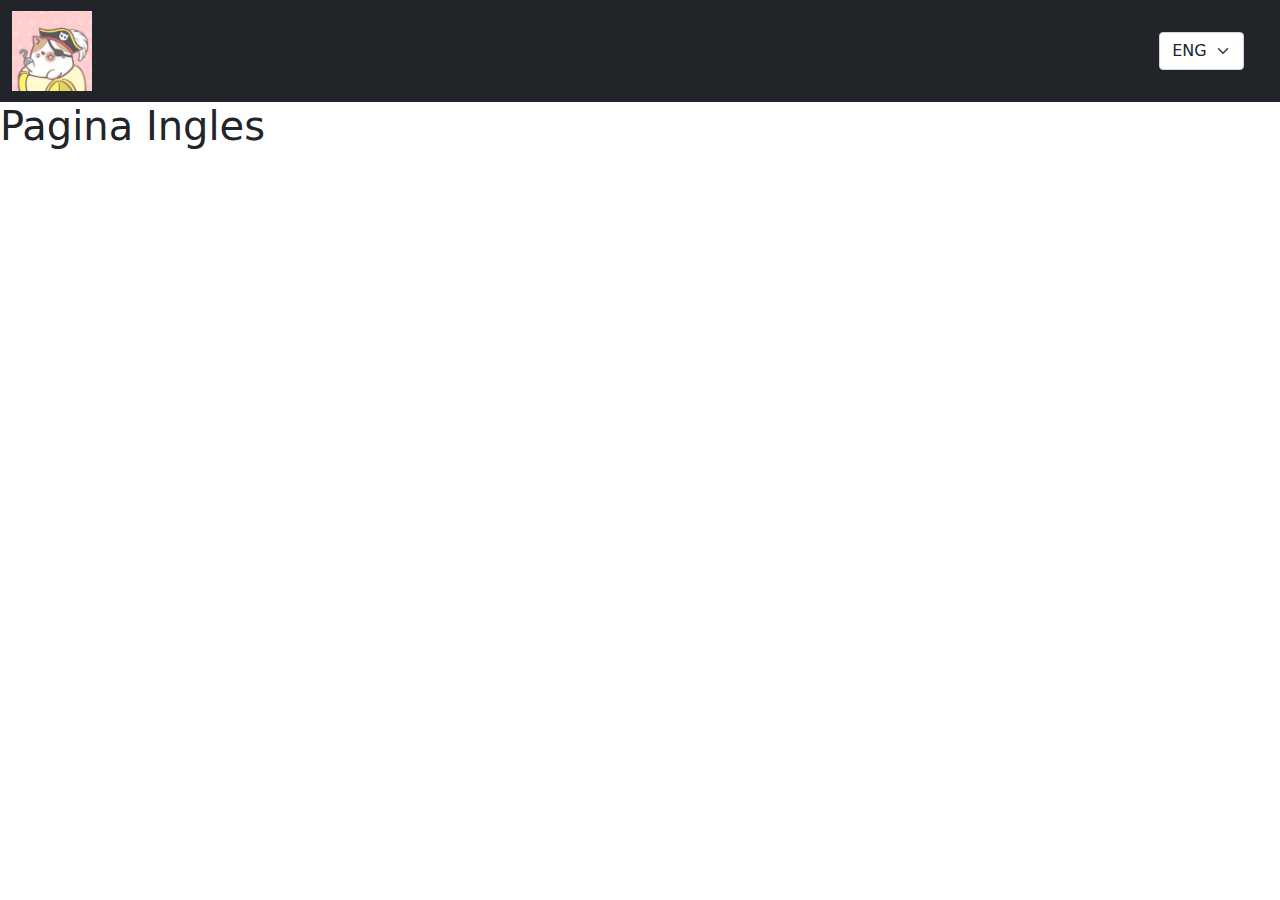
<file: PaginaWeb/maineng.html>
<!DOCTYPE html>
<html lang="en">
<head>
    <meta charset="UTF-8">
    <meta http-equiv="X-UA-Compatible" content="IE=edge">
    <meta name="viewport" content="width=device-width, initial-scale=1.0">
    <link rel="stylesheet" href="boostrap.css">
    <link rel="stylesheet" href="style.css">
    <title>Seguridad Informatica</title>
</head>
<body id="body_focus">
    <nav class="navbar navbar-dark bg-dark">
        <div class="container-fluid">
          <!--Cambiar, era en pruebas-->
            <img src="../img/logo.png" alt="" width="80" height="80" class="d-inline-block align-text-top">

            <h1 id="h_nombre" class="Nombre_h1 m-4"></h1>
          
            <div class="m-4">
                <select class="form-select  text-center" id="option"  aria-label="Default select example">
                   
                    <option  value="esp">ESP</option>
                    <option  value="eng" selected>ENG</option>
                  </select>
            </div>
        </div>
    </nav>
     <h1>Pagina Ingles</h1>
       
      
      
    <script src="main.js"></script>
</body>
</html>
</file>
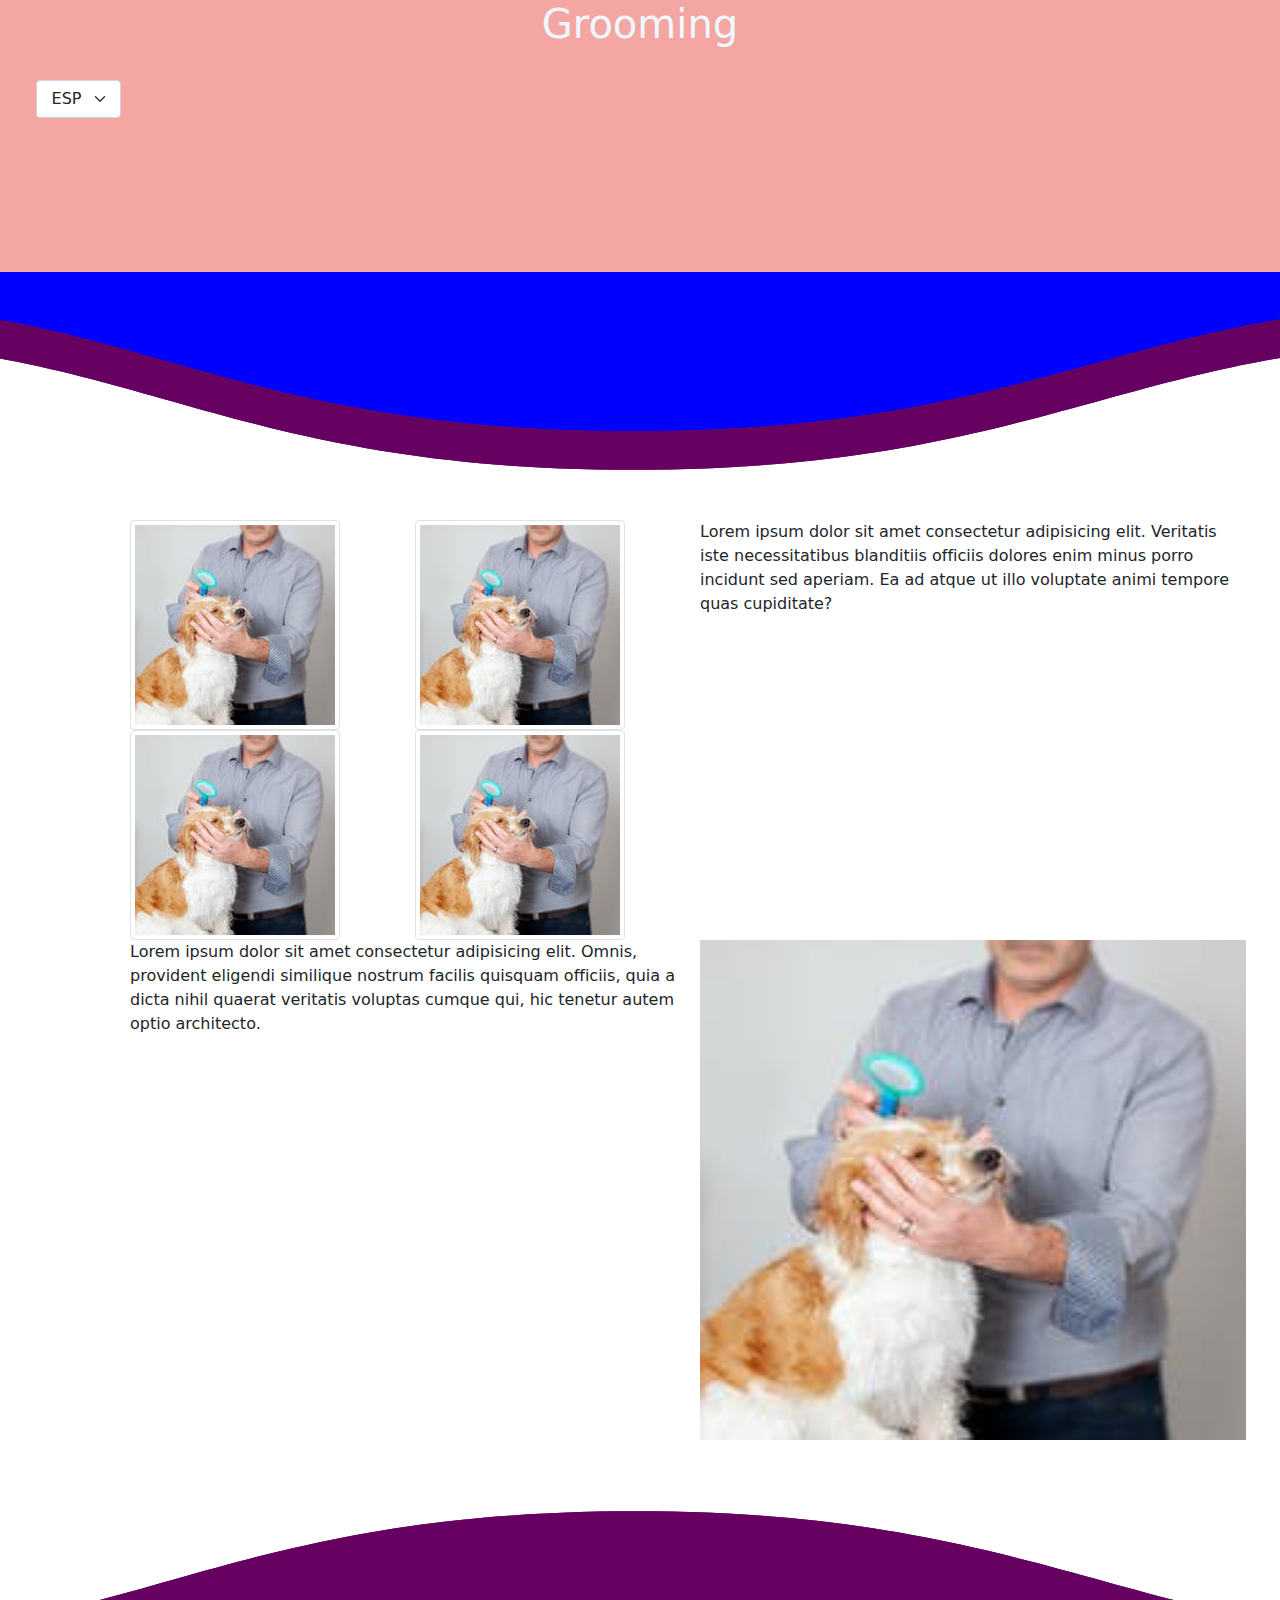
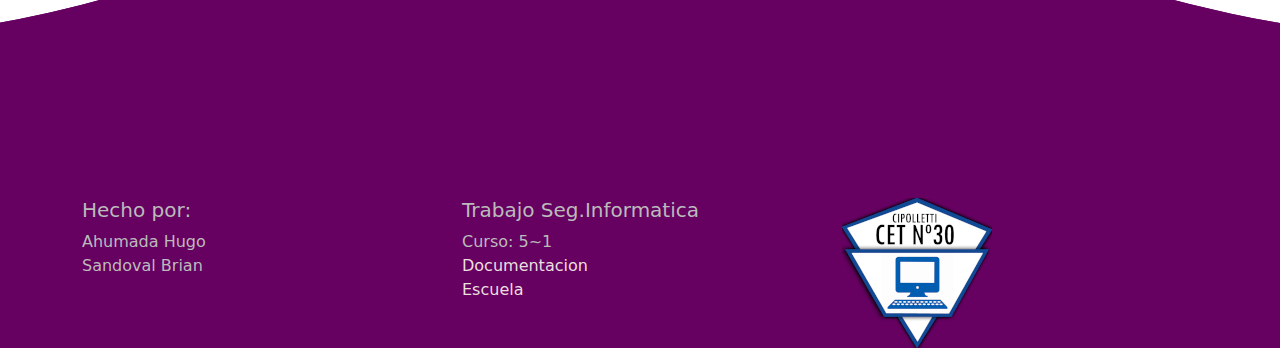
<file: PaginaWeb/esp/groomingesp.html>
<!DOCTYPE html>
<html lang="es">
<head>
    <meta charset="UTF-8">
    <meta http-equiv="X-UA-Compatible" content="IE=edge">
    <meta name="viewport" content="width=device-width, initial-scale=1.0">
    <link rel="stylesheet" href="../boostrap.css">
    <link rel="stylesheet" href="../style.css">
    <title>Seguridad Informatica</title>
</head>
<body id="body_focus">
  <header>
    <nav class="navbar grooming p-0 m">
        <div class="container-fluid">
          <!--Cambiar, era en pruebas-->
            <div class="container">
              <div class="row">                                 
                          <div class="col-md-12 text-center">
                              <h1 class="Nombre_h1 ">Grooming</h1>
                          </div>                   
              </div>
          </div>
            <div class="m-4">
              <select class="form-select  text-center" id="option_grooming"  aria-label="Default select example">
                 
                  <option  value="esp">ESP</option>
                  <option  value="eng">ENG</option>
                </select>
          </div>
        </div>
      </nav>
      
  </header>
    
        
        <div class="cover_grooming">
            <div class="wave_purple"> 
                <div class="bg_grooming"></div>
                <div class="wave_grooming "></div>
                <div class="wave_grooming "></div>
            </div>
            <div class="blue"> 
                <div class="bg_blue"></div>
                <div class="wave_blue "></div>
                <div class="wave_blue "></div>
            </div>
        </div>
        
       
  
   
    <div class="container-fluid m-5">
        <div class="container">
            <div class="row">
                <div class="col-md-6">
                    <div class="row ">
                        <div class="col-md-6"><img src="../../img/dog.jpg" class="img-thumbnail" alt="..."></div>
                        <div class="col-md-6"><img src="../../img/dog.jpg" class="img-thumbnail" alt="..."></div>
                        <div class="col-md-6"><img src="../../img/dog.jpg" class="img-thumbnail" alt="..."></div>
                        <div class="col-md-6"><img src="../../img/dog.jpg" class="img-thumbnail" alt="..."></div>
                    </div>
                </div>
                <div class="col-md-6 ">
                    Lorem ipsum dolor sit amet consectetur adipisicing elit. Veritatis iste necessitatibus blanditiis officiis dolores enim minus porro incidunt sed aperiam. Ea ad atque ut illo voluptate animi tempore quas cupiditate?
                </div>
            </div>
        </div>
        <div class="container">
            <div class="row">
                <div class="col-md-6">
                    Lorem ipsum dolor sit amet consectetur adipisicing elit. Omnis, provident eligendi similique nostrum facilis quisquam officiis, quia a dicta nihil quaerat veritatis voluptas cumque qui, hic tenetur autem optio architecto.
                </div>
                <div class="col-md-6">
                    <img src="../../img/dog.jpg" class="img-fluid imagen_grooming" alt="...">
                </div>
            </div>
        </div>
    </div>
       

  

      
       
      
<div class="cover_footer ">
    <div class="bg_footer"></div>
    <div class="wave_footer"></div>
    <div class="wave_footer"></div>
</div>
<footer>
    <div class="container ">
        <div class="row">
            <div class="col-md-4  text-start">
                <h5>Hecho por:</h5>
                <p>
                    Ahumada Hugo <br>
                    Sandoval Brian
                </p>
            </div>
            
            
            <div class="col-md-4  text-start">
                <h5> Trabajo Seg.Informatica</h5>
                
                <ul class="list-unstyled">
                    <li>Curso: 5~1</li>
                    <li><a href="#">Documentacion</a></li>
                    <li><a href="http://www.cet30.edu.ar/">Escuela</a></li>
                    
                </ul>
            </div>
            <div class="col-md-4">
                <img src="../../img/CET30.png" class="rounded float-start" alt="logo-cet-30">
            </div>
        </div>
    </div>
</footer>
    <script src="../main.js"></script>
</body>
</html>
</file>
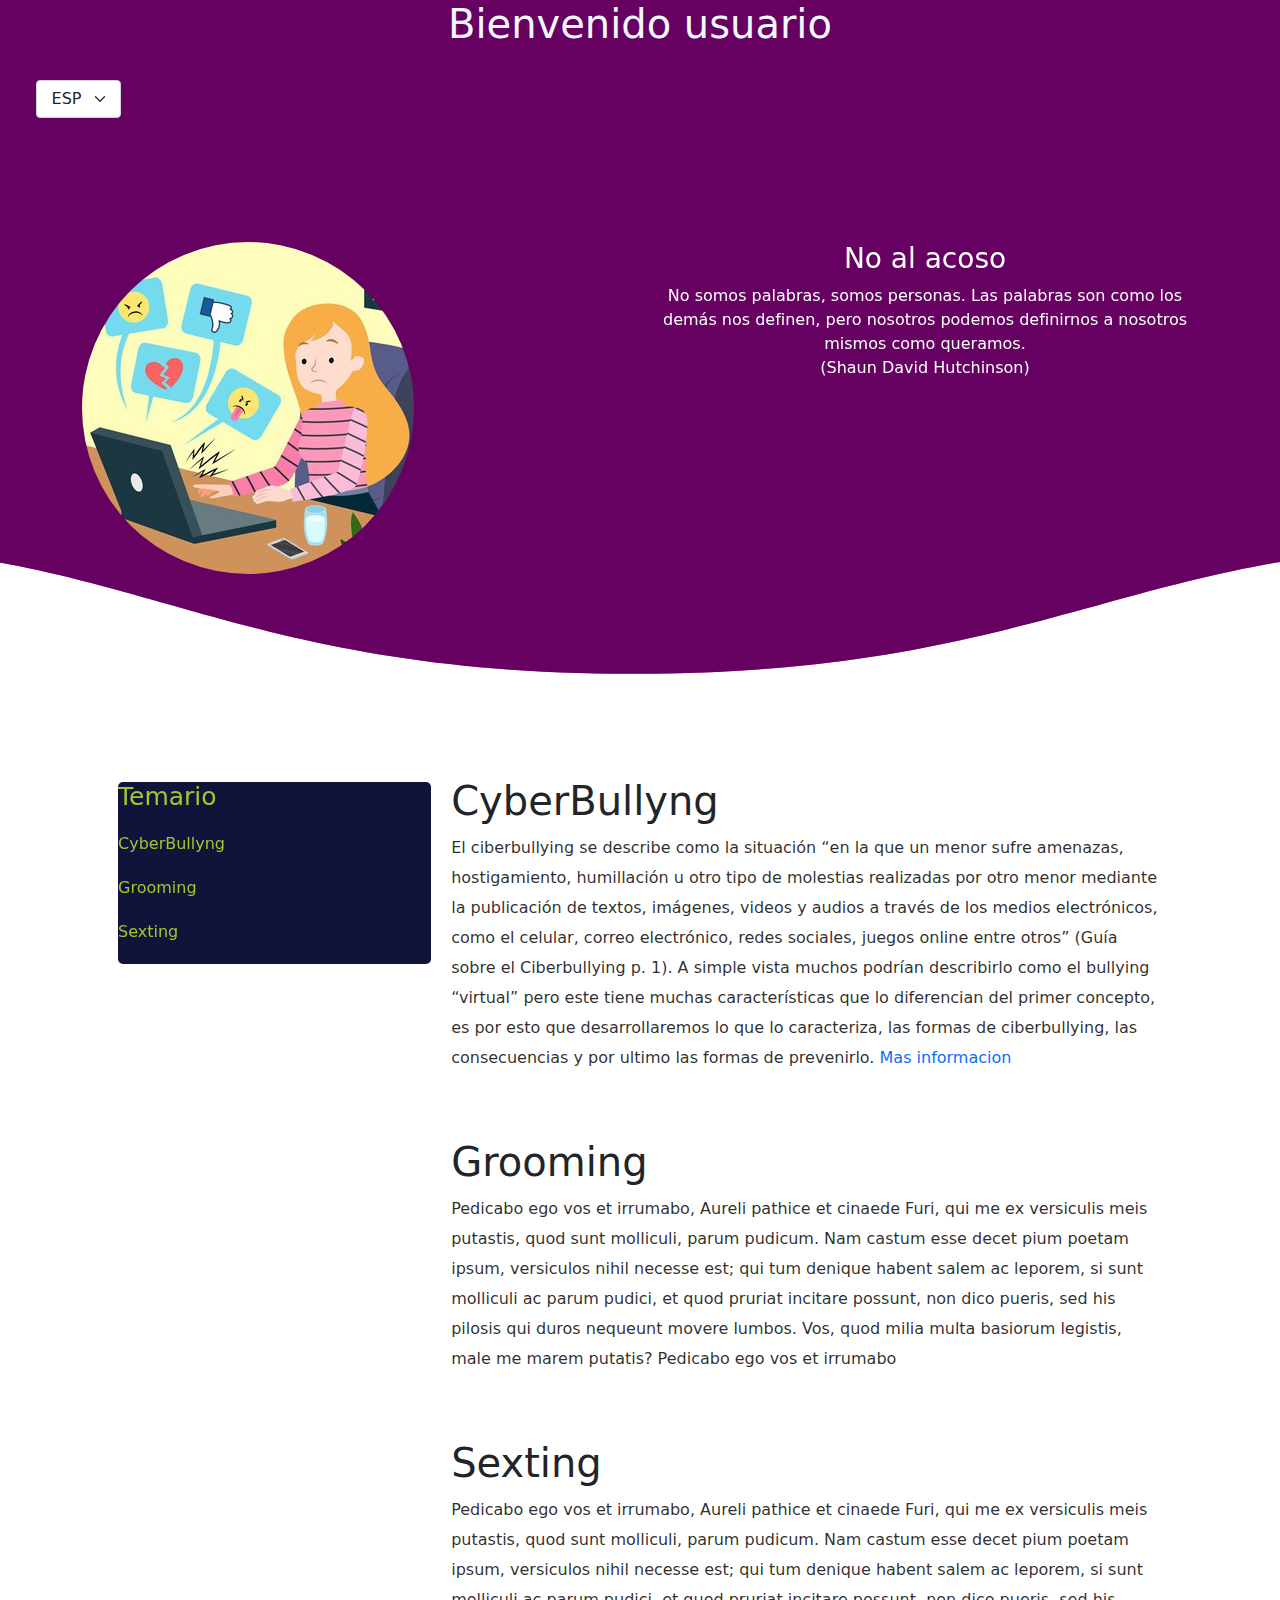
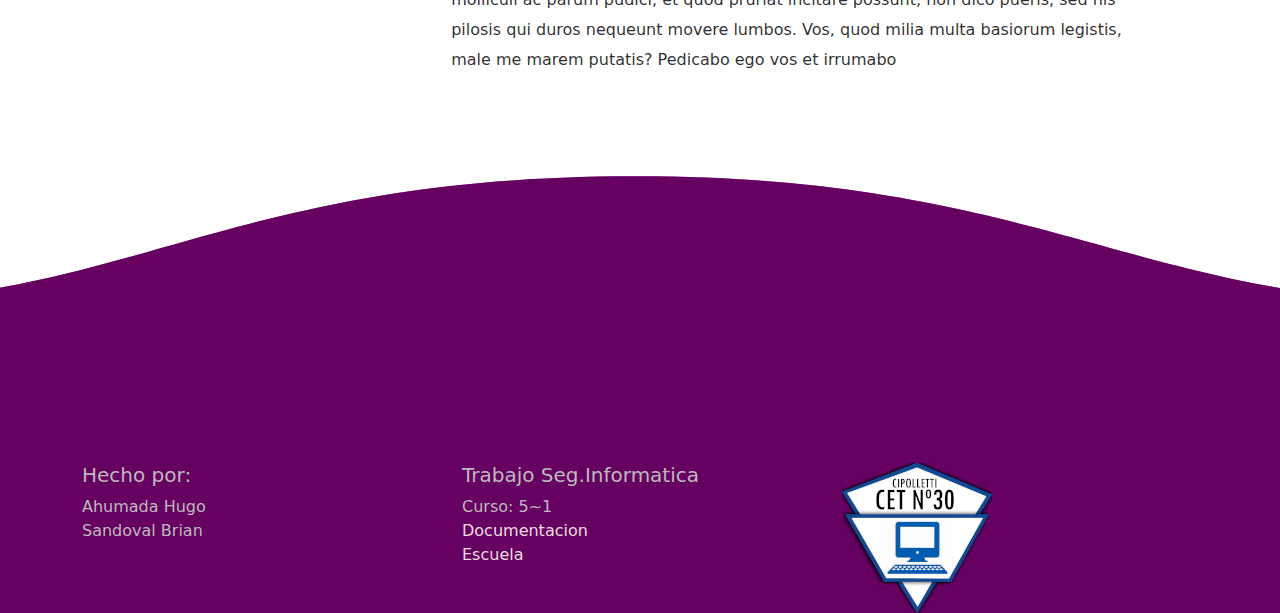
<file: PaginaWeb/esp/main.html>
<!DOCTYPE html>
<html lang="es">
<head>
    <meta charset="UTF-8">
    <meta http-equiv="X-UA-Compatible" content="IE=edge">
    <meta name="viewport" content="width=device-width, initial-scale=1.0">
    <link rel="stylesheet" href="../boostrap.css">
    <link rel="stylesheet" href="../style.css">
    <title>Seguridad Informatica</title>
</head>
<body id="body_focus">
  <header>
    <nav class="navbar p-0 m-0">
        <div class="container-fluid">
          <!--Cambiar, era en pruebas-->
            <div class="container">
              <div class="row">                                 
                          <div class="col-md-12 text-center">
                              <h1 class="Nombre_h1 ">Bienvenido usuario</h1>
                              <h1 id="h_nombre" class="Nombre_h1"></h1>
                          </div>                   
              </div>
          </div>
            <div class="m-4">
              <select class="form-select  text-center" id="option"  aria-label="Default select example">
                 
                  <option  value="esp">ESP</option>
                  <option  value="eng">ENG</option>
                </select>
          </div>
        </div>
      </nav>
      
  </header>
    
        
        <div class="cover">
                <div class="bg_color"></div>
                <div class="wave w1"></div>
                <div class="wave w2"></div>
            <div class="container">
                <div class="row">
                    <div class="col-md-6 caja mt-0 ">
                        
                            <img src="../../img/ImagenMain.jpg"  class="img-fluid imagenmain" alt="">
                        
                    </div>
                    <div class="col-md-6 caja  mt-0   text-center">
                        
                            <h3 class="h3_main">No al acoso</h3>
                            <p class="p_main">No somos palabras, somos personas. Las palabras son como los demás nos definen, pero nosotros podemos definirnos a nosotros mismos como queramos. <br>(Shaun David Hutchinson)</p>
                        
                    </div>
                </div>
            </div>
        </div>
        
       
  <main>
   
    <div class="container d-flex p-5">
       
        <aside>
            <h3 class="titulo">Temario</h3>
            <nav class="indice">
                <a href="#">CyberBullyng</a>
                <a href="#">Grooming</a>
                <a href="#">Sexting</a>
            </nav>
        </aside>
        <div class="informacion">
            <div class="articulo">
                <h1 class="titulo">CyberBullyng</h1>
                <p>El ciberbullying se describe como la situación “en la que un menor sufre amenazas, hostigamiento, humillación u otro tipo de molestias realizadas por otro menor mediante la publicación de textos, imágenes, videos y audios a través de los medios electrónicos, como el celular, correo electrónico, redes sociales, juegos online entre otros” (Guía sobre el Ciberbullying p. 1). A simple vista muchos podrían describirlo como el bullying “virtual” pero este tiene muchas características que lo diferencian del primer concepto, es por esto que desarrollaremos lo que lo caracteriza, las formas de ciberbullying, las consecuencias y por ultimo las formas de prevenirlo. <a href="../esp/ciberbullying/ciberbullying.html"> Mas informacion</a> </p>
            </div>
            <div class="articulo">
                <h1 class="titulo">Grooming</h1>
                <p>Pedicabo ego vos et irrumabo,
                    Aureli pathice et cinaede Furi,
                    qui me ex versiculis meis putastis,
                    quod sunt molliculi, parum pudicum.
                    Nam castum esse decet pium poetam
                    ipsum, versiculos nihil necesse est;
                    qui tum denique habent salem ac leporem,
                    si sunt molliculi ac parum pudici,
                    et quod pruriat incitare possunt,
                    non dico pueris, sed his pilosis
                    qui duros nequeunt movere lumbos.
                    Vos, quod milia multa basiorum
                    legistis, male me marem putatis?
                    Pedicabo ego vos et irrumabo 
            </div>
            <div class="articulo">
                <h1 class="titulo">Sexting</h1>
                <p>Pedicabo ego vos et irrumabo,
                    Aureli pathice et cinaede Furi,
                    qui me ex versiculis meis putastis,
                    quod sunt molliculi, parum pudicum.
                    Nam castum esse decet pium poetam
                    ipsum, versiculos nihil necesse est;
                    qui tum denique habent salem ac leporem,
                    si sunt molliculi ac parum pudici,
                    et quod pruriat incitare possunt,
                    non dico pueris, sed his pilosis
                    qui duros nequeunt movere lumbos.
                    Vos, quod milia multa basiorum
                    legistis, male me marem putatis?
                    Pedicabo ego vos et irrumabo</p>
            </div>
        </div>
    </div>
</main>
  

      
       
      
<div class="cover_footer ">
    <div class="bg_footer"></div>
    <div class="wave_footer w1_footer"></div>
    <div class="wave_footer w2_footer"></div>
</div>
<footer>
    <div class="container ">
        <div class="row">
            <div class="col-md-4  text-start">
                <h5>Hecho por:</h5>
                <p>
                    Ahumada Hugo <br>
                    Sandoval Brian
                </p>
            </div>
            
            
            <div class="col-md-4  text-start">
                <h5> Trabajo Seg.Informatica</h5>
                
                <ul class="list-unstyled">
                    <li>Curso: 5~1</li>
                    <li><a href="#">Documentacion</a></li>
                    <li><a href="http://www.cet30.edu.ar/">Escuela</a></li>
                    
                </ul>
            </div>
            <div class="col-md-4">
                <img src="../../img/CET30.png" class="rounded float-start" alt="logo-cet-30">
            </div>
        </div>
    </div>
</footer>
    <script src="../main.js"></script>
</body>
</html>
</file>
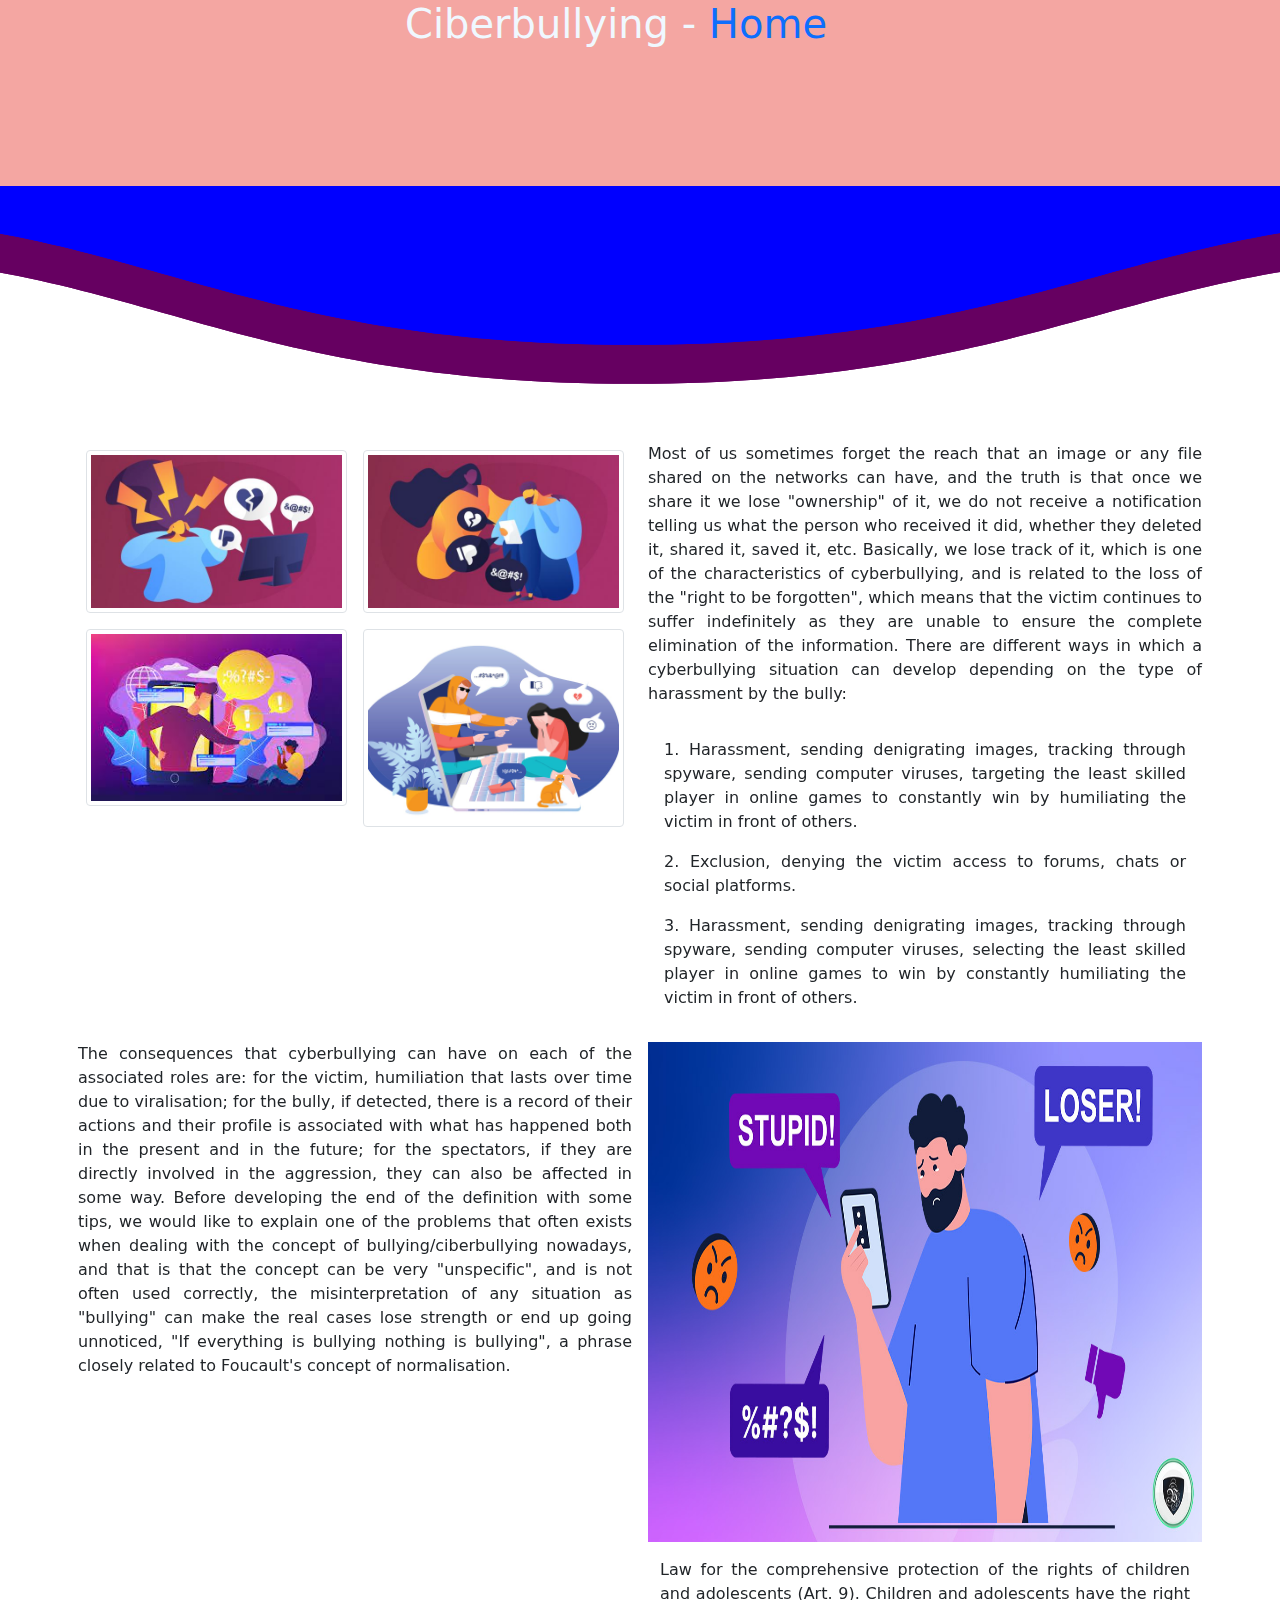
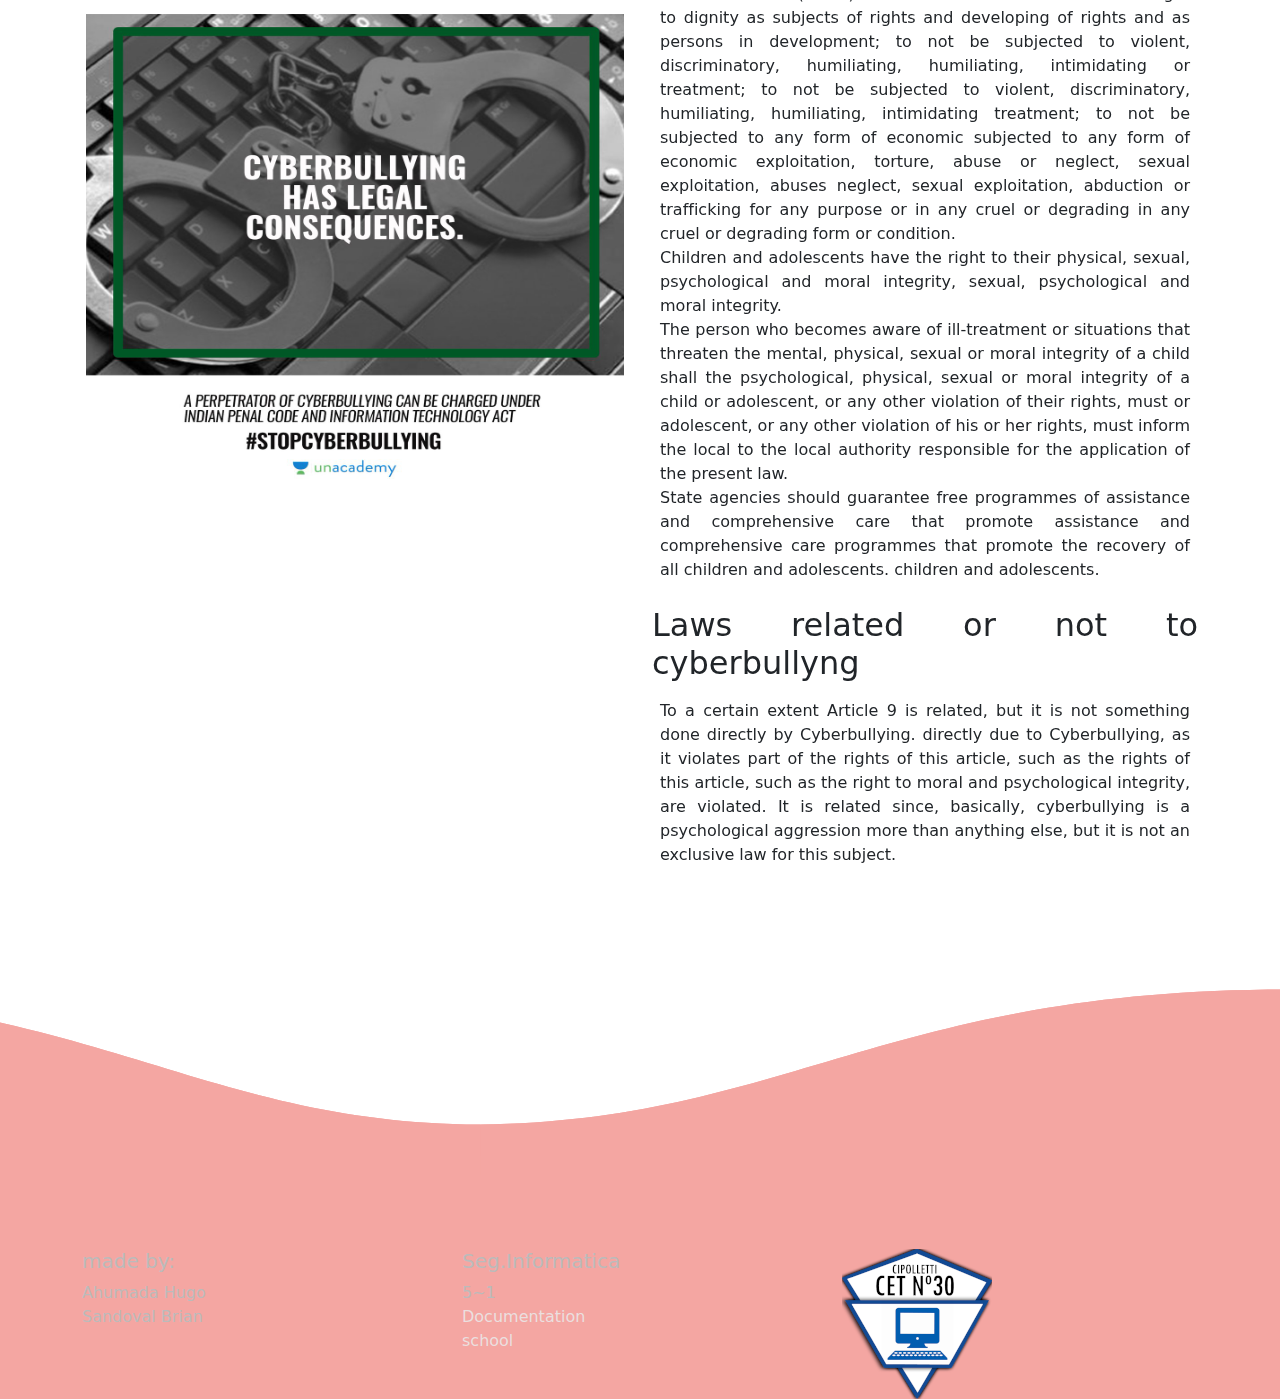
<file: PaginaWeb/Ingles/cbeng.html>
<!DOCTYPE html>
<html lang="es">
<head>
    <meta charset="UTF-8">
    <meta http-equiv="X-UA-Compatible" content="IE=edge">
    <meta name="viewport" content="width=device-width, initial-scale=1.0">
    <link rel="stylesheet" href="../boostrap.css">
    <link rel="stylesheet" href="../style.css">
    <title>Seguridad Informatica</title>
</head>
<body id="body_cb">
  <header>
    <nav class="navbar grooming p-0 m">
        <div class="container-fluid">
          <!--Cambiar, era en pruebas-->
            <div class="container">
              <div class="row">                                 
                          <div class="col-md-12 text-center">
                              <h1 class="Nombre_h1 ">Ciberbullying - <a href="maineng.html">Home</a></h1>
                          </div>                   
              </div>
          </div>
            <div class="m-4">
              
          </div>
        </div>
      </nav>
      
  </header>
    
        
        <div class="cover_grooming ">
            <div class="wave_purple"> 
                <div class="bg_grooming"></div>
                <div class="wave_grooming "></div>
                <div class="wave_grooming "></div>
            </div>
            <div class="blue"> 
                <div class="bg_blue"></div>
                <div class="wave_blue "></div>
                <div class="wave_blue "></div>
            </div>
        </div>
        



        <div class="container-fluid p-5 caja">
     
            <div class="container">
                <div class="row">
                    <div class="col-md-6">
                        <div class="row p-2">
                            <div class="col-md-6 p-2"><img src="../../../img/cb1.jpg" class="img-thumbnail foto" alt="..."></div>
                            <div class="col-md-6 p-2"><img src="../../../img/cb2.jpg" class="img-thumbnail foto"  alt="..."></div>
                            <div class="col-md-6 p-2"><img src="../../../img/cb3.jpg" class="img-thumbnail foto" alt="..."></div>
                            <div class="col-md-6 p-2"><img src="../../../img/cb4.jpg" class="img-thumbnail foto" alt="..."></div>
                        </div>
                    </div>
                    <div class="col-md-6 p-2 ">
                      
                        <p class="texto">
                            Most of us sometimes forget the reach that an image or any file shared on the networks can have, and the truth is that once we share it we lose "ownership" of it, we do not receive a notification telling us what the person who received it did, whether they deleted it, shared it, saved it, etc. Basically, we lose track of it, which is one of the characteristics of cyberbullying, and is related to the loss of the "right to be forgotten", which means that the victim continues to suffer indefinitely as they are unable to ensure the complete elimination of the information.
                            There are different ways in which a cyberbullying situation can develop depending on the type of harassment by the bully:
  
  
                        
                        </p>
                        <ol class="list-group list-group-numbered texto p-2">
                          <li class="m-2">Harassment, sending denigrating images, tracking through spyware, sending computer viruses, targeting the least skilled player in online games to constantly win by humiliating the victim in front of others.</li>
                          <li class="m-2">Exclusion, denying the victim access to forums, chats or social platforms.</li>
                          <li class="m-2">Harassment, sending denigrating images, tracking through spyware, sending computer viruses, selecting the least skilled player in online games to win by constantly humiliating the victim in front of others. </li>
                        </ol>
                    </div>
                </div>
            </div>
            <div class="container">
                <div class="row">
                    <div class="col-md-6 p-2">
                      <p class="texto">
                        The consequences that cyberbullying can have on each of the associated roles are: for the victim, humiliation that lasts over time due to viralisation; for the bully, if detected, there is a record of their actions and their profile is associated with what has happened both in the present and in the future; for the spectators, if they are directly involved in the aggression, they can also be affected in some way.
                        Before developing the end of the definition with some tips, we would like to explain one of the problems that often exists when dealing with the concept of bullying/ciberbullying nowadays, and that is that the concept can be very "unspecific", and is not often used correctly, the misinterpretation of any situation as "bullying" can make the real cases lose strength or end up going unnoticed, "If everything is bullying nothing is bullying", a phrase closely related to Foucault's concept of normalisation.

                        
                      </p>
                    </div>
                    <div class="col-md-6 p-2">
                        <img src="../../../img/loser.jpg" class="img-fluid imagen_grooming" alt="...">
                    </div>
                </div>
            </div>
            <div class="container">
                <div class="row">
                    <div class="col-md-6 p-2 mt-5">
                      <img src="../../img/legal.jpg" class="img-fluid imagen_grooming p-2" alt="...">
                    </div>
                    <div class="col-md-6">
                      <p class="texto p-2">
                        Law for the comprehensive protection of the rights of children and adolescents (Art. 9).
                        Children and adolescents have the right to dignity as subjects of rights and developing
                        of rights and as persons in development; to not be subjected to violent, discriminatory, humiliating, humiliating, intimidating or
                        treatment; to not be subjected to violent, discriminatory, humiliating, humiliating, intimidating treatment; to not be subjected to any form of economic
                        subjected to any form of economic exploitation, torture, abuse or neglect, sexual exploitation, abuses
                        neglect, sexual exploitation, abduction or trafficking for any purpose or in any cruel or degrading
                        in any cruel or degrading form or condition.
                          <br>
                          Children and adolescents have the right to their physical, sexual, psychological and moral integrity,
                          sexual, psychological and moral integrity.
                          <br>
                          The person who becomes aware of ill-treatment or situations that threaten the mental, physical, sexual or moral integrity of a child shall
                          the psychological, physical, sexual or moral integrity of a child or adolescent, or any other violation of their rights, must
                          or adolescent, or any other violation of his or her rights, must inform the local
                          to the local authority responsible for the application of the present law.
                          <br>
                          State agencies should guarantee free programmes of assistance and comprehensive care that promote
                          assistance and comprehensive care programmes that promote the recovery of all children and adolescents.
                          children and adolescents.
                          <br>
                      </p>
                      <h2 class="texto">Laws related or not to cyberbullyng</h3>
                          <p class="texto p-2">
                            To a certain extent Article 9 is related, but it is not something done directly by Cyberbullying.
                            directly due to Cyberbullying, as it violates part of the rights of this article, such as the
                            rights of this article, such as the right to moral and psychological integrity, are violated.
                            It is related since, basically, cyberbullying is a psychological aggression
                            more than anything else, but it is not an exclusive law for this subject.
                          </p>
                    </div>
                </div>
            </div>
          
        </div>
       

  

        <div class="cover_footer ">
            <div class="bg_cb"></div>
            <div class="wave_cb "></div>
            <div class="wave_cb "></div>
        </div>
       

<footer class="footer">
    <div class="container ">
        <div class="row">
            <div class="col-md-4  text-start">
                <h5>made by:</h5>
                <p>
                    Ahumada Hugo <br>
                    Sandoval Brian
                </p>
            </div>
            
            
            <div class="col-md-4  text-start">
                <h5> Seg.Informatica</h5>
                
                <ul class="list-unstyled">
                    <li>5~1</li>
                    <li><a href="#">Documentation</a></li>
                    <li><a href="http://www.cet30.edu.ar/">school</a></li>
                    
                </ul>
            </div>
            <div class="col-md-4">
                <img src="../../img/CET30.png" class="rounded float-start" alt="logo-cet-30">
            </div>
        </div>
    </div>
</footer>
    <script src="../main.js"></script>
</body>
</html>
</file>
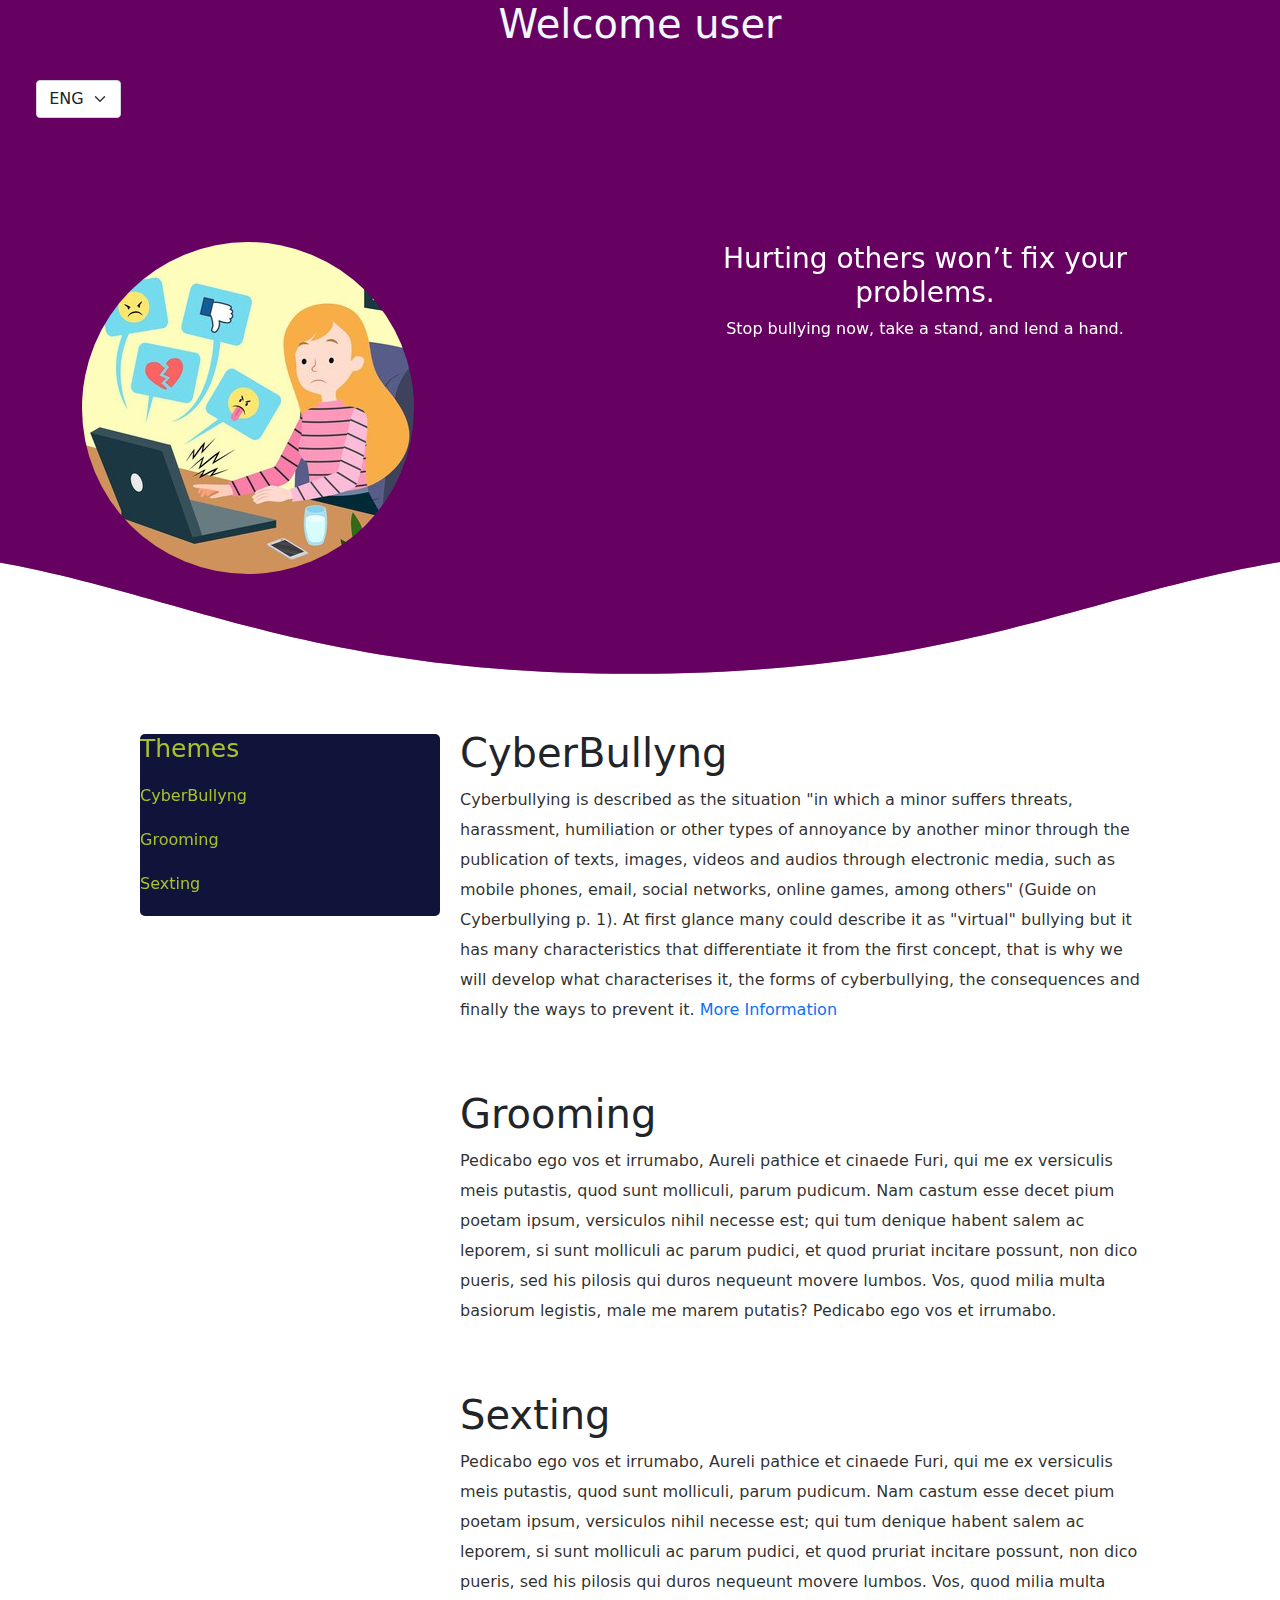
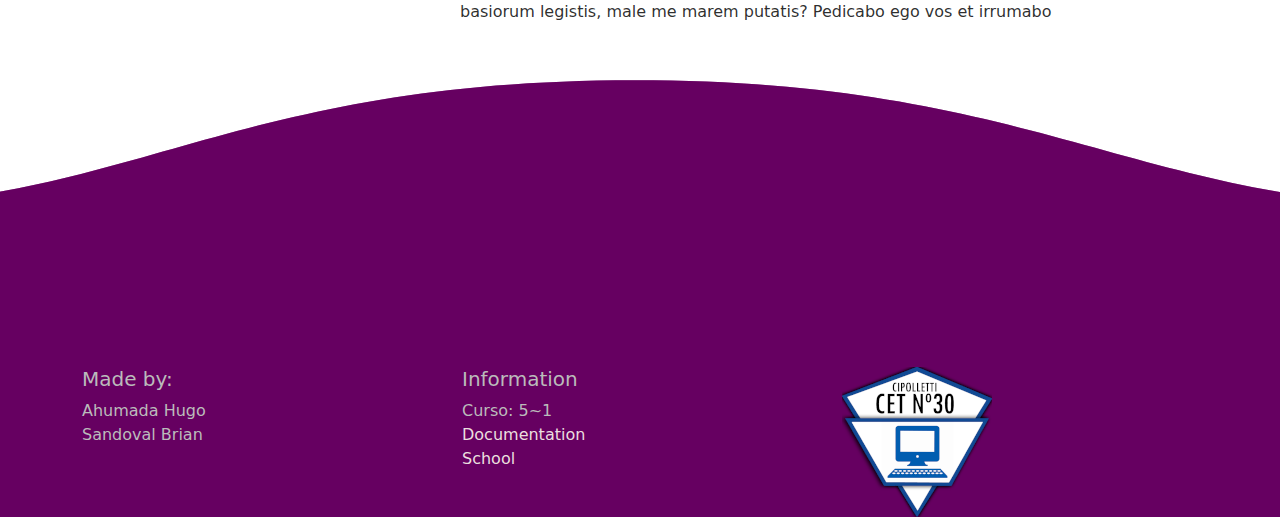
<file: PaginaWeb/Ingles/maineng.html>
<!DOCTYPE html>
<html lang="en">
<head>
    <meta charset="UTF-8">
    <meta http-equiv="X-UA-Compatible" content="IE=edge">
    <meta name="viewport" content="width=device-width, initial-scale=1.0">
    <link rel="stylesheet" href="../boostrap.css">
    <link rel="stylesheet" href="../style.css">
    <title>Seguridad Informatica</title>
</head>
<body id="body_focus">
    <header>
        <nav class="navbar p-0 m-0">
            <div class="container-fluid">
              <!--Cambiar, era en pruebas-->
                <div class="container">
                  <div class="row">                                 
                              <div class="col-md-12 text-center">
                                  <h1 class="Nombre_h1 ">Welcome user</h1>
                                  <h1 id="h_nombre" class="Nombre_h1"></h1>
                              </div>                   
                  </div>
              </div>
                <div class="m-4">
                  <select class="form-select  text-center" id="option"  aria-label="Default select example">
                     
                      <option  value="esp">ESP</option>
                      <option  value="eng" selected>ENG</option>
                    </select>
              </div>
            </div>
          </nav>
          
      </header>
        
            
            <div class="cover">
                    <div class="bg_color"></div>
                    <div class="wave w1"></div>
                    <div class="wave w2"></div>
                <div class="container">
                    <div class="row">
                        <div class="col-md-6 caja mt-0 ">
                            
                                <img src="../../img/ImagenMain.jpg"  class="img-fluid imagenmain" alt="">
                            
                        </div>
                        <div class="col-md-6 caja  mt-0   text-center">
                            
                                <h3 class="h3_main">Hurting others won’t fix your problems.</h3>
                                <p class="p_main">Stop bullying now, take a stand, and lend a hand.</p>
                            
                        </div>
                    </div>
                </div>
            </div>
            
        
    <main>
        <div class="contenedor">
            <aside>
                <h3 class="titulo">Themes</h3>
                <nav class="indice">
                    <a href="#Cb">CyberBullyng</a>
                    <a href="#Grooming">Grooming</a>
                    <a href="#Sexting">Sexting</a>
                </nav>
            </aside>
            <div class="informacion">
                <div class="articulo">
                    <h1 class="titulo" id="Cb">CyberBullyng</h1>
                    <p> Cyberbullying is described as the situation "in which a minor suffers threats, harassment, humiliation or other types of annoyance by another minor through the publication of texts, images, videos and audios through electronic media, such as mobile phones, email, social networks, online games, among others" (Guide on Cyberbullying p. 1). At first glance many could describe it as "virtual" bullying but it has many characteristics that differentiate it from the first concept, that is why we will develop what characterises it, the forms of cyberbullying, the consequences and finally the ways to prevent it.
                        <a href="cbeng.html">More Information</a>
                    </p>
                </div>
                <div class="articulo">
                    <h1 class="titulo" id="Grooming">Grooming</h1>
                    <p>Pedicabo ego vos et irrumabo,
                        Aureli pathice et cinaede Furi,
                        qui me ex versiculis meis putastis,
                        quod sunt molliculi, parum pudicum.
                        Nam castum esse decet pium poetam
                        ipsum, versiculos nihil necesse est;
                        qui tum denique habent salem ac leporem,
                        si sunt molliculi ac parum pudici,
                        et quod pruriat incitare possunt,
                        non dico pueris, sed his pilosis
                        qui duros nequeunt movere lumbos.
                        Vos, quod milia multa basiorum
                        legistis, male me marem putatis?
                        Pedicabo ego vos et irrumabo.
                </div>
                <div class="articulo">
                    <h1 class="titulo" id="Sexting">Sexting</h1>
                    <p>Pedicabo ego vos et irrumabo,
                        Aureli pathice et cinaede Furi,
                        qui me ex versiculis meis putastis,
                        quod sunt molliculi, parum pudicum.
                        Nam castum esse decet pium poetam
                        ipsum, versiculos nihil necesse est;
                        qui tum denique habent salem ac leporem,
                        si sunt molliculi ac parum pudici,
                        et quod pruriat incitare possunt,
                        non dico pueris, sed his pilosis
                        qui duros nequeunt movere lumbos.
                        Vos, quod milia multa basiorum
                        legistis, male me marem putatis?
                        Pedicabo ego vos et irrumabo</p>
                </div>
            </div>
        </div>
    </main>
      
    
        <div class="cover_footer ">
            <div class="bg_footer"></div>
            <div class="wave_footer w1_footer"></div>
            <div class="wave_footer w2_footer"></div>
        </div>
        <footer>
            <div class="container ">
                <div class="row">
                    <div class="col-md-4  text-start">
                        <h5>Made by:</h5>
                        <p>
                            Ahumada Hugo <br>
                            Sandoval Brian
                        </p>
                    </div>
                    
                    
                    <div class="col-md-4  text-start">
                        <h5> Information</h5>
                        
                        <ul class="list-unstyled">
                            <li>Curso: 5~1</li>
                            <li><a href="#">Documentation</a></li>
                            <li><a href="http://www.cet30.edu.ar/">School</a></li>
                            
                        </ul>
                    </div>
                    <div class="col-md-4">
                        <img src="../../img/CET30.png" class="rounded float-start" alt="logo-cet-30">
                    </div>
                </div>
            </div>
        </footer>
      
    <script src="../main.js"></script>
</body>
</html>
</file>
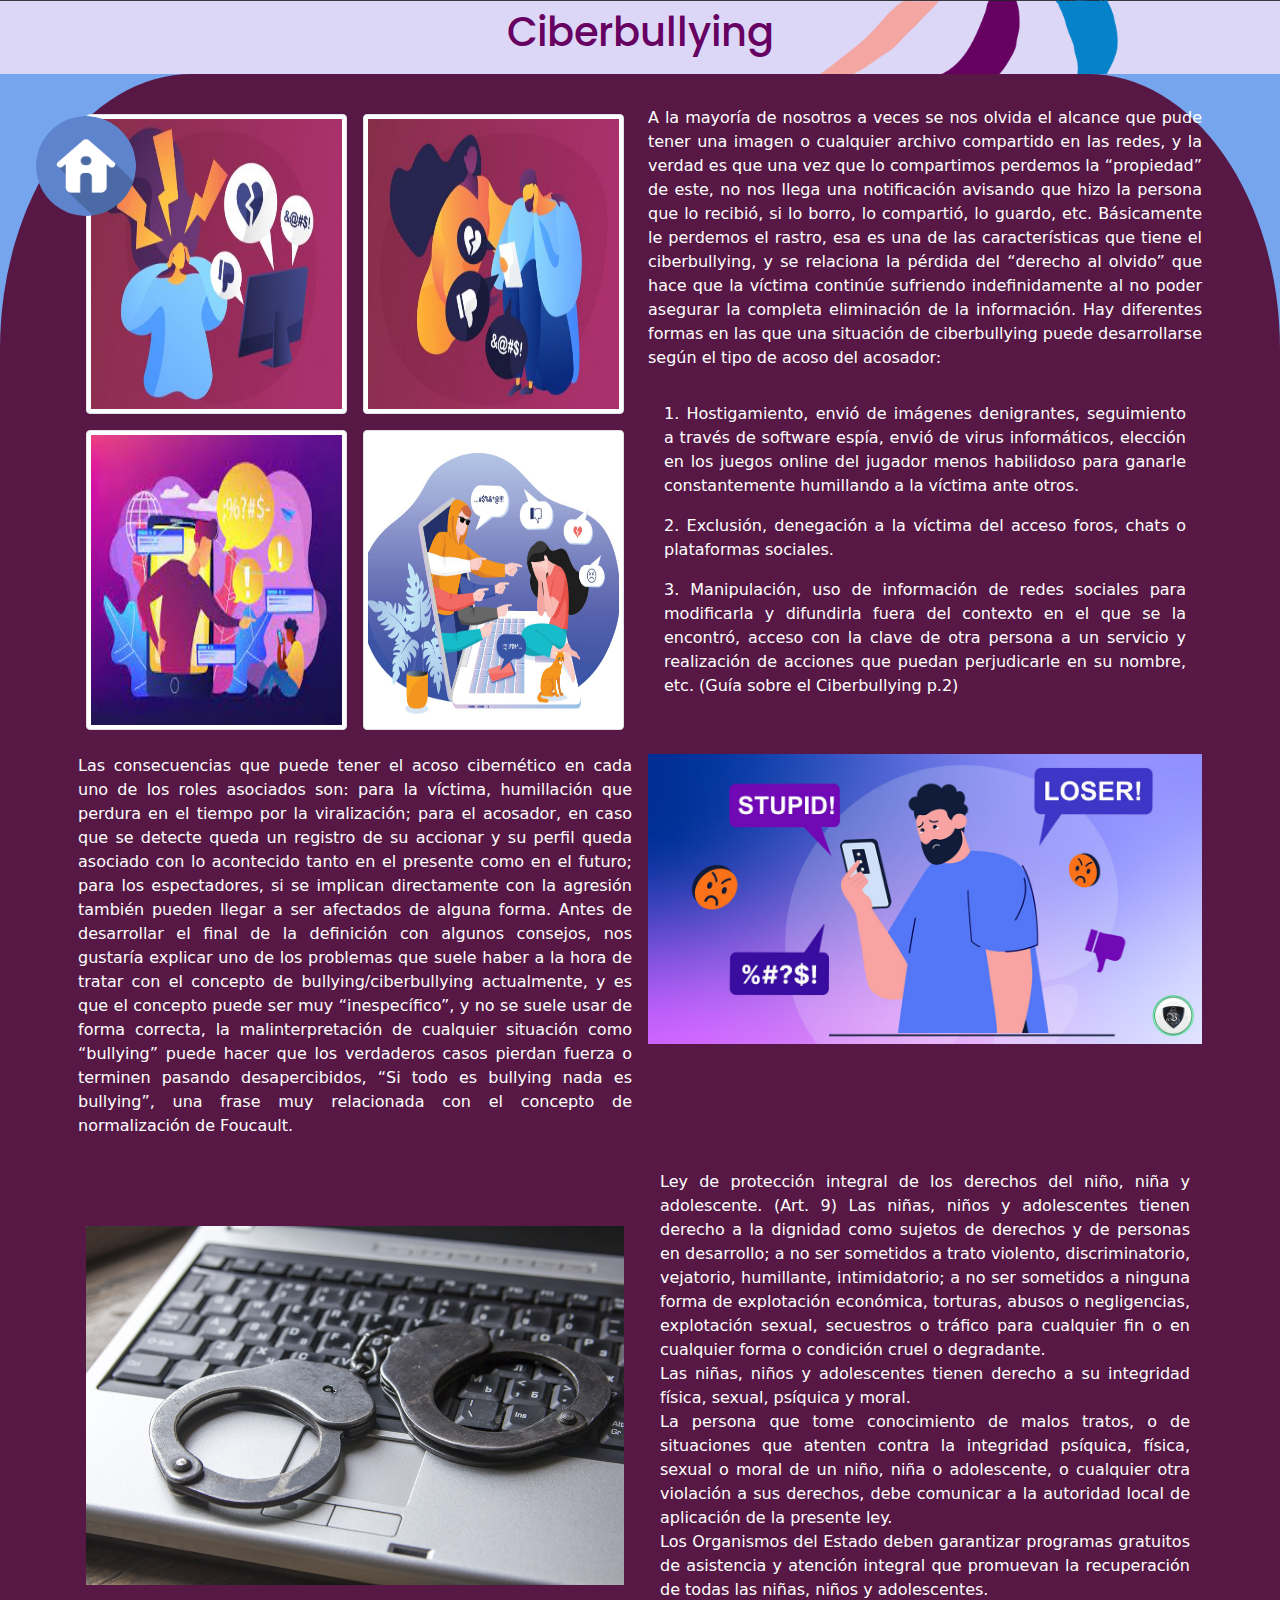
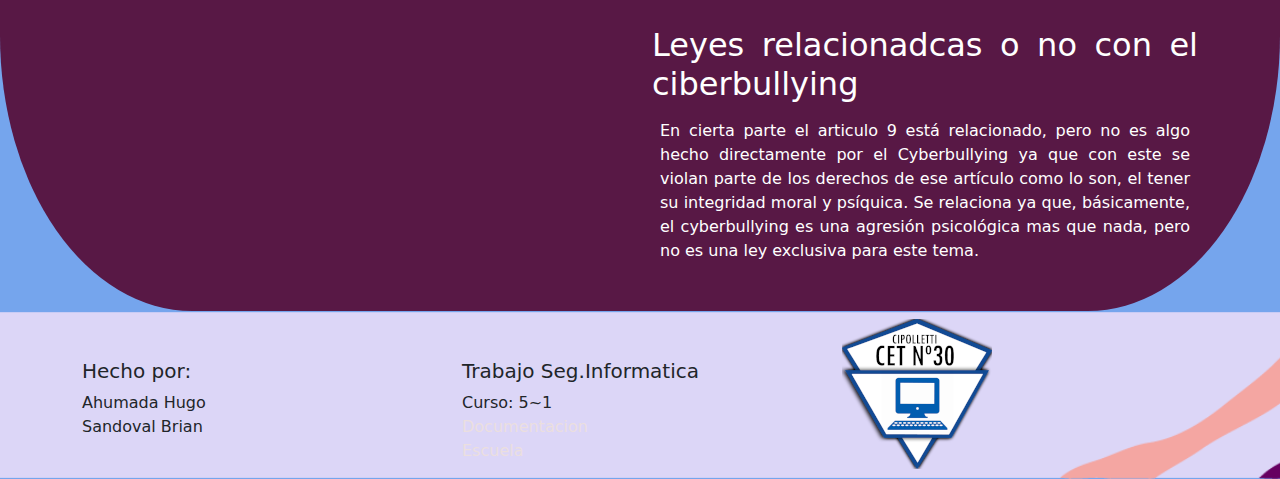
<file: PaginaWeb/esp/ciberbullying/ciberbullying.html>
<!DOCTYPE html>
<html lang="en">
<head>
    <meta charset="UTF-8">
    <meta http-equiv="X-UA-Compatible" content="IE=edge">
    <link rel="stylesheet" href="../../boostrap.css">
    <link rel="stylesheet" href="style.css">
    <link rel="preconnect" href="https://fonts.googleapis.com">
    <link rel="preconnect" href="https://fonts.gstatic.com" crossorigin>
    <link href="https://fonts.googleapis.com/css2?family=Poppins&display=swap" rel="stylesheet">
    <meta name="viewport" content="width=device-width, initial-scale=1.0">
    <title>Document</title>
</head>
<body>  
    <header>
        <nav class="navbar navbar-dark bg-dark">
            <div class="container-fluid">
              <!--Cambiar, era en pruebas-->
                <div class="container">
                  <div class="row">
                      <div class="col-md-12">
                          <div class="row">
                              <div class="col-md-12">
                                  <h1 class="Nombre_h1 text-center">Ciberbullying</h1>
                                  <h1 id="h_nombre" class="Nombre_h1"></h1>
                              </div>
                          </div>
                      </div>
                  </div>
              </div>
                <div class="m-4 " >
                  <a href="../main.html"><img src="../../../img/home.ico" class="icono"></a>
              </div>
            </div>
          </nav>
    </header>
    <div class="container-fluid p-4 caja">
     
          <div class="container">
              <div class="row">
                  <div class="col-md-6">
                      <div class="row p-2">
                          <div class="col-md-6 p-2"><img src="../../../img/cb1.jpg" class="img-thumbnail foto" alt="..."></div>
                          <div class="col-md-6 p-2"><img src="../../../img/cb2.jpg" class="img-thumbnail foto"  alt="..."></div>
                          <div class="col-md-6 p-2"><img src="../../../img/cb3.jpg" class="img-thumbnail foto" alt="..."></div>
                          <div class="col-md-6 p-2"><img src="../../../img/cb4.jpg" class="img-thumbnail foto" alt="..."></div>
                      </div>
                  </div>
                  <div class="col-md-6 p-2 ">
                    
                      <p class="texto">
                        A la mayoría de nosotros a veces se nos olvida el alcance que pude tener una imagen o cualquier archivo compartido en las redes, y la verdad es que una vez que lo compartimos perdemos la “propiedad” de este, no nos llega una notificación avisando que hizo la persona que lo recibió, si lo borro, lo compartió, lo guardo, etc. Básicamente le perdemos el rastro, esa es una de las características que tiene el ciberbullying, y se relaciona la pérdida del “derecho al olvido” que hace que la víctima continúe sufriendo indefinidamente al no poder asegurar la completa eliminación de la información.
                        Hay diferentes formas en las que una situación de ciberbullying puede desarrollarse según el tipo de acoso del acosador:
                      
                      </p>
                      <ol class="list-group list-group-numbered texto p-2">
                        <li class="m-2">Hostigamiento, envió de imágenes denigrantes, seguimiento a través de software espía, envió de virus informáticos, elección en los juegos online del jugador menos habilidoso para ganarle constantemente humillando a la víctima ante otros.</li>
                        <li class="m-2">Exclusión, denegación a la víctima del acceso foros, chats o plataformas sociales.</li>
                        <li class="m-2"> Manipulación, uso de información de redes sociales para modificarla y difundirla fuera del contexto en el que se la encontró, acceso con la clave de otra persona a un servicio y realización de acciones que puedan perjudicarle en su nombre, etc. 
                          (Guía sobre el Ciberbullying p.2)</li>
                      </ol>
                  </div>
              </div>
          </div>
          <div class="container">
              <div class="row">
                  <div class="col-md-6 p-2">
                    <p class="texto">
                      Las consecuencias que puede tener el acoso cibernético en cada uno de los roles asociados son: para la víctima, humillación que perdura en el tiempo por la viralización; para el acosador, en caso que se detecte queda un registro de su accionar y su perfil queda asociado con lo acontecido tanto en el presente como en el futuro; para los espectadores, si se implican directamente con la agresión también pueden llegar a ser afectados de alguna forma.
                      Antes de desarrollar el final de la definición con algunos consejos, nos gustaría explicar uno de los problemas que suele haber a la hora de tratar con el concepto de bullying/ciberbullying actualmente, y es que el concepto puede ser muy “inespecífico”, y no se suele usar de forma correcta, la malinterpretación de cualquier situación como “bullying” puede hacer que los verdaderos casos pierdan fuerza o terminen pasando desapercibidos, “Si todo es bullying nada es bullying”, una frase muy relacionada con el concepto de normalización de Foucault.
                      
                    </p>
                  </div>
                  <div class="col-md-6 p-2">
                      <img src="../../../img/loser.jpg" class="img-fluid imagen_grooming" alt="...">
                  </div>
              </div>
          </div>
          <div class="container">
              <div class="row">
                  <div class="col-md-6 p-2 mt-5">
                    <img src="../../../img/The_legal_consequences_of_cyberbullying.jpg" class="img-fluid imagen_grooming p-2" alt="...">
                  </div>
                  <div class="col-md-6">
                    <p class="texto p-2">
                        Ley de protección integral de los derechos del niño, niña y adolescente. (Art. 9)
                        Las niñas, niños y adolescentes tienen derecho a la dignidad como sujetos
                        de derechos y de personas en desarrollo; a no ser sometidos a trato
                        violento, discriminatorio, vejatorio, humillante, intimidatorio; a no ser
                        sometidos a ninguna forma de explotación económica, torturas, abusos o
                        negligencias, explotación sexual, secuestros o tráfico para cualquier fin o
                        en cualquier forma o condición cruel o degradante.
                        <br>
                        Las niñas, niños y adolescentes tienen derecho a su integridad física,
                        sexual, psíquica y moral.
                        <br>
                        La persona que tome conocimiento de malos tratos, o de situaciones que
                        atenten contra la integridad psíquica, física, sexual o moral de un niño, niña
                        o adolescente, o cualquier otra violación a sus derechos, debe comunicar
                        a la autoridad local de aplicación de la presente ley.
                        <br>
                        Los Organismos del Estado deben garantizar programas gratuitos de
                        asistencia y atención integral que promuevan la recuperación de todas las
                        niñas, niños y adolescentes.
                        <br>
                    </p>
                    <h2 class="texto">Leyes relacionadcas o no con el ciberbullying</h3>
                        <p class="texto p-2">
                            En cierta parte el articulo 9 está relacionado, pero no es algo hecho
                            directamente por el Cyberbullying ya que con este se violan parte de los
                            derechos de ese artículo como lo son, el tener su integridad moral y psíquica.
                            Se relaciona ya que, básicamente, el cyberbullying es una agresión psicológica
                            mas que nada, pero no es una ley exclusiva para este tema.
                        </p>
                  </div>
              </div>
          </div>
        
      </div>

    <footer>
      <div class="container">
          <div class="row">
              <div class="col-md-4 mt-5  text-start">
                  <h5>Hecho por:</h5>
                  <p>
                      Ahumada Hugo <br>
                      Sandoval Brian
                  </p>
              </div>
              
              
              <div class="col-md-4 mt-5 text-start">
                  <h5> Trabajo Seg.Informatica</h5>
                  
                  <ul class="list-unstyled">
                      <li>Curso: 5~1</li>
                      <li><a href="#">Documentacion</a></li>
                      <li><a href="#">Escuela</a></li>
                      
                  </ul>
              </div>
              <div class="col-md-4 mt-2">
                  <img src="../../../img/CET30.png" class="rounded float-start" alt="logo-cet-30">
              </div>
          </div>
      </div>
  </footer>
</body>
</html>
</file>
<file: PaginaWeb/style.css>
/*Generales*/
*{
    border: 0;
    margin: 0;
    padding: 0;
}
a{
    text-decoration: none;
    outline: none;
}
a:hover{
    text-decoration: underline;
}


/*Pagina inicio*/
.login{
    height: auto;
    width: 350px;
    background-color: rgba(19, 18, 18, 0.411);
  }
.logoinicio{
    border-radius: 50%;
}
.h1-signin{
    color: white;
}
.fondologin{
    background-image: url(../img/log-in\(just-background\).png);
    background-repeat: no-repeat;
    background-size:cover;
    backface-visibility: inherit;
}
/*Nombre de usuario imprimido en header*/
.Nombre_h1{
    color: aliceblue;
}
/*header*/
.navbar{
    background-color: #660061 ;
    position: sticky;
    top: 0;
}
.imagen-header{
    box-shadow: 0px 6px 5px rgb(7, 7, 7);
    vertical-align: top;
    object-fit: cover;
    object-position: 0 bottom;
}



/*Main*/
.contenedor{
    max-width: 1000px;
	width: 90%;
	margin: auto;
	display: flex;
    /*distribuyo el espacio entre los items indice y toda la data*/
	justify-content: space-between;
}

main .informacion p {
    margin-bottom: 30px;
    line-height: 30px;
    color: rgba(0, 0, 0, 0.829);
}
main .informacion .titulo{
    padding-top: 35px;
}
/*indice*/
aside{
    min-width: 30%;
    margin: 40px 20px 20px 0;
    height: 100%;
    background-color: rgb(17, 20, 58);
    border-radius: 5px;
    position: sticky;
    top: 25px;
}

aside .titulo{
    font-size: 25px;
    margin-bottom: 20px;
    color: rgb(167, 194, 45);
}

aside .indice a{
    display: block;
    margin-bottom: 20px;
    color: rgb(167, 194, 45);
}


/*Footer*/


  footer {
    background-color: #660061;
    color: #bbb;
  }
  
  footer a {
    color: rgb(235, 223, 223);
    text-decoration:none;
  }
  
  footer a:hover, footer a:focus {
    color: white;
    text-decoration:none;
    border-bottom:1px dotted white;
  }
  


  /*Intento olas*/
 /*parametros de size de todo en general*/
 

.cover{
    width: 100%;
    padding-bottom: 120px;
    padding-top: 100px;
    position: relative;
    /*Todo lo que sobrepase el navegador se oculta*/
    overflow: hidden;
}
  .bg_color{
      width: 100%;
      height: 70%;
      background-color: #660061 ;
      /*Position para que aparezca y el 0 para que este pegado al top de la pag*/
      position: absolute;
      top: 0;
  }
  .wave{
      width: 600%;
      height: 70%;
      position: absolute;
      top: 150px;
      left: 0;
      background-image: url('../img/intento.svg');
      background-position: bottom;
  } 
  .w1{
      /*Dura 7segundos sin hacer pausas, infinitamente*/
    animation: w1 10s linear infinite;
  }
  /*animacion desplazamiento dura 7s y que no sea constante e infinito, le agrego opacidad pa que no que se note la animation desplazamiento*/
  .w2{
      /*el -.125 es para darle un delay, fijate cambiarlo*/
    animation: w2 10s linear -.125s infinite, desplazamiento 7s ease -.125s infinite;
    opacity: 0.5;
  }
  /*Uso keyframe para punto de start y end, cuando este en 0% se le asiga un ML de 0, y cuando este en 100, que se desplace -1600px*/
  @keyframes w1 {
    0%{
        margin-left: 0;
    }
    100%{
        margin-left: -1600px;
    }
}

@keyframes w2 {
    0%{
        margin-left: 0;
    }
    100%{
        margin-left: -1600px;
    }
}
/*cuando este al 0 y al 100 se transforme y se desplace en eje Y, en 50 sea mayor*/
@keyframes desplazamiento {
    0%, 100%{
        transform: translateY(-15px);
    }

    50%{
        transform: translateY(15px);
    }
    
}
/*footer*/
.cover_footer{
    width: 100%;
    height: 70%;
    padding-bottom: 140px;
    padding-top: 170px;
    position: relative;
    overflow: hidden;
}
.bg_footer{
    width: 100%;
    height: 30%;
    background-color: #660061 ;
    position: absolute;
   bottom: 0;
}
.wave_footer{
    width: 600%;
    height: 70%;
    position: absolute;
    top: 0px;
    left: 0;
    background-image: url('../img/drawing.svg');
    background-position: bottom;
} 

.w1_footer{
    
  animation: w1 15s linear infinite;
}

.w2_footer{
    
  animation: w2 15s linear -.125s infinite, desplazamiento_footer 8s ease -.125s infinite;
  opacity: 0.5;
}

@keyframes w1_footer {
  0%{
      margin-left: 0;
  }
  100%{
      margin-left: -1600px;
  }
}

@keyframes w2_footer {
  0%{
      margin-left: 0;
  }
  100%{
      margin-left: -1600px;
  }
}

@keyframes desplazamiento_footer {
  0%, 100%{
      transform: translateY(-15px);
  }

  50%{
      transform: translateY(15px);
  }
  
}
/*Pruebas poner cosas sobre wave*/
.caja{
    position: relative;
}

.imagenmain{
    border-radius: 50%;
    
}

.h3_main{
    
    color: white;
}
.p_main{
    color: white;
}

/*Desinf for Cb eng*/
.grooming{
    background-color: #F4A6A2 ; ;;
}
.bg_grooming{
    width: 100%;
      height: 60%;
      background-color: #660061 ;
      position: absolute;
      top: 0;
}
.cover_grooming{
    width: 100%;
    height: 70%;
    padding-bottom: 160px;
    padding-top: 170px;
    position: relative;
    overflow: hidden;
}

.wave_grooming{
    width: 600%;
    height: 55%;
    position: absolute;
    top: 150px;
    left: 0;
    background-image: url('../img/intento.svg');
    background-position: bottom;
}
.footer{
    background-color: #F4A6A2 ;
}
/*wave*/
.bg_blue{
    width: 100%;
      height: 45%;
      background-color: #F4A6A2 ;
      position: absolute;
      top: 0;
}
.cover_blue{
    width: 100%;
    height: 70%;
    padding-bottom: 160px;
    padding-top: 190px;
    position: relative;
    overflow: hidden;
}

.wave_blue{
    width: 600%;
    height: 50%;
    position: absolute;
    top: 130px;
    left: 0;
    background-image: url('../img/waveblue.svg');
    background-position: bottom;
}

.bg_cb{
    width: 100%;
    height: 30%;
    background-color: #F4A6A2 ;
    position: absolute;
   bottom: 0;
}
.wave_cb{
    width: 700%;
    height: 60%;
    position: absolute;
    top: 50px;
    left: 0;
    background-image: url('../img/cbwavefooter.svg');
    background-position: bottom;
}
.imagen_grooming{
    height: 500px;
    width: 1000px;
}

.texto{
    text-align: justify;
}
</file>
<file: PaginaWeb/esp/ciberbullying/style.css>
*{
    border: 0;
    margin: 0;
    padding: 0;
}
a{
    text-decoration: none;
    outline: none;
}
a:hover{
    text-decoration: underline;
}

.Nombre_h1{
    color: #660061;
    padding-bottom: 0.8vw;
    font-family: 'Poppins', sans-serif;
}

/*header*/
.navbar{
    width:auto;
    height:5.8vw;
    background-image: url("nav-bar.png");
    background-repeat: no-repeat;
    background-size: cover;
    position: sticky;
    top: 0;
}

footer {
    width:100%;
    height:auto;
    background-image: url("nav-bar.png");
    background-repeat: no-repeat;
    background-size: cover;
    bottom: 0;
  }
  
  footer a {
    color: rgb(235, 223, 223);
    text-decoration:none;
  }
  
  footer a:hover, footer a:focus {
    color: white;
    text-decoration:none;
    border-bottom:1px dotted white;
  }

  .icono{
      width: 100px;
      height: 100px;
      border-radius: 50%;
  }
  
  .foto{
      width: 350px;
      height: 300px;
  }
  
  .texto{
      text-align: justify;
      color: white;
  }
  .caja{
        border-radius: 15%;
      background-color: #581845;
  }
  body{
      background-color:#2873e3a4 ;
  }

  .imagen_grooming{
      width: auto;
      height: auto;
    
  }
</file>
<file: PaginaWeb/boostrap.css>
@charset "UTF-8";/*!
 * Bootstrap v5.1.3 (https://getbootstrap.com/)
 * Copyright 2011-2021 The Bootstrap Authors
 * Copyright 2011-2021 Twitter, Inc.
 * Licensed under MIT (https://github.com/twbs/bootstrap/blob/main/LICENSE)
 */:root{--bs-blue:#0d6efd;--bs-indigo:#6610f2;--bs-purple:#6f42c1;--bs-pink:#d63384;--bs-red:#dc3545;--bs-orange:#fd7e14;--bs-yellow:#ffc107;--bs-green:#198754;--bs-teal:#20c997;--bs-cyan:#0dcaf0;--bs-white:#fff;--bs-gray:#6c757d;--bs-gray-dark:#343a40;--bs-gray-100:#f8f9fa;--bs-gray-200:#e9ecef;--bs-gray-300:#dee2e6;--bs-gray-400:#ced4da;--bs-gray-500:#adb5bd;--bs-gray-600:#6c757d;--bs-gray-700:#495057;--bs-gray-800:#343a40;--bs-gray-900:#212529;--bs-primary:#0d6efd;--bs-secondary:#6c757d;--bs-success:#198754;--bs-info:#0dcaf0;--bs-warning:#ffc107;--bs-danger:#dc3545;--bs-light:#f8f9fa;--bs-dark:#212529;--bs-primary-rgb:13,110,253;--bs-secondary-rgb:108,117,125;--bs-success-rgb:25,135,84;--bs-info-rgb:13,202,240;--bs-warning-rgb:255,193,7;--bs-danger-rgb:220,53,69;--bs-light-rgb:248,249,250;--bs-dark-rgb:33,37,41;--bs-white-rgb:255,255,255;--bs-black-rgb:0,0,0;--bs-body-color-rgb:33,37,41;--bs-body-bg-rgb:255,255,255;--bs-font-sans-serif:system-ui,-apple-system,"Segoe UI",Roboto,"Helvetica Neue",Arial,"Noto Sans","Liberation Sans",sans-serif,"Apple Color Emoji","Segoe UI Emoji","Segoe UI Symbol","Noto Color Emoji";--bs-font-monospace:SFMono-Regular,Menlo,Monaco,Consolas,"Liberation Mono","Courier New",monospace;--bs-gradient:linear-gradient(180deg, rgba(255, 255, 255, 0.15), rgba(255, 255, 255, 0));--bs-body-font-family:var(--bs-font-sans-serif);--bs-body-font-size:1rem;--bs-body-font-weight:400;--bs-body-line-height:1.5;--bs-body-color:#212529;--bs-body-bg:#fff}*,::after,::before{box-sizing:border-box}@media (prefers-reduced-motion:no-preference){:root{scroll-behavior:smooth}}body{margin:0;font-family:var(--bs-body-font-family);font-size:var(--bs-body-font-size);font-weight:var(--bs-body-font-weight);line-height:var(--bs-body-line-height);color:var(--bs-body-color);text-align:var(--bs-body-text-align);background-color:var(--bs-body-bg);-webkit-text-size-adjust:100%;-webkit-tap-highlight-color:transparent}hr{margin:1rem 0;color:inherit;background-color:currentColor;border:0;opacity:.25}hr:not([size]){height:1px}.h1,.h2,.h3,.h4,.h5,.h6,h1,h2,h3,h4,h5,h6{margin-top:0;margin-bottom:.5rem;font-weight:500;line-height:1.2}.h1,h1{font-size:calc(1.375rem + 1.5vw)}@media (min-width:1200px){.h1,h1{font-size:2.5rem}}.h2,h2{font-size:calc(1.325rem + .9vw)}@media (min-width:1200px){.h2,h2{font-size:2rem}}.h3,h3{font-size:calc(1.3rem + .6vw)}@media (min-width:1200px){.h3,h3{font-size:1.75rem}}.h4,h4{font-size:calc(1.275rem + .3vw)}@media (min-width:1200px){.h4,h4{font-size:1.5rem}}.h5,h5{font-size:1.25rem}.h6,h6{font-size:1rem}p{margin-top:0;margin-bottom:1rem}abbr[data-bs-original-title],abbr[title]{-webkit-text-decoration:underline dotted;text-decoration:underline dotted;cursor:help;-webkit-text-decoration-skip-ink:none;text-decoration-skip-ink:none}address{margin-bottom:1rem;font-style:normal;line-height:inherit}ol,ul{padding-left:2rem}dl,ol,ul{margin-top:0;margin-bottom:1rem}ol ol,ol ul,ul ol,ul ul{margin-bottom:0}dt{font-weight:700}dd{margin-bottom:.5rem;margin-left:0}blockquote{margin:0 0 1rem}b,strong{font-weight:bolder}.small,small{font-size:.875em}.mark,mark{padding:.2em;background-color:#fcf8e3}sub,sup{position:relative;font-size:.75em;line-height:0;vertical-align:baseline}sub{bottom:-.25em}sup{top:-.5em}a{color:#0d6efd;text-decoration:underline}a:hover{color:#0a58ca}a:not([href]):not([class]),a:not([href]):not([class]):hover{color:inherit;text-decoration:none}code,kbd,pre,samp{font-family:var(--bs-font-monospace);font-size:1em;direction:ltr;unicode-bidi:bidi-override}pre{display:block;margin-top:0;margin-bottom:1rem;overflow:auto;font-size:.875em}pre code{font-size:inherit;color:inherit;word-break:normal}code{font-size:.875em;color:#d63384;word-wrap:break-word}a>code{color:inherit}kbd{padding:.2rem .4rem;font-size:.875em;color:#fff;background-color:#212529;border-radius:.2rem}kbd kbd{padding:0;font-size:1em;font-weight:700}figure{margin:0 0 1rem}img,svg{vertical-align:middle}table{caption-side:bottom;border-collapse:collapse}caption{padding-top:.5rem;padding-bottom:.5rem;color:#6c757d;text-align:left}th{text-align:inherit;text-align:-webkit-match-parent}tbody,td,tfoot,th,thead,tr{border-color:inherit;border-style:solid;border-width:0}label{display:inline-block}button{border-radius:0}button:focus:not(:focus-visible){outline:0}button,input,optgroup,select,textarea{margin:0;font-family:inherit;font-size:inherit;line-height:inherit}button,select{text-transform:none}[role=button]{cursor:pointer}select{word-wrap:normal}select:disabled{opacity:1}[list]::-webkit-calendar-picker-indicator{display:none}[type=button],[type=reset],[type=submit],button{-webkit-appearance:button}[type=button]:not(:disabled),[type=reset]:not(:disabled),[type=submit]:not(:disabled),button:not(:disabled){cursor:pointer}::-moz-focus-inner{padding:0;border-style:none}textarea{resize:vertical}fieldset{min-width:0;padding:0;margin:0;border:0}legend{float:left;width:100%;padding:0;margin-bottom:.5rem;font-size:calc(1.275rem + .3vw);line-height:inherit}@media (min-width:1200px){legend{font-size:1.5rem}}legend+*{clear:left}::-webkit-datetime-edit-day-field,::-webkit-datetime-edit-fields-wrapper,::-webkit-datetime-edit-hour-field,::-webkit-datetime-edit-minute,::-webkit-datetime-edit-month-field,::-webkit-datetime-edit-text,::-webkit-datetime-edit-year-field{padding:0}::-webkit-inner-spin-button{height:auto}[type=search]{outline-offset:-2px;-webkit-appearance:textfield}::-webkit-search-decoration{-webkit-appearance:none}::-webkit-color-swatch-wrapper{padding:0}::-webkit-file-upload-button{font:inherit}::file-selector-button{font:inherit}::-webkit-file-upload-button{font:inherit;-webkit-appearance:button}output{display:inline-block}iframe{border:0}summary{display:list-item;cursor:pointer}progress{vertical-align:baseline}[hidden]{display:none!important}.lead{font-size:1.25rem;font-weight:300}.display-1{font-size:calc(1.625rem + 4.5vw);font-weight:300;line-height:1.2}@media (min-width:1200px){.display-1{font-size:5rem}}.display-2{font-size:calc(1.575rem + 3.9vw);font-weight:300;line-height:1.2}@media (min-width:1200px){.display-2{font-size:4.5rem}}.display-3{font-size:calc(1.525rem + 3.3vw);font-weight:300;line-height:1.2}@media (min-width:1200px){.display-3{font-size:4rem}}.display-4{font-size:calc(1.475rem + 2.7vw);font-weight:300;line-height:1.2}@media (min-width:1200px){.display-4{font-size:3.5rem}}.display-5{font-size:calc(1.425rem + 2.1vw);font-weight:300;line-height:1.2}@media (min-width:1200px){.display-5{font-size:3rem}}.display-6{font-size:calc(1.375rem + 1.5vw);font-weight:300;line-height:1.2}@media (min-width:1200px){.display-6{font-size:2.5rem}}.list-unstyled{padding-left:0;list-style:none}.list-inline{padding-left:0;list-style:none}.list-inline-item{display:inline-block}.list-inline-item:not(:last-child){margin-right:.5rem}.initialism{font-size:.875em;text-transform:uppercase}.blockquote{margin-bottom:1rem;font-size:1.25rem}.blockquote>:last-child{margin-bottom:0}.blockquote-footer{margin-top:-1rem;margin-bottom:1rem;font-size:.875em;color:#6c757d}.blockquote-footer::before{content:"— "}.img-fluid{max-width:100%;height:auto}.img-thumbnail{padding:.25rem;background-color:#fff;border:1px solid #dee2e6;border-radius:.25rem;max-width:100%;height:auto}.figure{display:inline-block}.figure-img{margin-bottom:.5rem;line-height:1}.figure-caption{font-size:.875em;color:#6c757d}.container,.container-fluid,.container-lg,.container-md,.container-sm,.container-xl,.container-xxl{width:100%;padding-right:var(--bs-gutter-x,.75rem);padding-left:var(--bs-gutter-x,.75rem);margin-right:auto;margin-left:auto}@media (min-width:576px){.container,.container-sm{max-width:540px}}@media (min-width:768px){.container,.container-md,.container-sm{max-width:720px}}@media (min-width:992px){.container,.container-lg,.container-md,.container-sm{max-width:960px}}@media (min-width:1200px){.container,.container-lg,.container-md,.container-sm,.container-xl{max-width:1140px}}@media (min-width:1400px){.container,.container-lg,.container-md,.container-sm,.container-xl,.container-xxl{max-width:1320px}}.row{--bs-gutter-x:1.5rem;--bs-gutter-y:0;display:flex;flex-wrap:wrap;margin-top:calc(-1 * var(--bs-gutter-y));margin-right:calc(-.5 * var(--bs-gutter-x));margin-left:calc(-.5 * var(--bs-gutter-x))}.row>*{flex-shrink:0;width:100%;max-width:100%;padding-right:calc(var(--bs-gutter-x) * .5);padding-left:calc(var(--bs-gutter-x) * .5);margin-top:var(--bs-gutter-y)}.col{flex:1 0 0%}.row-cols-auto>*{flex:0 0 auto;width:auto}.row-cols-1>*{flex:0 0 auto;width:100%}.row-cols-2>*{flex:0 0 auto;width:50%}.row-cols-3>*{flex:0 0 auto;width:33.3333333333%}.row-cols-4>*{flex:0 0 auto;width:25%}.row-cols-5>*{flex:0 0 auto;width:20%}.row-cols-6>*{flex:0 0 auto;width:16.6666666667%}.col-auto{flex:0 0 auto;width:auto}.col-1{flex:0 0 auto;width:8.33333333%}.col-2{flex:0 0 auto;width:16.66666667%}.col-3{flex:0 0 auto;width:25%}.col-4{flex:0 0 auto;width:33.33333333%}.col-5{flex:0 0 auto;width:41.66666667%}.col-6{flex:0 0 auto;width:50%}.col-7{flex:0 0 auto;width:58.33333333%}.col-8{flex:0 0 auto;width:66.66666667%}.col-9{flex:0 0 auto;width:75%}.col-10{flex:0 0 auto;width:83.33333333%}.col-11{flex:0 0 auto;width:91.66666667%}.col-12{flex:0 0 auto;width:100%}.offset-1{margin-left:8.33333333%}.offset-2{margin-left:16.66666667%}.offset-3{margin-left:25%}.offset-4{margin-left:33.33333333%}.offset-5{margin-left:41.66666667%}.offset-6{margin-left:50%}.offset-7{margin-left:58.33333333%}.offset-8{margin-left:66.66666667%}.offset-9{margin-left:75%}.offset-10{margin-left:83.33333333%}.offset-11{margin-left:91.66666667%}.g-0,.gx-0{--bs-gutter-x:0}.g-0,.gy-0{--bs-gutter-y:0}.g-1,.gx-1{--bs-gutter-x:0.25rem}.g-1,.gy-1{--bs-gutter-y:0.25rem}.g-2,.gx-2{--bs-gutter-x:0.5rem}.g-2,.gy-2{--bs-gutter-y:0.5rem}.g-3,.gx-3{--bs-gutter-x:1rem}.g-3,.gy-3{--bs-gutter-y:1rem}.g-4,.gx-4{--bs-gutter-x:1.5rem}.g-4,.gy-4{--bs-gutter-y:1.5rem}.g-5,.gx-5{--bs-gutter-x:3rem}.g-5,.gy-5{--bs-gutter-y:3rem}@media (min-width:576px){.col-sm{flex:1 0 0%}.row-cols-sm-auto>*{flex:0 0 auto;width:auto}.row-cols-sm-1>*{flex:0 0 auto;width:100%}.row-cols-sm-2>*{flex:0 0 auto;width:50%}.row-cols-sm-3>*{flex:0 0 auto;width:33.3333333333%}.row-cols-sm-4>*{flex:0 0 auto;width:25%}.row-cols-sm-5>*{flex:0 0 auto;width:20%}.row-cols-sm-6>*{flex:0 0 auto;width:16.6666666667%}.col-sm-auto{flex:0 0 auto;width:auto}.col-sm-1{flex:0 0 auto;width:8.33333333%}.col-sm-2{flex:0 0 auto;width:16.66666667%}.col-sm-3{flex:0 0 auto;width:25%}.col-sm-4{flex:0 0 auto;width:33.33333333%}.col-sm-5{flex:0 0 auto;width:41.66666667%}.col-sm-6{flex:0 0 auto;width:50%}.col-sm-7{flex:0 0 auto;width:58.33333333%}.col-sm-8{flex:0 0 auto;width:66.66666667%}.col-sm-9{flex:0 0 auto;width:75%}.col-sm-10{flex:0 0 auto;width:83.33333333%}.col-sm-11{flex:0 0 auto;width:91.66666667%}.col-sm-12{flex:0 0 auto;width:100%}.offset-sm-0{margin-left:0}.offset-sm-1{margin-left:8.33333333%}.offset-sm-2{margin-left:16.66666667%}.offset-sm-3{margin-left:25%}.offset-sm-4{margin-left:33.33333333%}.offset-sm-5{margin-left:41.66666667%}.offset-sm-6{margin-left:50%}.offset-sm-7{margin-left:58.33333333%}.offset-sm-8{margin-left:66.66666667%}.offset-sm-9{margin-left:75%}.offset-sm-10{margin-left:83.33333333%}.offset-sm-11{margin-left:91.66666667%}.g-sm-0,.gx-sm-0{--bs-gutter-x:0}.g-sm-0,.gy-sm-0{--bs-gutter-y:0}.g-sm-1,.gx-sm-1{--bs-gutter-x:0.25rem}.g-sm-1,.gy-sm-1{--bs-gutter-y:0.25rem}.g-sm-2,.gx-sm-2{--bs-gutter-x:0.5rem}.g-sm-2,.gy-sm-2{--bs-gutter-y:0.5rem}.g-sm-3,.gx-sm-3{--bs-gutter-x:1rem}.g-sm-3,.gy-sm-3{--bs-gutter-y:1rem}.g-sm-4,.gx-sm-4{--bs-gutter-x:1.5rem}.g-sm-4,.gy-sm-4{--bs-gutter-y:1.5rem}.g-sm-5,.gx-sm-5{--bs-gutter-x:3rem}.g-sm-5,.gy-sm-5{--bs-gutter-y:3rem}}@media (min-width:768px){.col-md{flex:1 0 0%}.row-cols-md-auto>*{flex:0 0 auto;width:auto}.row-cols-md-1>*{flex:0 0 auto;width:100%}.row-cols-md-2>*{flex:0 0 auto;width:50%}.row-cols-md-3>*{flex:0 0 auto;width:33.3333333333%}.row-cols-md-4>*{flex:0 0 auto;width:25%}.row-cols-md-5>*{flex:0 0 auto;width:20%}.row-cols-md-6>*{flex:0 0 auto;width:16.6666666667%}.col-md-auto{flex:0 0 auto;width:auto}.col-md-1{flex:0 0 auto;width:8.33333333%}.col-md-2{flex:0 0 auto;width:16.66666667%}.col-md-3{flex:0 0 auto;width:25%}.col-md-4{flex:0 0 auto;width:33.33333333%}.col-md-5{flex:0 0 auto;width:41.66666667%}.col-md-6{flex:0 0 auto;width:50%}.col-md-7{flex:0 0 auto;width:58.33333333%}.col-md-8{flex:0 0 auto;width:66.66666667%}.col-md-9{flex:0 0 auto;width:75%}.col-md-10{flex:0 0 auto;width:83.33333333%}.col-md-11{flex:0 0 auto;width:91.66666667%}.col-md-12{flex:0 0 auto;width:100%}.offset-md-0{margin-left:0}.offset-md-1{margin-left:8.33333333%}.offset-md-2{margin-left:16.66666667%}.offset-md-3{margin-left:25%}.offset-md-4{margin-left:33.33333333%}.offset-md-5{margin-left:41.66666667%}.offset-md-6{margin-left:50%}.offset-md-7{margin-left:58.33333333%}.offset-md-8{margin-left:66.66666667%}.offset-md-9{margin-left:75%}.offset-md-10{margin-left:83.33333333%}.offset-md-11{margin-left:91.66666667%}.g-md-0,.gx-md-0{--bs-gutter-x:0}.g-md-0,.gy-md-0{--bs-gutter-y:0}.g-md-1,.gx-md-1{--bs-gutter-x:0.25rem}.g-md-1,.gy-md-1{--bs-gutter-y:0.25rem}.g-md-2,.gx-md-2{--bs-gutter-x:0.5rem}.g-md-2,.gy-md-2{--bs-gutter-y:0.5rem}.g-md-3,.gx-md-3{--bs-gutter-x:1rem}.g-md-3,.gy-md-3{--bs-gutter-y:1rem}.g-md-4,.gx-md-4{--bs-gutter-x:1.5rem}.g-md-4,.gy-md-4{--bs-gutter-y:1.5rem}.g-md-5,.gx-md-5{--bs-gutter-x:3rem}.g-md-5,.gy-md-5{--bs-gutter-y:3rem}}@media (min-width:992px){.col-lg{flex:1 0 0%}.row-cols-lg-auto>*{flex:0 0 auto;width:auto}.row-cols-lg-1>*{flex:0 0 auto;width:100%}.row-cols-lg-2>*{flex:0 0 auto;width:50%}.row-cols-lg-3>*{flex:0 0 auto;width:33.3333333333%}.row-cols-lg-4>*{flex:0 0 auto;width:25%}.row-cols-lg-5>*{flex:0 0 auto;width:20%}.row-cols-lg-6>*{flex:0 0 auto;width:16.6666666667%}.col-lg-auto{flex:0 0 auto;width:auto}.col-lg-1{flex:0 0 auto;width:8.33333333%}.col-lg-2{flex:0 0 auto;width:16.66666667%}.col-lg-3{flex:0 0 auto;width:25%}.col-lg-4{flex:0 0 auto;width:33.33333333%}.col-lg-5{flex:0 0 auto;width:41.66666667%}.col-lg-6{flex:0 0 auto;width:50%}.col-lg-7{flex:0 0 auto;width:58.33333333%}.col-lg-8{flex:0 0 auto;width:66.66666667%}.col-lg-9{flex:0 0 auto;width:75%}.col-lg-10{flex:0 0 auto;width:83.33333333%}.col-lg-11{flex:0 0 auto;width:91.66666667%}.col-lg-12{flex:0 0 auto;width:100%}.offset-lg-0{margin-left:0}.offset-lg-1{margin-left:8.33333333%}.offset-lg-2{margin-left:16.66666667%}.offset-lg-3{margin-left:25%}.offset-lg-4{margin-left:33.33333333%}.offset-lg-5{margin-left:41.66666667%}.offset-lg-6{margin-left:50%}.offset-lg-7{margin-left:58.33333333%}.offset-lg-8{margin-left:66.66666667%}.offset-lg-9{margin-left:75%}.offset-lg-10{margin-left:83.33333333%}.offset-lg-11{margin-left:91.66666667%}.g-lg-0,.gx-lg-0{--bs-gutter-x:0}.g-lg-0,.gy-lg-0{--bs-gutter-y:0}.g-lg-1,.gx-lg-1{--bs-gutter-x:0.25rem}.g-lg-1,.gy-lg-1{--bs-gutter-y:0.25rem}.g-lg-2,.gx-lg-2{--bs-gutter-x:0.5rem}.g-lg-2,.gy-lg-2{--bs-gutter-y:0.5rem}.g-lg-3,.gx-lg-3{--bs-gutter-x:1rem}.g-lg-3,.gy-lg-3{--bs-gutter-y:1rem}.g-lg-4,.gx-lg-4{--bs-gutter-x:1.5rem}.g-lg-4,.gy-lg-4{--bs-gutter-y:1.5rem}.g-lg-5,.gx-lg-5{--bs-gutter-x:3rem}.g-lg-5,.gy-lg-5{--bs-gutter-y:3rem}}@media (min-width:1200px){.col-xl{flex:1 0 0%}.row-cols-xl-auto>*{flex:0 0 auto;width:auto}.row-cols-xl-1>*{flex:0 0 auto;width:100%}.row-cols-xl-2>*{flex:0 0 auto;width:50%}.row-cols-xl-3>*{flex:0 0 auto;width:33.3333333333%}.row-cols-xl-4>*{flex:0 0 auto;width:25%}.row-cols-xl-5>*{flex:0 0 auto;width:20%}.row-cols-xl-6>*{flex:0 0 auto;width:16.6666666667%}.col-xl-auto{flex:0 0 auto;width:auto}.col-xl-1{flex:0 0 auto;width:8.33333333%}.col-xl-2{flex:0 0 auto;width:16.66666667%}.col-xl-3{flex:0 0 auto;width:25%}.col-xl-4{flex:0 0 auto;width:33.33333333%}.col-xl-5{flex:0 0 auto;width:41.66666667%}.col-xl-6{flex:0 0 auto;width:50%}.col-xl-7{flex:0 0 auto;width:58.33333333%}.col-xl-8{flex:0 0 auto;width:66.66666667%}.col-xl-9{flex:0 0 auto;width:75%}.col-xl-10{flex:0 0 auto;width:83.33333333%}.col-xl-11{flex:0 0 auto;width:91.66666667%}.col-xl-12{flex:0 0 auto;width:100%}.offset-xl-0{margin-left:0}.offset-xl-1{margin-left:8.33333333%}.offset-xl-2{margin-left:16.66666667%}.offset-xl-3{margin-left:25%}.offset-xl-4{margin-left:33.33333333%}.offset-xl-5{margin-left:41.66666667%}.offset-xl-6{margin-left:50%}.offset-xl-7{margin-left:58.33333333%}.offset-xl-8{margin-left:66.66666667%}.offset-xl-9{margin-left:75%}.offset-xl-10{margin-left:83.33333333%}.offset-xl-11{margin-left:91.66666667%}.g-xl-0,.gx-xl-0{--bs-gutter-x:0}.g-xl-0,.gy-xl-0{--bs-gutter-y:0}.g-xl-1,.gx-xl-1{--bs-gutter-x:0.25rem}.g-xl-1,.gy-xl-1{--bs-gutter-y:0.25rem}.g-xl-2,.gx-xl-2{--bs-gutter-x:0.5rem}.g-xl-2,.gy-xl-2{--bs-gutter-y:0.5rem}.g-xl-3,.gx-xl-3{--bs-gutter-x:1rem}.g-xl-3,.gy-xl-3{--bs-gutter-y:1rem}.g-xl-4,.gx-xl-4{--bs-gutter-x:1.5rem}.g-xl-4,.gy-xl-4{--bs-gutter-y:1.5rem}.g-xl-5,.gx-xl-5{--bs-gutter-x:3rem}.g-xl-5,.gy-xl-5{--bs-gutter-y:3rem}}@media (min-width:1400px){.col-xxl{flex:1 0 0%}.row-cols-xxl-auto>*{flex:0 0 auto;width:auto}.row-cols-xxl-1>*{flex:0 0 auto;width:100%}.row-cols-xxl-2>*{flex:0 0 auto;width:50%}.row-cols-xxl-3>*{flex:0 0 auto;width:33.3333333333%}.row-cols-xxl-4>*{flex:0 0 auto;width:25%}.row-cols-xxl-5>*{flex:0 0 auto;width:20%}.row-cols-xxl-6>*{flex:0 0 auto;width:16.6666666667%}.col-xxl-auto{flex:0 0 auto;width:auto}.col-xxl-1{flex:0 0 auto;width:8.33333333%}.col-xxl-2{flex:0 0 auto;width:16.66666667%}.col-xxl-3{flex:0 0 auto;width:25%}.col-xxl-4{flex:0 0 auto;width:33.33333333%}.col-xxl-5{flex:0 0 auto;width:41.66666667%}.col-xxl-6{flex:0 0 auto;width:50%}.col-xxl-7{flex:0 0 auto;width:58.33333333%}.col-xxl-8{flex:0 0 auto;width:66.66666667%}.col-xxl-9{flex:0 0 auto;width:75%}.col-xxl-10{flex:0 0 auto;width:83.33333333%}.col-xxl-11{flex:0 0 auto;width:91.66666667%}.col-xxl-12{flex:0 0 auto;width:100%}.offset-xxl-0{margin-left:0}.offset-xxl-1{margin-left:8.33333333%}.offset-xxl-2{margin-left:16.66666667%}.offset-xxl-3{margin-left:25%}.offset-xxl-4{margin-left:33.33333333%}.offset-xxl-5{margin-left:41.66666667%}.offset-xxl-6{margin-left:50%}.offset-xxl-7{margin-left:58.33333333%}.offset-xxl-8{margin-left:66.66666667%}.offset-xxl-9{margin-left:75%}.offset-xxl-10{margin-left:83.33333333%}.offset-xxl-11{margin-left:91.66666667%}.g-xxl-0,.gx-xxl-0{--bs-gutter-x:0}.g-xxl-0,.gy-xxl-0{--bs-gutter-y:0}.g-xxl-1,.gx-xxl-1{--bs-gutter-x:0.25rem}.g-xxl-1,.gy-xxl-1{--bs-gutter-y:0.25rem}.g-xxl-2,.gx-xxl-2{--bs-gutter-x:0.5rem}.g-xxl-2,.gy-xxl-2{--bs-gutter-y:0.5rem}.g-xxl-3,.gx-xxl-3{--bs-gutter-x:1rem}.g-xxl-3,.gy-xxl-3{--bs-gutter-y:1rem}.g-xxl-4,.gx-xxl-4{--bs-gutter-x:1.5rem}.g-xxl-4,.gy-xxl-4{--bs-gutter-y:1.5rem}.g-xxl-5,.gx-xxl-5{--bs-gutter-x:3rem}.g-xxl-5,.gy-xxl-5{--bs-gutter-y:3rem}}.table{--bs-table-bg:transparent;--bs-table-accent-bg:transparent;--bs-table-striped-color:#212529;--bs-table-striped-bg:rgba(0, 0, 0, 0.05);--bs-table-active-color:#212529;--bs-table-active-bg:rgba(0, 0, 0, 0.1);--bs-table-hover-color:#212529;--bs-table-hover-bg:rgba(0, 0, 0, 0.075);width:100%;margin-bottom:1rem;color:#212529;vertical-align:top;border-color:#dee2e6}.table>:not(caption)>*>*{padding:.5rem .5rem;background-color:var(--bs-table-bg);border-bottom-width:1px;box-shadow:inset 0 0 0 9999px var(--bs-table-accent-bg)}.table>tbody{vertical-align:inherit}.table>thead{vertical-align:bottom}.table>:not(:first-child){border-top:2px solid currentColor}.caption-top{caption-side:top}.table-sm>:not(caption)>*>*{padding:.25rem .25rem}.table-bordered>:not(caption)>*{border-width:1px 0}.table-bordered>:not(caption)>*>*{border-width:0 1px}.table-borderless>:not(caption)>*>*{border-bottom-width:0}.table-borderless>:not(:first-child){border-top-width:0}.table-striped>tbody>tr:nth-of-type(odd)>*{--bs-table-accent-bg:var(--bs-table-striped-bg);color:var(--bs-table-striped-color)}.table-active{--bs-table-accent-bg:var(--bs-table-active-bg);color:var(--bs-table-active-color)}.table-hover>tbody>tr:hover>*{--bs-table-accent-bg:var(--bs-table-hover-bg);color:var(--bs-table-hover-color)}.table-primary{--bs-table-bg:#cfe2ff;--bs-table-striped-bg:#c5d7f2;--bs-table-striped-color:#000;--bs-table-active-bg:#bacbe6;--bs-table-active-color:#000;--bs-table-hover-bg:#bfd1ec;--bs-table-hover-color:#000;color:#000;border-color:#bacbe6}.table-secondary{--bs-table-bg:#e2e3e5;--bs-table-striped-bg:#d7d8da;--bs-table-striped-color:#000;--bs-table-active-bg:#cbccce;--bs-table-active-color:#000;--bs-table-hover-bg:#d1d2d4;--bs-table-hover-color:#000;color:#000;border-color:#cbccce}.table-success{--bs-table-bg:#d1e7dd;--bs-table-striped-bg:#c7dbd2;--bs-table-striped-color:#000;--bs-table-active-bg:#bcd0c7;--bs-table-active-color:#000;--bs-table-hover-bg:#c1d6cc;--bs-table-hover-color:#000;color:#000;border-color:#bcd0c7}.table-info{--bs-table-bg:#cff4fc;--bs-table-striped-bg:#c5e8ef;--bs-table-striped-color:#000;--bs-table-active-bg:#badce3;--bs-table-active-color:#000;--bs-table-hover-bg:#bfe2e9;--bs-table-hover-color:#000;color:#000;border-color:#badce3}.table-warning{--bs-table-bg:#fff3cd;--bs-table-striped-bg:#f2e7c3;--bs-table-striped-color:#000;--bs-table-active-bg:#e6dbb9;--bs-table-active-color:#000;--bs-table-hover-bg:#ece1be;--bs-table-hover-color:#000;color:#000;border-color:#e6dbb9}.table-danger{--bs-table-bg:#f8d7da;--bs-table-striped-bg:#eccccf;--bs-table-striped-color:#000;--bs-table-active-bg:#dfc2c4;--bs-table-active-color:#000;--bs-table-hover-bg:#e5c7ca;--bs-table-hover-color:#000;color:#000;border-color:#dfc2c4}.table-light{--bs-table-bg:#f8f9fa;--bs-table-striped-bg:#ecedee;--bs-table-striped-color:#000;--bs-table-active-bg:#dfe0e1;--bs-table-active-color:#000;--bs-table-hover-bg:#e5e6e7;--bs-table-hover-color:#000;color:#000;border-color:#dfe0e1}.table-dark{--bs-table-bg:#212529;--bs-table-striped-bg:#2c3034;--bs-table-striped-color:#fff;--bs-table-active-bg:#373b3e;--bs-table-active-color:#fff;--bs-table-hover-bg:#323539;--bs-table-hover-color:#fff;color:#fff;border-color:#373b3e}.table-responsive{overflow-x:auto;-webkit-overflow-scrolling:touch}@media (max-width:575.98px){.table-responsive-sm{overflow-x:auto;-webkit-overflow-scrolling:touch}}@media (max-width:767.98px){.table-responsive-md{overflow-x:auto;-webkit-overflow-scrolling:touch}}@media (max-width:991.98px){.table-responsive-lg{overflow-x:auto;-webkit-overflow-scrolling:touch}}@media (max-width:1199.98px){.table-responsive-xl{overflow-x:auto;-webkit-overflow-scrolling:touch}}@media (max-width:1399.98px){.table-responsive-xxl{overflow-x:auto;-webkit-overflow-scrolling:touch}}.form-label{margin-bottom:.5rem}.col-form-label{padding-top:calc(.375rem + 1px);padding-bottom:calc(.375rem + 1px);margin-bottom:0;font-size:inherit;line-height:1.5}.col-form-label-lg{padding-top:calc(.5rem + 1px);padding-bottom:calc(.5rem + 1px);font-size:1.25rem}.col-form-label-sm{padding-top:calc(.25rem + 1px);padding-bottom:calc(.25rem + 1px);font-size:.875rem}.form-text{margin-top:.25rem;font-size:.875em;color:#6c757d}.form-control{display:block;width:100%;padding:.375rem .75rem;font-size:1rem;font-weight:400;line-height:1.5;color:#212529;background-color:#fff;background-clip:padding-box;border:1px solid #ced4da;-webkit-appearance:none;-moz-appearance:none;appearance:none;border-radius:.25rem;transition:border-color .15s ease-in-out,box-shadow .15s ease-in-out}@media (prefers-reduced-motion:reduce){.form-control{transition:none}}.form-control[type=file]{overflow:hidden}.form-control[type=file]:not(:disabled):not([readonly]){cursor:pointer}.form-control:focus{color:#212529;background-color:#fff;border-color:#86b7fe;outline:0;box-shadow:0 0 0 .25rem rgba(13,110,253,.25)}.form-control::-webkit-date-and-time-value{height:1.5em}.form-control::-moz-placeholder{color:#6c757d;opacity:1}.form-control::placeholder{color:#6c757d;opacity:1}.form-control:disabled,.form-control[readonly]{background-color:#e9ecef;opacity:1}.form-control::-webkit-file-upload-button{padding:.375rem .75rem;margin:-.375rem -.75rem;-webkit-margin-end:.75rem;margin-inline-end:.75rem;color:#212529;background-color:#e9ecef;pointer-events:none;border-color:inherit;border-style:solid;border-width:0;border-inline-end-width:1px;border-radius:0;-webkit-transition:color .15s ease-in-out,background-color .15s ease-in-out,border-color .15s ease-in-out,box-shadow .15s ease-in-out;transition:color .15s ease-in-out,background-color .15s ease-in-out,border-color .15s ease-in-out,box-shadow .15s ease-in-out}.form-control::file-selector-button{padding:.375rem .75rem;margin:-.375rem -.75rem;-webkit-margin-end:.75rem;margin-inline-end:.75rem;color:#212529;background-color:#e9ecef;pointer-events:none;border-color:inherit;border-style:solid;border-width:0;border-inline-end-width:1px;border-radius:0;transition:color .15s ease-in-out,background-color .15s ease-in-out,border-color .15s ease-in-out,box-shadow .15s ease-in-out}@media (prefers-reduced-motion:reduce){.form-control::-webkit-file-upload-button{-webkit-transition:none;transition:none}.form-control::file-selector-button{transition:none}}.form-control:hover:not(:disabled):not([readonly])::-webkit-file-upload-button{background-color:#dde0e3}.form-control:hover:not(:disabled):not([readonly])::file-selector-button{background-color:#dde0e3}.form-control::-webkit-file-upload-button{padding:.375rem .75rem;margin:-.375rem -.75rem;-webkit-margin-end:.75rem;margin-inline-end:.75rem;color:#212529;background-color:#e9ecef;pointer-events:none;border-color:inherit;border-style:solid;border-width:0;border-inline-end-width:1px;border-radius:0;-webkit-transition:color .15s ease-in-out,background-color .15s ease-in-out,border-color .15s ease-in-out,box-shadow .15s ease-in-out;transition:color .15s ease-in-out,background-color .15s ease-in-out,border-color .15s ease-in-out,box-shadow .15s ease-in-out}@media (prefers-reduced-motion:reduce){.form-control::-webkit-file-upload-button{-webkit-transition:none;transition:none}}.form-control:hover:not(:disabled):not([readonly])::-webkit-file-upload-button{background-color:#dde0e3}.form-control-plaintext{display:block;width:100%;padding:.375rem 0;margin-bottom:0;line-height:1.5;color:#212529;background-color:transparent;border:solid transparent;border-width:1px 0}.form-control-plaintext.form-control-lg,.form-control-plaintext.form-control-sm{padding-right:0;padding-left:0}.form-control-sm{min-height:calc(1.5em + .5rem + 2px);padding:.25rem .5rem;font-size:.875rem;border-radius:.2rem}.form-control-sm::-webkit-file-upload-button{padding:.25rem .5rem;margin:-.25rem -.5rem;-webkit-margin-end:.5rem;margin-inline-end:.5rem}.form-control-sm::file-selector-button{padding:.25rem .5rem;margin:-.25rem -.5rem;-webkit-margin-end:.5rem;margin-inline-end:.5rem}.form-control-sm::-webkit-file-upload-button{padding:.25rem .5rem;margin:-.25rem -.5rem;-webkit-margin-end:.5rem;margin-inline-end:.5rem}.form-control-lg{min-height:calc(1.5em + 1rem + 2px);padding:.5rem 1rem;font-size:1.25rem;border-radius:.3rem}.form-control-lg::-webkit-file-upload-button{padding:.5rem 1rem;margin:-.5rem -1rem;-webkit-margin-end:1rem;margin-inline-end:1rem}.form-control-lg::file-selector-button{padding:.5rem 1rem;margin:-.5rem -1rem;-webkit-margin-end:1rem;margin-inline-end:1rem}.form-control-lg::-webkit-file-upload-button{padding:.5rem 1rem;margin:-.5rem -1rem;-webkit-margin-end:1rem;margin-inline-end:1rem}textarea.form-control{min-height:calc(1.5em + .75rem + 2px)}textarea.form-control-sm{min-height:calc(1.5em + .5rem + 2px)}textarea.form-control-lg{min-height:calc(1.5em + 1rem + 2px)}.form-control-color{width:3rem;height:auto;padding:.375rem}.form-control-color:not(:disabled):not([readonly]){cursor:pointer}.form-control-color::-moz-color-swatch{height:1.5em;border-radius:.25rem}.form-control-color::-webkit-color-swatch{height:1.5em;border-radius:.25rem}.form-select{display:block;width:100%;padding:.375rem 2.25rem .375rem .75rem;-moz-padding-start:calc(0.75rem - 3px);font-size:1rem;font-weight:400;line-height:1.5;color:#212529;background-color:#fff;background-image:url("data:image/svg+xml,%3csvg xmlns='http://www.w3.org/2000/svg' viewBox='0 0 16 16'%3e%3cpath fill='none' stroke='%23343a40' stroke-linecap='round' stroke-linejoin='round' stroke-width='2' d='M2 5l6 6 6-6'/%3e%3c/svg%3e");background-repeat:no-repeat;background-position:right .75rem center;background-size:16px 12px;border:1px solid #ced4da;border-radius:.25rem;transition:border-color .15s ease-in-out,box-shadow .15s ease-in-out;-webkit-appearance:none;-moz-appearance:none;appearance:none}@media (prefers-reduced-motion:reduce){.form-select{transition:none}}.form-select:focus{border-color:#86b7fe;outline:0;box-shadow:0 0 0 .25rem rgba(13,110,253,.25)}.form-select[multiple],.form-select[size]:not([size="1"]){padding-right:.75rem;background-image:none}.form-select:disabled{background-color:#e9ecef}.form-select:-moz-focusring{color:transparent;text-shadow:0 0 0 #212529}.form-select-sm{padding-top:.25rem;padding-bottom:.25rem;padding-left:.5rem;font-size:.875rem;border-radius:.2rem}.form-select-lg{padding-top:.5rem;padding-bottom:.5rem;padding-left:1rem;font-size:1.25rem;border-radius:.3rem}.form-check{display:block;min-height:1.5rem;padding-left:1.5em;margin-bottom:.125rem}.form-check .form-check-input{float:left;margin-left:-1.5em}.form-check-input{width:1em;height:1em;margin-top:.25em;vertical-align:top;background-color:#fff;background-repeat:no-repeat;background-position:center;background-size:contain;border:1px solid rgba(0,0,0,.25);-webkit-appearance:none;-moz-appearance:none;appearance:none;-webkit-print-color-adjust:exact;color-adjust:exact}.form-check-input[type=checkbox]{border-radius:.25em}.form-check-input[type=radio]{border-radius:50%}.form-check-input:active{filter:brightness(90%)}.form-check-input:focus{border-color:#86b7fe;outline:0;box-shadow:0 0 0 .25rem rgba(13,110,253,.25)}.form-check-input:checked{background-color:#0d6efd;border-color:#0d6efd}.form-check-input:checked[type=checkbox]{background-image:url("data:image/svg+xml,%3csvg xmlns='http://www.w3.org/2000/svg' viewBox='0 0 20 20'%3e%3cpath fill='none' stroke='%23fff' stroke-linecap='round' stroke-linejoin='round' stroke-width='3' d='M6 10l3 3l6-6'/%3e%3c/svg%3e")}.form-check-input:checked[type=radio]{background-image:url("data:image/svg+xml,%3csvg xmlns='http://www.w3.org/2000/svg' viewBox='-4 -4 8 8'%3e%3ccircle r='2' fill='%23fff'/%3e%3c/svg%3e")}.form-check-input[type=checkbox]:indeterminate{background-color:#0d6efd;border-color:#0d6efd;background-image:url("data:image/svg+xml,%3csvg xmlns='http://www.w3.org/2000/svg' viewBox='0 0 20 20'%3e%3cpath fill='none' stroke='%23fff' stroke-linecap='round' stroke-linejoin='round' stroke-width='3' d='M6 10h8'/%3e%3c/svg%3e")}.form-check-input:disabled{pointer-events:none;filter:none;opacity:.5}.form-check-input:disabled~.form-check-label,.form-check-input[disabled]~.form-check-label{opacity:.5}.form-switch{padding-left:2.5em}.form-switch .form-check-input{width:2em;margin-left:-2.5em;background-image:url("data:image/svg+xml,%3csvg xmlns='http://www.w3.org/2000/svg' viewBox='-4 -4 8 8'%3e%3ccircle r='3' fill='rgba%280, 0, 0, 0.25%29'/%3e%3c/svg%3e");background-position:left center;border-radius:2em;transition:background-position .15s ease-in-out}@media (prefers-reduced-motion:reduce){.form-switch .form-check-input{transition:none}}.form-switch .form-check-input:focus{background-image:url("data:image/svg+xml,%3csvg xmlns='http://www.w3.org/2000/svg' viewBox='-4 -4 8 8'%3e%3ccircle r='3' fill='%2386b7fe'/%3e%3c/svg%3e")}.form-switch .form-check-input:checked{background-position:right center;background-image:url("data:image/svg+xml,%3csvg xmlns='http://www.w3.org/2000/svg' viewBox='-4 -4 8 8'%3e%3ccircle r='3' fill='%23fff'/%3e%3c/svg%3e")}.form-check-inline{display:inline-block;margin-right:1rem}.btn-check{position:absolute;clip:rect(0,0,0,0);pointer-events:none}.btn-check:disabled+.btn,.btn-check[disabled]+.btn{pointer-events:none;filter:none;opacity:.65}.form-range{width:100%;height:1.5rem;padding:0;background-color:transparent;-webkit-appearance:none;-moz-appearance:none;appearance:none}.form-range:focus{outline:0}.form-range:focus::-webkit-slider-thumb{box-shadow:0 0 0 1px #fff,0 0 0 .25rem rgba(13,110,253,.25)}.form-range:focus::-moz-range-thumb{box-shadow:0 0 0 1px #fff,0 0 0 .25rem rgba(13,110,253,.25)}.form-range::-moz-focus-outer{border:0}.form-range::-webkit-slider-thumb{width:1rem;height:1rem;margin-top:-.25rem;background-color:#0d6efd;border:0;border-radius:1rem;-webkit-transition:background-color .15s ease-in-out,border-color .15s ease-in-out,box-shadow .15s ease-in-out;transition:background-color .15s ease-in-out,border-color .15s ease-in-out,box-shadow .15s ease-in-out;-webkit-appearance:none;appearance:none}@media (prefers-reduced-motion:reduce){.form-range::-webkit-slider-thumb{-webkit-transition:none;transition:none}}.form-range::-webkit-slider-thumb:active{background-color:#b6d4fe}.form-range::-webkit-slider-runnable-track{width:100%;height:.5rem;color:transparent;cursor:pointer;background-color:#dee2e6;border-color:transparent;border-radius:1rem}.form-range::-moz-range-thumb{width:1rem;height:1rem;background-color:#0d6efd;border:0;border-radius:1rem;-moz-transition:background-color .15s ease-in-out,border-color .15s ease-in-out,box-shadow .15s ease-in-out;transition:background-color .15s ease-in-out,border-color .15s ease-in-out,box-shadow .15s ease-in-out;-moz-appearance:none;appearance:none}@media (prefers-reduced-motion:reduce){.form-range::-moz-range-thumb{-moz-transition:none;transition:none}}.form-range::-moz-range-thumb:active{background-color:#b6d4fe}.form-range::-moz-range-track{width:100%;height:.5rem;color:transparent;cursor:pointer;background-color:#dee2e6;border-color:transparent;border-radius:1rem}.form-range:disabled{pointer-events:none}.form-range:disabled::-webkit-slider-thumb{background-color:#adb5bd}.form-range:disabled::-moz-range-thumb{background-color:#adb5bd}.form-floating{position:relative}.form-floating>.form-control,.form-floating>.form-select{height:calc(3.5rem + 2px);line-height:1.25}.form-floating>label{position:absolute;top:0;left:0;height:100%;padding:1rem .75rem;pointer-events:none;border:1px solid transparent;transform-origin:0 0;transition:opacity .1s ease-in-out,transform .1s ease-in-out}@media (prefers-reduced-motion:reduce){.form-floating>label{transition:none}}.form-floating>.form-control{padding:1rem .75rem}.form-floating>.form-control::-moz-placeholder{color:transparent}.form-floating>.form-control::placeholder{color:transparent}.form-floating>.form-control:not(:-moz-placeholder-shown){padding-top:1.625rem;padding-bottom:.625rem}.form-floating>.form-control:focus,.form-floating>.form-control:not(:placeholder-shown){padding-top:1.625rem;padding-bottom:.625rem}.form-floating>.form-control:-webkit-autofill{padding-top:1.625rem;padding-bottom:.625rem}.form-floating>.form-select{padding-top:1.625rem;padding-bottom:.625rem}.form-floating>.form-control:not(:-moz-placeholder-shown)~label{opacity:.65;transform:scale(.85) translateY(-.5rem) translateX(.15rem)}.form-floating>.form-control:focus~label,.form-floating>.form-control:not(:placeholder-shown)~label,.form-floating>.form-select~label{opacity:.65;transform:scale(.85) translateY(-.5rem) translateX(.15rem)}.form-floating>.form-control:-webkit-autofill~label{opacity:.65;transform:scale(.85) translateY(-.5rem) translateX(.15rem)}.input-group{position:relative;display:flex;flex-wrap:wrap;align-items:stretch;width:100%}.input-group>.form-control,.input-group>.form-select{position:relative;flex:1 1 auto;width:1%;min-width:0}.input-group>.form-control:focus,.input-group>.form-select:focus{z-index:3}.input-group .btn{position:relative;z-index:2}.input-group .btn:focus{z-index:3}.input-group-text{display:flex;align-items:center;padding:.375rem .75rem;font-size:1rem;font-weight:400;line-height:1.5;color:#212529;text-align:center;white-space:nowrap;background-color:#e9ecef;border:1px solid #ced4da;border-radius:.25rem}.input-group-lg>.btn,.input-group-lg>.form-control,.input-group-lg>.form-select,.input-group-lg>.input-group-text{padding:.5rem 1rem;font-size:1.25rem;border-radius:.3rem}.input-group-sm>.btn,.input-group-sm>.form-control,.input-group-sm>.form-select,.input-group-sm>.input-group-text{padding:.25rem .5rem;font-size:.875rem;border-radius:.2rem}.input-group-lg>.form-select,.input-group-sm>.form-select{padding-right:3rem}.input-group:not(.has-validation)>.dropdown-toggle:nth-last-child(n+3),.input-group:not(.has-validation)>:not(:last-child):not(.dropdown-toggle):not(.dropdown-menu){border-top-right-radius:0;border-bottom-right-radius:0}.input-group.has-validation>.dropdown-toggle:nth-last-child(n+4),.input-group.has-validation>:nth-last-child(n+3):not(.dropdown-toggle):not(.dropdown-menu){border-top-right-radius:0;border-bottom-right-radius:0}.input-group>:not(:first-child):not(.dropdown-menu):not(.valid-tooltip):not(.valid-feedback):not(.invalid-tooltip):not(.invalid-feedback){margin-left:-1px;border-top-left-radius:0;border-bottom-left-radius:0}.valid-feedback{display:none;width:100%;margin-top:.25rem;font-size:.875em;color:#198754}.valid-tooltip{position:absolute;top:100%;z-index:5;display:none;max-width:100%;padding:.25rem .5rem;margin-top:.1rem;font-size:.875rem;color:#fff;background-color:rgba(25,135,84,.9);border-radius:.25rem}.is-valid~.valid-feedback,.is-valid~.valid-tooltip,.was-validated :valid~.valid-feedback,.was-validated :valid~.valid-tooltip{display:block}.form-control.is-valid,.was-validated .form-control:valid{border-color:#198754;padding-right:calc(1.5em + .75rem);background-image:url("data:image/svg+xml,%3csvg xmlns='http://www.w3.org/2000/svg' viewBox='0 0 8 8'%3e%3cpath fill='%23198754' d='M2.3 6.73L.6 4.53c-.4-1.04.46-1.4 1.1-.8l1.1 1.4 3.4-3.8c.6-.63 1.6-.27 1.2.7l-4 4.6c-.43.5-.8.4-1.1.1z'/%3e%3c/svg%3e");background-repeat:no-repeat;background-position:right calc(.375em + .1875rem) center;background-size:calc(.75em + .375rem) calc(.75em + .375rem)}.form-control.is-valid:focus,.was-validated .form-control:valid:focus{border-color:#198754;box-shadow:0 0 0 .25rem rgba(25,135,84,.25)}.was-validated textarea.form-control:valid,textarea.form-control.is-valid{padding-right:calc(1.5em + .75rem);background-position:top calc(.375em + .1875rem) right calc(.375em + .1875rem)}.form-select.is-valid,.was-validated .form-select:valid{border-color:#198754}.form-select.is-valid:not([multiple]):not([size]),.form-select.is-valid:not([multiple])[size="1"],.was-validated .form-select:valid:not([multiple]):not([size]),.was-validated .form-select:valid:not([multiple])[size="1"]{padding-right:4.125rem;background-image:url("data:image/svg+xml,%3csvg xmlns='http://www.w3.org/2000/svg' viewBox='0 0 16 16'%3e%3cpath fill='none' stroke='%23343a40' stroke-linecap='round' stroke-linejoin='round' stroke-width='2' d='M2 5l6 6 6-6'/%3e%3c/svg%3e"),url("data:image/svg+xml,%3csvg xmlns='http://www.w3.org/2000/svg' viewBox='0 0 8 8'%3e%3cpath fill='%23198754' d='M2.3 6.73L.6 4.53c-.4-1.04.46-1.4 1.1-.8l1.1 1.4 3.4-3.8c.6-.63 1.6-.27 1.2.7l-4 4.6c-.43.5-.8.4-1.1.1z'/%3e%3c/svg%3e");background-position:right .75rem center,center right 2.25rem;background-size:16px 12px,calc(.75em + .375rem) calc(.75em + .375rem)}.form-select.is-valid:focus,.was-validated .form-select:valid:focus{border-color:#198754;box-shadow:0 0 0 .25rem rgba(25,135,84,.25)}.form-check-input.is-valid,.was-validated .form-check-input:valid{border-color:#198754}.form-check-input.is-valid:checked,.was-validated .form-check-input:valid:checked{background-color:#198754}.form-check-input.is-valid:focus,.was-validated .form-check-input:valid:focus{box-shadow:0 0 0 .25rem rgba(25,135,84,.25)}.form-check-input.is-valid~.form-check-label,.was-validated .form-check-input:valid~.form-check-label{color:#198754}.form-check-inline .form-check-input~.valid-feedback{margin-left:.5em}.input-group .form-control.is-valid,.input-group .form-select.is-valid,.was-validated .input-group .form-control:valid,.was-validated .input-group .form-select:valid{z-index:1}.input-group .form-control.is-valid:focus,.input-group .form-select.is-valid:focus,.was-validated .input-group .form-control:valid:focus,.was-validated .input-group .form-select:valid:focus{z-index:3}.invalid-feedback{display:none;width:100%;margin-top:.25rem;font-size:.875em;color:#dc3545}.invalid-tooltip{position:absolute;top:100%;z-index:5;display:none;max-width:100%;padding:.25rem .5rem;margin-top:.1rem;font-size:.875rem;color:#fff;background-color:rgba(220,53,69,.9);border-radius:.25rem}.is-invalid~.invalid-feedback,.is-invalid~.invalid-tooltip,.was-validated :invalid~.invalid-feedback,.was-validated :invalid~.invalid-tooltip{display:block}.form-control.is-invalid,.was-validated .form-control:invalid{border-color:#dc3545;padding-right:calc(1.5em + .75rem);background-image:url("data:image/svg+xml,%3csvg xmlns='http://www.w3.org/2000/svg' viewBox='0 0 12 12' width='12' height='12' fill='none' stroke='%23dc3545'%3e%3ccircle cx='6' cy='6' r='4.5'/%3e%3cpath stroke-linejoin='round' d='M5.8 3.6h.4L6 6.5z'/%3e%3ccircle cx='6' cy='8.2' r='.6' fill='%23dc3545' stroke='none'/%3e%3c/svg%3e");background-repeat:no-repeat;background-position:right calc(.375em + .1875rem) center;background-size:calc(.75em + .375rem) calc(.75em + .375rem)}.form-control.is-invalid:focus,.was-validated .form-control:invalid:focus{border-color:#dc3545;box-shadow:0 0 0 .25rem rgba(220,53,69,.25)}.was-validated textarea.form-control:invalid,textarea.form-control.is-invalid{padding-right:calc(1.5em + .75rem);background-position:top calc(.375em + .1875rem) right calc(.375em + .1875rem)}.form-select.is-invalid,.was-validated .form-select:invalid{border-color:#dc3545}.form-select.is-invalid:not([multiple]):not([size]),.form-select.is-invalid:not([multiple])[size="1"],.was-validated .form-select:invalid:not([multiple]):not([size]),.was-validated .form-select:invalid:not([multiple])[size="1"]{padding-right:4.125rem;background-image:url("data:image/svg+xml,%3csvg xmlns='http://www.w3.org/2000/svg' viewBox='0 0 16 16'%3e%3cpath fill='none' stroke='%23343a40' stroke-linecap='round' stroke-linejoin='round' stroke-width='2' d='M2 5l6 6 6-6'/%3e%3c/svg%3e"),url("data:image/svg+xml,%3csvg xmlns='http://www.w3.org/2000/svg' viewBox='0 0 12 12' width='12' height='12' fill='none' stroke='%23dc3545'%3e%3ccircle cx='6' cy='6' r='4.5'/%3e%3cpath stroke-linejoin='round' d='M5.8 3.6h.4L6 6.5z'/%3e%3ccircle cx='6' cy='8.2' r='.6' fill='%23dc3545' stroke='none'/%3e%3c/svg%3e");background-position:right .75rem center,center right 2.25rem;background-size:16px 12px,calc(.75em + .375rem) calc(.75em + .375rem)}.form-select.is-invalid:focus,.was-validated .form-select:invalid:focus{border-color:#dc3545;box-shadow:0 0 0 .25rem rgba(220,53,69,.25)}.form-check-input.is-invalid,.was-validated .form-check-input:invalid{border-color:#dc3545}.form-check-input.is-invalid:checked,.was-validated .form-check-input:invalid:checked{background-color:#dc3545}.form-check-input.is-invalid:focus,.was-validated .form-check-input:invalid:focus{box-shadow:0 0 0 .25rem rgba(220,53,69,.25)}.form-check-input.is-invalid~.form-check-label,.was-validated .form-check-input:invalid~.form-check-label{color:#dc3545}.form-check-inline .form-check-input~.invalid-feedback{margin-left:.5em}.input-group .form-control.is-invalid,.input-group .form-select.is-invalid,.was-validated .input-group .form-control:invalid,.was-validated .input-group .form-select:invalid{z-index:2}.input-group .form-control.is-invalid:focus,.input-group .form-select.is-invalid:focus,.was-validated .input-group .form-control:invalid:focus,.was-validated .input-group .form-select:invalid:focus{z-index:3}.btn{display:inline-block;font-weight:400;line-height:1.5;color:#212529;text-align:center;text-decoration:none;vertical-align:middle;cursor:pointer;-webkit-user-select:none;-moz-user-select:none;user-select:none;background-color:transparent;border:1px solid transparent;padding:.375rem .75rem;font-size:1rem;border-radius:.25rem;transition:color .15s ease-in-out,background-color .15s ease-in-out,border-color .15s ease-in-out,box-shadow .15s ease-in-out}@media (prefers-reduced-motion:reduce){.btn{transition:none}}.btn:hover{color:#212529}.btn-check:focus+.btn,.btn:focus{outline:0;box-shadow:0 0 0 .25rem rgba(13,110,253,.25)}.btn.disabled,.btn:disabled,fieldset:disabled .btn{pointer-events:none;opacity:.65}.btn-primary{color:#fff;background-color:#0d6efd;border-color:#0d6efd}.btn-primary:hover{color:#fff;background-color:#0b5ed7;border-color:#0a58ca}.btn-check:focus+.btn-primary,.btn-primary:focus{color:#fff;background-color:#0b5ed7;border-color:#0a58ca;box-shadow:0 0 0 .25rem rgba(49,132,253,.5)}.btn-check:active+.btn-primary,.btn-check:checked+.btn-primary,.btn-primary.active,.btn-primary:active,.show>.btn-primary.dropdown-toggle{color:#fff;background-color:#0a58ca;border-color:#0a53be}.btn-check:active+.btn-primary:focus,.btn-check:checked+.btn-primary:focus,.btn-primary.active:focus,.btn-primary:active:focus,.show>.btn-primary.dropdown-toggle:focus{box-shadow:0 0 0 .25rem rgba(49,132,253,.5)}.btn-primary.disabled,.btn-primary:disabled{color:#fff;background-color:#0d6efd;border-color:#0d6efd}.btn-secondary{color:#fff;background-color:#6c757d;border-color:#6c757d}.btn-secondary:hover{color:#fff;background-color:#5c636a;border-color:#565e64}.btn-check:focus+.btn-secondary,.btn-secondary:focus{color:#fff;background-color:#5c636a;border-color:#565e64;box-shadow:0 0 0 .25rem rgba(130,138,145,.5)}.btn-check:active+.btn-secondary,.btn-check:checked+.btn-secondary,.btn-secondary.active,.btn-secondary:active,.show>.btn-secondary.dropdown-toggle{color:#fff;background-color:#565e64;border-color:#51585e}.btn-check:active+.btn-secondary:focus,.btn-check:checked+.btn-secondary:focus,.btn-secondary.active:focus,.btn-secondary:active:focus,.show>.btn-secondary.dropdown-toggle:focus{box-shadow:0 0 0 .25rem rgba(130,138,145,.5)}.btn-secondary.disabled,.btn-secondary:disabled{color:#fff;background-color:#6c757d;border-color:#6c757d}.btn-success{color:#fff;background-color:#198754;border-color:#198754}.btn-success:hover{color:#fff;background-color:#157347;border-color:#146c43}.btn-check:focus+.btn-success,.btn-success:focus{color:#fff;background-color:#157347;border-color:#146c43;box-shadow:0 0 0 .25rem rgba(60,153,110,.5)}.btn-check:active+.btn-success,.btn-check:checked+.btn-success,.btn-success.active,.btn-success:active,.show>.btn-success.dropdown-toggle{color:#fff;background-color:#146c43;border-color:#13653f}.btn-check:active+.btn-success:focus,.btn-check:checked+.btn-success:focus,.btn-success.active:focus,.btn-success:active:focus,.show>.btn-success.dropdown-toggle:focus{box-shadow:0 0 0 .25rem rgba(60,153,110,.5)}.btn-success.disabled,.btn-success:disabled{color:#fff;background-color:#198754;border-color:#198754}.btn-info{color:#000;background-color:#0dcaf0;border-color:#0dcaf0}.btn-info:hover{color:#000;background-color:#31d2f2;border-color:#25cff2}.btn-check:focus+.btn-info,.btn-info:focus{color:#000;background-color:#31d2f2;border-color:#25cff2;box-shadow:0 0 0 .25rem rgba(11,172,204,.5)}.btn-check:active+.btn-info,.btn-check:checked+.btn-info,.btn-info.active,.btn-info:active,.show>.btn-info.dropdown-toggle{color:#000;background-color:#3dd5f3;border-color:#25cff2}.btn-check:active+.btn-info:focus,.btn-check:checked+.btn-info:focus,.btn-info.active:focus,.btn-info:active:focus,.show>.btn-info.dropdown-toggle:focus{box-shadow:0 0 0 .25rem rgba(11,172,204,.5)}.btn-info.disabled,.btn-info:disabled{color:#000;background-color:#0dcaf0;border-color:#0dcaf0}.btn-warning{color:#000;background-color:#ffc107;border-color:#ffc107}.btn-warning:hover{color:#000;background-color:#ffca2c;border-color:#ffc720}.btn-check:focus+.btn-warning,.btn-warning:focus{color:#000;background-color:#ffca2c;border-color:#ffc720;box-shadow:0 0 0 .25rem rgba(217,164,6,.5)}.btn-check:active+.btn-warning,.btn-check:checked+.btn-warning,.btn-warning.active,.btn-warning:active,.show>.btn-warning.dropdown-toggle{color:#000;background-color:#ffcd39;border-color:#ffc720}.btn-check:active+.btn-warning:focus,.btn-check:checked+.btn-warning:focus,.btn-warning.active:focus,.btn-warning:active:focus,.show>.btn-warning.dropdown-toggle:focus{box-shadow:0 0 0 .25rem rgba(217,164,6,.5)}.btn-warning.disabled,.btn-warning:disabled{color:#000;background-color:#ffc107;border-color:#ffc107}.btn-danger{color:#fff;background-color:#dc3545;border-color:#dc3545}.btn-danger:hover{color:#fff;background-color:#bb2d3b;border-color:#b02a37}.btn-check:focus+.btn-danger,.btn-danger:focus{color:#fff;background-color:#bb2d3b;border-color:#b02a37;box-shadow:0 0 0 .25rem rgba(225,83,97,.5)}.btn-check:active+.btn-danger,.btn-check:checked+.btn-danger,.btn-danger.active,.btn-danger:active,.show>.btn-danger.dropdown-toggle{color:#fff;background-color:#b02a37;border-color:#a52834}.btn-check:active+.btn-danger:focus,.btn-check:checked+.btn-danger:focus,.btn-danger.active:focus,.btn-danger:active:focus,.show>.btn-danger.dropdown-toggle:focus{box-shadow:0 0 0 .25rem rgba(225,83,97,.5)}.btn-danger.disabled,.btn-danger:disabled{color:#fff;background-color:#dc3545;border-color:#dc3545}.btn-light{color:#000;background-color:#f8f9fa;border-color:#f8f9fa}.btn-light:hover{color:#000;background-color:#f9fafb;border-color:#f9fafb}.btn-check:focus+.btn-light,.btn-light:focus{color:#000;background-color:#f9fafb;border-color:#f9fafb;box-shadow:0 0 0 .25rem rgba(211,212,213,.5)}.btn-check:active+.btn-light,.btn-check:checked+.btn-light,.btn-light.active,.btn-light:active,.show>.btn-light.dropdown-toggle{color:#000;background-color:#f9fafb;border-color:#f9fafb}.btn-check:active+.btn-light:focus,.btn-check:checked+.btn-light:focus,.btn-light.active:focus,.btn-light:active:focus,.show>.btn-light.dropdown-toggle:focus{box-shadow:0 0 0 .25rem rgba(211,212,213,.5)}.btn-light.disabled,.btn-light:disabled{color:#000;background-color:#f8f9fa;border-color:#f8f9fa}.btn-dark{color:#fff;background-color:#212529;border-color:#212529}.btn-dark:hover{color:#fff;background-color:#1c1f23;border-color:#1a1e21}.btn-check:focus+.btn-dark,.btn-dark:focus{color:#fff;background-color:#1c1f23;border-color:#1a1e21;box-shadow:0 0 0 .25rem rgba(66,70,73,.5)}.btn-check:active+.btn-dark,.btn-check:checked+.btn-dark,.btn-dark.active,.btn-dark:active,.show>.btn-dark.dropdown-toggle{color:#fff;background-color:#1a1e21;border-color:#191c1f}.btn-check:active+.btn-dark:focus,.btn-check:checked+.btn-dark:focus,.btn-dark.active:focus,.btn-dark:active:focus,.show>.btn-dark.dropdown-toggle:focus{box-shadow:0 0 0 .25rem rgba(66,70,73,.5)}.btn-dark.disabled,.btn-dark:disabled{color:#fff;background-color:#212529;border-color:#212529}.btn-outline-primary{color:#0d6efd;border-color:#0d6efd}.btn-outline-primary:hover{color:#fff;background-color:#0d6efd;border-color:#0d6efd}.btn-check:focus+.btn-outline-primary,.btn-outline-primary:focus{box-shadow:0 0 0 .25rem rgba(13,110,253,.5)}.btn-check:active+.btn-outline-primary,.btn-check:checked+.btn-outline-primary,.btn-outline-primary.active,.btn-outline-primary.dropdown-toggle.show,.btn-outline-primary:active{color:#fff;background-color:#0d6efd;border-color:#0d6efd}.btn-check:active+.btn-outline-primary:focus,.btn-check:checked+.btn-outline-primary:focus,.btn-outline-primary.active:focus,.btn-outline-primary.dropdown-toggle.show:focus,.btn-outline-primary:active:focus{box-shadow:0 0 0 .25rem rgba(13,110,253,.5)}.btn-outline-primary.disabled,.btn-outline-primary:disabled{color:#0d6efd;background-color:transparent}.btn-outline-secondary{color:#6c757d;border-color:#6c757d}.btn-outline-secondary:hover{color:#fff;background-color:#6c757d;border-color:#6c757d}.btn-check:focus+.btn-outline-secondary,.btn-outline-secondary:focus{box-shadow:0 0 0 .25rem rgba(108,117,125,.5)}.btn-check:active+.btn-outline-secondary,.btn-check:checked+.btn-outline-secondary,.btn-outline-secondary.active,.btn-outline-secondary.dropdown-toggle.show,.btn-outline-secondary:active{color:#fff;background-color:#6c757d;border-color:#6c757d}.btn-check:active+.btn-outline-secondary:focus,.btn-check:checked+.btn-outline-secondary:focus,.btn-outline-secondary.active:focus,.btn-outline-secondary.dropdown-toggle.show:focus,.btn-outline-secondary:active:focus{box-shadow:0 0 0 .25rem rgba(108,117,125,.5)}.btn-outline-secondary.disabled,.btn-outline-secondary:disabled{color:#6c757d;background-color:transparent}.btn-outline-success{color:#198754;border-color:#198754}.btn-outline-success:hover{color:#fff;background-color:#198754;border-color:#198754}.btn-check:focus+.btn-outline-success,.btn-outline-success:focus{box-shadow:0 0 0 .25rem rgba(25,135,84,.5)}.btn-check:active+.btn-outline-success,.btn-check:checked+.btn-outline-success,.btn-outline-success.active,.btn-outline-success.dropdown-toggle.show,.btn-outline-success:active{color:#fff;background-color:#198754;border-color:#198754}.btn-check:active+.btn-outline-success:focus,.btn-check:checked+.btn-outline-success:focus,.btn-outline-success.active:focus,.btn-outline-success.dropdown-toggle.show:focus,.btn-outline-success:active:focus{box-shadow:0 0 0 .25rem rgba(25,135,84,.5)}.btn-outline-success.disabled,.btn-outline-success:disabled{color:#198754;background-color:transparent}.btn-outline-info{color:#0dcaf0;border-color:#0dcaf0}.btn-outline-info:hover{color:#000;background-color:#0dcaf0;border-color:#0dcaf0}.btn-check:focus+.btn-outline-info,.btn-outline-info:focus{box-shadow:0 0 0 .25rem rgba(13,202,240,.5)}.btn-check:active+.btn-outline-info,.btn-check:checked+.btn-outline-info,.btn-outline-info.active,.btn-outline-info.dropdown-toggle.show,.btn-outline-info:active{color:#000;background-color:#0dcaf0;border-color:#0dcaf0}.btn-check:active+.btn-outline-info:focus,.btn-check:checked+.btn-outline-info:focus,.btn-outline-info.active:focus,.btn-outline-info.dropdown-toggle.show:focus,.btn-outline-info:active:focus{box-shadow:0 0 0 .25rem rgba(13,202,240,.5)}.btn-outline-info.disabled,.btn-outline-info:disabled{color:#0dcaf0;background-color:transparent}.btn-outline-warning{color:#ffc107;border-color:#ffc107}.btn-outline-warning:hover{color:#000;background-color:#ffc107;border-color:#ffc107}.btn-check:focus+.btn-outline-warning,.btn-outline-warning:focus{box-shadow:0 0 0 .25rem rgba(255,193,7,.5)}.btn-check:active+.btn-outline-warning,.btn-check:checked+.btn-outline-warning,.btn-outline-warning.active,.btn-outline-warning.dropdown-toggle.show,.btn-outline-warning:active{color:#000;background-color:#ffc107;border-color:#ffc107}.btn-check:active+.btn-outline-warning:focus,.btn-check:checked+.btn-outline-warning:focus,.btn-outline-warning.active:focus,.btn-outline-warning.dropdown-toggle.show:focus,.btn-outline-warning:active:focus{box-shadow:0 0 0 .25rem rgba(255,193,7,.5)}.btn-outline-warning.disabled,.btn-outline-warning:disabled{color:#ffc107;background-color:transparent}.btn-outline-danger{color:#dc3545;border-color:#dc3545}.btn-outline-danger:hover{color:#fff;background-color:#dc3545;border-color:#dc3545}.btn-check:focus+.btn-outline-danger,.btn-outline-danger:focus{box-shadow:0 0 0 .25rem rgba(220,53,69,.5)}.btn-check:active+.btn-outline-danger,.btn-check:checked+.btn-outline-danger,.btn-outline-danger.active,.btn-outline-danger.dropdown-toggle.show,.btn-outline-danger:active{color:#fff;background-color:#dc3545;border-color:#dc3545}.btn-check:active+.btn-outline-danger:focus,.btn-check:checked+.btn-outline-danger:focus,.btn-outline-danger.active:focus,.btn-outline-danger.dropdown-toggle.show:focus,.btn-outline-danger:active:focus{box-shadow:0 0 0 .25rem rgba(220,53,69,.5)}.btn-outline-danger.disabled,.btn-outline-danger:disabled{color:#dc3545;background-color:transparent}.btn-outline-light{color:#f8f9fa;border-color:#f8f9fa}.btn-outline-light:hover{color:#000;background-color:#f8f9fa;border-color:#f8f9fa}.btn-check:focus+.btn-outline-light,.btn-outline-light:focus{box-shadow:0 0 0 .25rem rgba(248,249,250,.5)}.btn-check:active+.btn-outline-light,.btn-check:checked+.btn-outline-light,.btn-outline-light.active,.btn-outline-light.dropdown-toggle.show,.btn-outline-light:active{color:#000;background-color:#f8f9fa;border-color:#f8f9fa}.btn-check:active+.btn-outline-light:focus,.btn-check:checked+.btn-outline-light:focus,.btn-outline-light.active:focus,.btn-outline-light.dropdown-toggle.show:focus,.btn-outline-light:active:focus{box-shadow:0 0 0 .25rem rgba(248,249,250,.5)}.btn-outline-light.disabled,.btn-outline-light:disabled{color:#f8f9fa;background-color:transparent}.btn-outline-dark{color:#212529;border-color:#212529}.btn-outline-dark:hover{color:#fff;background-color:#212529;border-color:#212529}.btn-check:focus+.btn-outline-dark,.btn-outline-dark:focus{box-shadow:0 0 0 .25rem rgba(33,37,41,.5)}.btn-check:active+.btn-outline-dark,.btn-check:checked+.btn-outline-dark,.btn-outline-dark.active,.btn-outline-dark.dropdown-toggle.show,.btn-outline-dark:active{color:#fff;background-color:#212529;border-color:#212529}.btn-check:active+.btn-outline-dark:focus,.btn-check:checked+.btn-outline-dark:focus,.btn-outline-dark.active:focus,.btn-outline-dark.dropdown-toggle.show:focus,.btn-outline-dark:active:focus{box-shadow:0 0 0 .25rem rgba(33,37,41,.5)}.btn-outline-dark.disabled,.btn-outline-dark:disabled{color:#212529;background-color:transparent}.btn-link{font-weight:400;color:#0d6efd;text-decoration:underline}.btn-link:hover{color:#0a58ca}.btn-link.disabled,.btn-link:disabled{color:#6c757d}.btn-group-lg>.btn,.btn-lg{padding:.5rem 1rem;font-size:1.25rem;border-radius:.3rem}.btn-group-sm>.btn,.btn-sm{padding:.25rem .5rem;font-size:.875rem;border-radius:.2rem}.fade{transition:opacity .15s linear}@media (prefers-reduced-motion:reduce){.fade{transition:none}}.fade:not(.show){opacity:0}.collapse:not(.show){display:none}.collapsing{height:0;overflow:hidden;transition:height .35s ease}@media (prefers-reduced-motion:reduce){.collapsing{transition:none}}.collapsing.collapse-horizontal{width:0;height:auto;transition:width .35s ease}@media (prefers-reduced-motion:reduce){.collapsing.collapse-horizontal{transition:none}}.dropdown,.dropend,.dropstart,.dropup{position:relative}.dropdown-toggle{white-space:nowrap}.dropdown-toggle::after{display:inline-block;margin-left:.255em;vertical-align:.255em;content:"";border-top:.3em solid;border-right:.3em solid transparent;border-bottom:0;border-left:.3em solid transparent}.dropdown-toggle:empty::after{margin-left:0}.dropdown-menu{position:absolute;z-index:1000;display:none;min-width:10rem;padding:.5rem 0;margin:0;font-size:1rem;color:#212529;text-align:left;list-style:none;background-color:#fff;background-clip:padding-box;border:1px solid rgba(0,0,0,.15);border-radius:.25rem}.dropdown-menu[data-bs-popper]{top:100%;left:0;margin-top:.125rem}.dropdown-menu-start{--bs-position:start}.dropdown-menu-start[data-bs-popper]{right:auto;left:0}.dropdown-menu-end{--bs-position:end}.dropdown-menu-end[data-bs-popper]{right:0;left:auto}@media (min-width:576px){.dropdown-menu-sm-start{--bs-position:start}.dropdown-menu-sm-start[data-bs-popper]{right:auto;left:0}.dropdown-menu-sm-end{--bs-position:end}.dropdown-menu-sm-end[data-bs-popper]{right:0;left:auto}}@media (min-width:768px){.dropdown-menu-md-start{--bs-position:start}.dropdown-menu-md-start[data-bs-popper]{right:auto;left:0}.dropdown-menu-md-end{--bs-position:end}.dropdown-menu-md-end[data-bs-popper]{right:0;left:auto}}@media (min-width:992px){.dropdown-menu-lg-start{--bs-position:start}.dropdown-menu-lg-start[data-bs-popper]{right:auto;left:0}.dropdown-menu-lg-end{--bs-position:end}.dropdown-menu-lg-end[data-bs-popper]{right:0;left:auto}}@media (min-width:1200px){.dropdown-menu-xl-start{--bs-position:start}.dropdown-menu-xl-start[data-bs-popper]{right:auto;left:0}.dropdown-menu-xl-end{--bs-position:end}.dropdown-menu-xl-end[data-bs-popper]{right:0;left:auto}}@media (min-width:1400px){.dropdown-menu-xxl-start{--bs-position:start}.dropdown-menu-xxl-start[data-bs-popper]{right:auto;left:0}.dropdown-menu-xxl-end{--bs-position:end}.dropdown-menu-xxl-end[data-bs-popper]{right:0;left:auto}}.dropup .dropdown-menu[data-bs-popper]{top:auto;bottom:100%;margin-top:0;margin-bottom:.125rem}.dropup .dropdown-toggle::after{display:inline-block;margin-left:.255em;vertical-align:.255em;content:"";border-top:0;border-right:.3em solid transparent;border-bottom:.3em solid;border-left:.3em solid transparent}.dropup .dropdown-toggle:empty::after{margin-left:0}.dropend .dropdown-menu[data-bs-popper]{top:0;right:auto;left:100%;margin-top:0;margin-left:.125rem}.dropend .dropdown-toggle::after{display:inline-block;margin-left:.255em;vertical-align:.255em;content:"";border-top:.3em solid transparent;border-right:0;border-bottom:.3em solid transparent;border-left:.3em solid}.dropend .dropdown-toggle:empty::after{margin-left:0}.dropend .dropdown-toggle::after{vertical-align:0}.dropstart .dropdown-menu[data-bs-popper]{top:0;right:100%;left:auto;margin-top:0;margin-right:.125rem}.dropstart .dropdown-toggle::after{display:inline-block;margin-left:.255em;vertical-align:.255em;content:""}.dropstart .dropdown-toggle::after{display:none}.dropstart .dropdown-toggle::before{display:inline-block;margin-right:.255em;vertical-align:.255em;content:"";border-top:.3em solid transparent;border-right:.3em solid;border-bottom:.3em solid transparent}.dropstart .dropdown-toggle:empty::after{margin-left:0}.dropstart .dropdown-toggle::before{vertical-align:0}.dropdown-divider{height:0;margin:.5rem 0;overflow:hidden;border-top:1px solid rgba(0,0,0,.15)}.dropdown-item{display:block;width:100%;padding:.25rem 1rem;clear:both;font-weight:400;color:#212529;text-align:inherit;text-decoration:none;white-space:nowrap;background-color:transparent;border:0}.dropdown-item:focus,.dropdown-item:hover{color:#1e2125;background-color:#e9ecef}.dropdown-item.active,.dropdown-item:active{color:#fff;text-decoration:none;background-color:#0d6efd}.dropdown-item.disabled,.dropdown-item:disabled{color:#adb5bd;pointer-events:none;background-color:transparent}.dropdown-menu.show{display:block}.dropdown-header{display:block;padding:.5rem 1rem;margin-bottom:0;font-size:.875rem;color:#6c757d;white-space:nowrap}.dropdown-item-text{display:block;padding:.25rem 1rem;color:#212529}.dropdown-menu-dark{color:#dee2e6;background-color:#343a40;border-color:rgba(0,0,0,.15)}.dropdown-menu-dark .dropdown-item{color:#dee2e6}.dropdown-menu-dark .dropdown-item:focus,.dropdown-menu-dark .dropdown-item:hover{color:#fff;background-color:rgba(255,255,255,.15)}.dropdown-menu-dark .dropdown-item.active,.dropdown-menu-dark .dropdown-item:active{color:#fff;background-color:#0d6efd}.dropdown-menu-dark .dropdown-item.disabled,.dropdown-menu-dark .dropdown-item:disabled{color:#adb5bd}.dropdown-menu-dark .dropdown-divider{border-color:rgba(0,0,0,.15)}.dropdown-menu-dark .dropdown-item-text{color:#dee2e6}.dropdown-menu-dark .dropdown-header{color:#adb5bd}.btn-group,.btn-group-vertical{position:relative;display:inline-flex;vertical-align:middle}.btn-group-vertical>.btn,.btn-group>.btn{position:relative;flex:1 1 auto}.btn-group-vertical>.btn-check:checked+.btn,.btn-group-vertical>.btn-check:focus+.btn,.btn-group-vertical>.btn.active,.btn-group-vertical>.btn:active,.btn-group-vertical>.btn:focus,.btn-group-vertical>.btn:hover,.btn-group>.btn-check:checked+.btn,.btn-group>.btn-check:focus+.btn,.btn-group>.btn.active,.btn-group>.btn:active,.btn-group>.btn:focus,.btn-group>.btn:hover{z-index:1}.btn-toolbar{display:flex;flex-wrap:wrap;justify-content:flex-start}.btn-toolbar .input-group{width:auto}.btn-group>.btn-group:not(:first-child),.btn-group>.btn:not(:first-child){margin-left:-1px}.btn-group>.btn-group:not(:last-child)>.btn,.btn-group>.btn:not(:last-child):not(.dropdown-toggle){border-top-right-radius:0;border-bottom-right-radius:0}.btn-group>.btn-group:not(:first-child)>.btn,.btn-group>.btn:nth-child(n+3),.btn-group>:not(.btn-check)+.btn{border-top-left-radius:0;border-bottom-left-radius:0}.dropdown-toggle-split{padding-right:.5625rem;padding-left:.5625rem}.dropdown-toggle-split::after,.dropend .dropdown-toggle-split::after,.dropup .dropdown-toggle-split::after{margin-left:0}.dropstart .dropdown-toggle-split::before{margin-right:0}.btn-group-sm>.btn+.dropdown-toggle-split,.btn-sm+.dropdown-toggle-split{padding-right:.375rem;padding-left:.375rem}.btn-group-lg>.btn+.dropdown-toggle-split,.btn-lg+.dropdown-toggle-split{padding-right:.75rem;padding-left:.75rem}.btn-group-vertical{flex-direction:column;align-items:flex-start;justify-content:center}.btn-group-vertical>.btn,.btn-group-vertical>.btn-group{width:100%}.btn-group-vertical>.btn-group:not(:first-child),.btn-group-vertical>.btn:not(:first-child){margin-top:-1px}.btn-group-vertical>.btn-group:not(:last-child)>.btn,.btn-group-vertical>.btn:not(:last-child):not(.dropdown-toggle){border-bottom-right-radius:0;border-bottom-left-radius:0}.btn-group-vertical>.btn-group:not(:first-child)>.btn,.btn-group-vertical>.btn~.btn{border-top-left-radius:0;border-top-right-radius:0}.nav{display:flex;flex-wrap:wrap;padding-left:0;margin-bottom:0;list-style:none}.nav-link{display:block;padding:.5rem 1rem;color:#0d6efd;text-decoration:none;transition:color .15s ease-in-out,background-color .15s ease-in-out,border-color .15s ease-in-out}@media (prefers-reduced-motion:reduce){.nav-link{transition:none}}.nav-link:focus,.nav-link:hover{color:#0a58ca}.nav-link.disabled{color:#6c757d;pointer-events:none;cursor:default}.nav-tabs{border-bottom:1px solid #dee2e6}.nav-tabs .nav-link{margin-bottom:-1px;background:0 0;border:1px solid transparent;border-top-left-radius:.25rem;border-top-right-radius:.25rem}.nav-tabs .nav-link:focus,.nav-tabs .nav-link:hover{border-color:#e9ecef #e9ecef #dee2e6;isolation:isolate}.nav-tabs .nav-link.disabled{color:#6c757d;background-color:transparent;border-color:transparent}.nav-tabs .nav-item.show .nav-link,.nav-tabs .nav-link.active{color:#495057;background-color:#fff;border-color:#dee2e6 #dee2e6 #fff}.nav-tabs .dropdown-menu{margin-top:-1px;border-top-left-radius:0;border-top-right-radius:0}.nav-pills .nav-link{background:0 0;border:0;border-radius:.25rem}.nav-pills .nav-link.active,.nav-pills .show>.nav-link{color:#fff;background-color:#0d6efd}.nav-fill .nav-item,.nav-fill>.nav-link{flex:1 1 auto;text-align:center}.nav-justified .nav-item,.nav-justified>.nav-link{flex-basis:0;flex-grow:1;text-align:center}.nav-fill .nav-item .nav-link,.nav-justified .nav-item .nav-link{width:100%}.tab-content>.tab-pane{display:none}.tab-content>.active{display:block}.navbar{position:relative;display:flex;flex-wrap:wrap;align-items:center;justify-content:space-between;padding-top:.5rem;padding-bottom:.5rem}.navbar>.container,.navbar>.container-fluid,.navbar>.container-lg,.navbar>.container-md,.navbar>.container-sm,.navbar>.container-xl,.navbar>.container-xxl{display:flex;flex-wrap:inherit;align-items:center;justify-content:space-between}.navbar-brand{padding-top:.3125rem;padding-bottom:.3125rem;margin-right:1rem;font-size:1.25rem;text-decoration:none;white-space:nowrap}.navbar-nav{display:flex;flex-direction:column;padding-left:0;margin-bottom:0;list-style:none}.navbar-nav .nav-link{padding-right:0;padding-left:0}.navbar-nav .dropdown-menu{position:static}.navbar-text{padding-top:.5rem;padding-bottom:.5rem}.navbar-collapse{flex-basis:100%;flex-grow:1;align-items:center}.navbar-toggler{padding:.25rem .75rem;font-size:1.25rem;line-height:1;background-color:transparent;border:1px solid transparent;border-radius:.25rem;transition:box-shadow .15s ease-in-out}@media (prefers-reduced-motion:reduce){.navbar-toggler{transition:none}}.navbar-toggler:hover{text-decoration:none}.navbar-toggler:focus{text-decoration:none;outline:0;box-shadow:0 0 0 .25rem}.navbar-toggler-icon{display:inline-block;width:1.5em;height:1.5em;vertical-align:middle;background-repeat:no-repeat;background-position:center;background-size:100%}.navbar-nav-scroll{max-height:var(--bs-scroll-height,75vh);overflow-y:auto}@media (min-width:576px){.navbar-expand-sm{flex-wrap:nowrap;justify-content:flex-start}.navbar-expand-sm .navbar-nav{flex-direction:row}.navbar-expand-sm .navbar-nav .dropdown-menu{position:absolute}.navbar-expand-sm .navbar-nav .nav-link{padding-right:.5rem;padding-left:.5rem}.navbar-expand-sm .navbar-nav-scroll{overflow:visible}.navbar-expand-sm .navbar-collapse{display:flex!important;flex-basis:auto}.navbar-expand-sm .navbar-toggler{display:none}.navbar-expand-sm .offcanvas-header{display:none}.navbar-expand-sm .offcanvas{position:inherit;bottom:0;z-index:1000;flex-grow:1;visibility:visible!important;background-color:transparent;border-right:0;border-left:0;transition:none;transform:none}.navbar-expand-sm .offcanvas-bottom,.navbar-expand-sm .offcanvas-top{height:auto;border-top:0;border-bottom:0}.navbar-expand-sm .offcanvas-body{display:flex;flex-grow:0;padding:0;overflow-y:visible}}@media (min-width:768px){.navbar-expand-md{flex-wrap:nowrap;justify-content:flex-start}.navbar-expand-md .navbar-nav{flex-direction:row}.navbar-expand-md .navbar-nav .dropdown-menu{position:absolute}.navbar-expand-md .navbar-nav .nav-link{padding-right:.5rem;padding-left:.5rem}.navbar-expand-md .navbar-nav-scroll{overflow:visible}.navbar-expand-md .navbar-collapse{display:flex!important;flex-basis:auto}.navbar-expand-md .navbar-toggler{display:none}.navbar-expand-md .offcanvas-header{display:none}.navbar-expand-md .offcanvas{position:inherit;bottom:0;z-index:1000;flex-grow:1;visibility:visible!important;background-color:transparent;border-right:0;border-left:0;transition:none;transform:none}.navbar-expand-md .offcanvas-bottom,.navbar-expand-md .offcanvas-top{height:auto;border-top:0;border-bottom:0}.navbar-expand-md .offcanvas-body{display:flex;flex-grow:0;padding:0;overflow-y:visible}}@media (min-width:992px){.navbar-expand-lg{flex-wrap:nowrap;justify-content:flex-start}.navbar-expand-lg .navbar-nav{flex-direction:row}.navbar-expand-lg .navbar-nav .dropdown-menu{position:absolute}.navbar-expand-lg .navbar-nav .nav-link{padding-right:.5rem;padding-left:.5rem}.navbar-expand-lg .navbar-nav-scroll{overflow:visible}.navbar-expand-lg .navbar-collapse{display:flex!important;flex-basis:auto}.navbar-expand-lg .navbar-toggler{display:none}.navbar-expand-lg .offcanvas-header{display:none}.navbar-expand-lg .offcanvas{position:inherit;bottom:0;z-index:1000;flex-grow:1;visibility:visible!important;background-color:transparent;border-right:0;border-left:0;transition:none;transform:none}.navbar-expand-lg .offcanvas-bottom,.navbar-expand-lg .offcanvas-top{height:auto;border-top:0;border-bottom:0}.navbar-expand-lg .offcanvas-body{display:flex;flex-grow:0;padding:0;overflow-y:visible}}@media (min-width:1200px){.navbar-expand-xl{flex-wrap:nowrap;justify-content:flex-start}.navbar-expand-xl .navbar-nav{flex-direction:row}.navbar-expand-xl .navbar-nav .dropdown-menu{position:absolute}.navbar-expand-xl .navbar-nav .nav-link{padding-right:.5rem;padding-left:.5rem}.navbar-expand-xl .navbar-nav-scroll{overflow:visible}.navbar-expand-xl .navbar-collapse{display:flex!important;flex-basis:auto}.navbar-expand-xl .navbar-toggler{display:none}.navbar-expand-xl .offcanvas-header{display:none}.navbar-expand-xl .offcanvas{position:inherit;bottom:0;z-index:1000;flex-grow:1;visibility:visible!important;background-color:transparent;border-right:0;border-left:0;transition:none;transform:none}.navbar-expand-xl .offcanvas-bottom,.navbar-expand-xl .offcanvas-top{height:auto;border-top:0;border-bottom:0}.navbar-expand-xl .offcanvas-body{display:flex;flex-grow:0;padding:0;overflow-y:visible}}@media (min-width:1400px){.navbar-expand-xxl{flex-wrap:nowrap;justify-content:flex-start}.navbar-expand-xxl .navbar-nav{flex-direction:row}.navbar-expand-xxl .navbar-nav .dropdown-menu{position:absolute}.navbar-expand-xxl .navbar-nav .nav-link{padding-right:.5rem;padding-left:.5rem}.navbar-expand-xxl .navbar-nav-scroll{overflow:visible}.navbar-expand-xxl .navbar-collapse{display:flex!important;flex-basis:auto}.navbar-expand-xxl .navbar-toggler{display:none}.navbar-expand-xxl .offcanvas-header{display:none}.navbar-expand-xxl .offcanvas{position:inherit;bottom:0;z-index:1000;flex-grow:1;visibility:visible!important;background-color:transparent;border-right:0;border-left:0;transition:none;transform:none}.navbar-expand-xxl .offcanvas-bottom,.navbar-expand-xxl .offcanvas-top{height:auto;border-top:0;border-bottom:0}.navbar-expand-xxl .offcanvas-body{display:flex;flex-grow:0;padding:0;overflow-y:visible}}.navbar-expand{flex-wrap:nowrap;justify-content:flex-start}.navbar-expand .navbar-nav{flex-direction:row}.navbar-expand .navbar-nav .dropdown-menu{position:absolute}.navbar-expand .navbar-nav .nav-link{padding-right:.5rem;padding-left:.5rem}.navbar-expand .navbar-nav-scroll{overflow:visible}.navbar-expand .navbar-collapse{display:flex!important;flex-basis:auto}.navbar-expand .navbar-toggler{display:none}.navbar-expand .offcanvas-header{display:none}.navbar-expand .offcanvas{position:inherit;bottom:0;z-index:1000;flex-grow:1;visibility:visible!important;background-color:transparent;border-right:0;border-left:0;transition:none;transform:none}.navbar-expand .offcanvas-bottom,.navbar-expand .offcanvas-top{height:auto;border-top:0;border-bottom:0}.navbar-expand .offcanvas-body{display:flex;flex-grow:0;padding:0;overflow-y:visible}.navbar-light .navbar-brand{color:rgba(0,0,0,.9)}.navbar-light .navbar-brand:focus,.navbar-light .navbar-brand:hover{color:rgba(0,0,0,.9)}.navbar-light .navbar-nav .nav-link{color:rgba(0,0,0,.55)}.navbar-light .navbar-nav .nav-link:focus,.navbar-light .navbar-nav .nav-link:hover{color:rgba(0,0,0,.7)}.navbar-light .navbar-nav .nav-link.disabled{color:rgba(0,0,0,.3)}.navbar-light .navbar-nav .nav-link.active,.navbar-light .navbar-nav .show>.nav-link{color:rgba(0,0,0,.9)}.navbar-light .navbar-toggler{color:rgba(0,0,0,.55);border-color:rgba(0,0,0,.1)}.navbar-light .navbar-toggler-icon{background-image:url("data:image/svg+xml,%3csvg xmlns='http://www.w3.org/2000/svg' viewBox='0 0 30 30'%3e%3cpath stroke='rgba%280, 0, 0, 0.55%29' stroke-linecap='round' stroke-miterlimit='10' stroke-width='2' d='M4 7h22M4 15h22M4 23h22'/%3e%3c/svg%3e")}.navbar-light .navbar-text{color:rgba(0,0,0,.55)}.navbar-light .navbar-text a,.navbar-light .navbar-text a:focus,.navbar-light .navbar-text a:hover{color:rgba(0,0,0,.9)}.navbar-dark .navbar-brand{color:#fff}.navbar-dark .navbar-brand:focus,.navbar-dark .navbar-brand:hover{color:#fff}.navbar-dark .navbar-nav .nav-link{color:rgba(255,255,255,.55)}.navbar-dark .navbar-nav .nav-link:focus,.navbar-dark .navbar-nav .nav-link:hover{color:rgba(255,255,255,.75)}.navbar-dark .navbar-nav .nav-link.disabled{color:rgba(255,255,255,.25)}.navbar-dark .navbar-nav .nav-link.active,.navbar-dark .navbar-nav .show>.nav-link{color:#fff}.navbar-dark .navbar-toggler{color:rgba(255,255,255,.55);border-color:rgba(255,255,255,.1)}.navbar-dark .navbar-toggler-icon{background-image:url("data:image/svg+xml,%3csvg xmlns='http://www.w3.org/2000/svg' viewBox='0 0 30 30'%3e%3cpath stroke='rgba%28255, 255, 255, 0.55%29' stroke-linecap='round' stroke-miterlimit='10' stroke-width='2' d='M4 7h22M4 15h22M4 23h22'/%3e%3c/svg%3e")}.navbar-dark .navbar-text{color:rgba(255,255,255,.55)}.navbar-dark .navbar-text a,.navbar-dark .navbar-text a:focus,.navbar-dark .navbar-text a:hover{color:#fff}.card{position:relative;display:flex;flex-direction:column;min-width:0;word-wrap:break-word;background-color:#fff;background-clip:border-box;border:1px solid rgba(0,0,0,.125);border-radius:.25rem}.card>hr{margin-right:0;margin-left:0}.card>.list-group{border-top:inherit;border-bottom:inherit}.card>.list-group:first-child{border-top-width:0;border-top-left-radius:calc(.25rem - 1px);border-top-right-radius:calc(.25rem - 1px)}.card>.list-group:last-child{border-bottom-width:0;border-bottom-right-radius:calc(.25rem - 1px);border-bottom-left-radius:calc(.25rem - 1px)}.card>.card-header+.list-group,.card>.list-group+.card-footer{border-top:0}.card-body{flex:1 1 auto;padding:1rem 1rem}.card-title{margin-bottom:.5rem}.card-subtitle{margin-top:-.25rem;margin-bottom:0}.card-text:last-child{margin-bottom:0}.card-link+.card-link{margin-left:1rem}.card-header{padding:.5rem 1rem;margin-bottom:0;background-color:rgba(0,0,0,.03);border-bottom:1px solid rgba(0,0,0,.125)}.card-header:first-child{border-radius:calc(.25rem - 1px) calc(.25rem - 1px) 0 0}.card-footer{padding:.5rem 1rem;background-color:rgba(0,0,0,.03);border-top:1px solid rgba(0,0,0,.125)}.card-footer:last-child{border-radius:0 0 calc(.25rem - 1px) calc(.25rem - 1px)}.card-header-tabs{margin-right:-.5rem;margin-bottom:-.5rem;margin-left:-.5rem;border-bottom:0}.card-header-pills{margin-right:-.5rem;margin-left:-.5rem}.card-img-overlay{position:absolute;top:0;right:0;bottom:0;left:0;padding:1rem;border-radius:calc(.25rem - 1px)}.card-img,.card-img-bottom,.card-img-top{width:100%}.card-img,.card-img-top{border-top-left-radius:calc(.25rem - 1px);border-top-right-radius:calc(.25rem - 1px)}.card-img,.card-img-bottom{border-bottom-right-radius:calc(.25rem - 1px);border-bottom-left-radius:calc(.25rem - 1px)}.card-group>.card{margin-bottom:.75rem}@media (min-width:576px){.card-group{display:flex;flex-flow:row wrap}.card-group>.card{flex:1 0 0%;margin-bottom:0}.card-group>.card+.card{margin-left:0;border-left:0}.card-group>.card:not(:last-child){border-top-right-radius:0;border-bottom-right-radius:0}.card-group>.card:not(:last-child) .card-header,.card-group>.card:not(:last-child) .card-img-top{border-top-right-radius:0}.card-group>.card:not(:last-child) .card-footer,.card-group>.card:not(:last-child) .card-img-bottom{border-bottom-right-radius:0}.card-group>.card:not(:first-child){border-top-left-radius:0;border-bottom-left-radius:0}.card-group>.card:not(:first-child) .card-header,.card-group>.card:not(:first-child) .card-img-top{border-top-left-radius:0}.card-group>.card:not(:first-child) .card-footer,.card-group>.card:not(:first-child) .card-img-bottom{border-bottom-left-radius:0}}.accordion-button{position:relative;display:flex;align-items:center;width:100%;padding:1rem 1.25rem;font-size:1rem;color:#212529;text-align:left;background-color:#fff;border:0;border-radius:0;overflow-anchor:none;transition:color .15s ease-in-out,background-color .15s ease-in-out,border-color .15s ease-in-out,box-shadow .15s ease-in-out,border-radius .15s ease}@media (prefers-reduced-motion:reduce){.accordion-button{transition:none}}.accordion-button:not(.collapsed){color:#0c63e4;background-color:#e7f1ff;box-shadow:inset 0 -1px 0 rgba(0,0,0,.125)}.accordion-button:not(.collapsed)::after{background-image:url("data:image/svg+xml,%3csvg xmlns='http://www.w3.org/2000/svg' viewBox='0 0 16 16' fill='%230c63e4'%3e%3cpath fill-rule='evenodd' d='M1.646 4.646a.5.5 0 0 1 .708 0L8 10.293l5.646-5.647a.5.5 0 0 1 .708.708l-6 6a.5.5 0 0 1-.708 0l-6-6a.5.5 0 0 1 0-.708z'/%3e%3c/svg%3e");transform:rotate(-180deg)}.accordion-button::after{flex-shrink:0;width:1.25rem;height:1.25rem;margin-left:auto;content:"";background-image:url("data:image/svg+xml,%3csvg xmlns='http://www.w3.org/2000/svg' viewBox='0 0 16 16' fill='%23212529'%3e%3cpath fill-rule='evenodd' d='M1.646 4.646a.5.5 0 0 1 .708 0L8 10.293l5.646-5.647a.5.5 0 0 1 .708.708l-6 6a.5.5 0 0 1-.708 0l-6-6a.5.5 0 0 1 0-.708z'/%3e%3c/svg%3e");background-repeat:no-repeat;background-size:1.25rem;transition:transform .2s ease-in-out}@media (prefers-reduced-motion:reduce){.accordion-button::after{transition:none}}.accordion-button:hover{z-index:2}.accordion-button:focus{z-index:3;border-color:#86b7fe;outline:0;box-shadow:0 0 0 .25rem rgba(13,110,253,.25)}.accordion-header{margin-bottom:0}.accordion-item{background-color:#fff;border:1px solid rgba(0,0,0,.125)}.accordion-item:first-of-type{border-top-left-radius:.25rem;border-top-right-radius:.25rem}.accordion-item:first-of-type .accordion-button{border-top-left-radius:calc(.25rem - 1px);border-top-right-radius:calc(.25rem - 1px)}.accordion-item:not(:first-of-type){border-top:0}.accordion-item:last-of-type{border-bottom-right-radius:.25rem;border-bottom-left-radius:.25rem}.accordion-item:last-of-type .accordion-button.collapsed{border-bottom-right-radius:calc(.25rem - 1px);border-bottom-left-radius:calc(.25rem - 1px)}.accordion-item:last-of-type .accordion-collapse{border-bottom-right-radius:.25rem;border-bottom-left-radius:.25rem}.accordion-body{padding:1rem 1.25rem}.accordion-flush .accordion-collapse{border-width:0}.accordion-flush .accordion-item{border-right:0;border-left:0;border-radius:0}.accordion-flush .accordion-item:first-child{border-top:0}.accordion-flush .accordion-item:last-child{border-bottom:0}.accordion-flush .accordion-item .accordion-button{border-radius:0}.breadcrumb{display:flex;flex-wrap:wrap;padding:0 0;margin-bottom:1rem;list-style:none}.breadcrumb-item+.breadcrumb-item{padding-left:.5rem}.breadcrumb-item+.breadcrumb-item::before{float:left;padding-right:.5rem;color:#6c757d;content:var(--bs-breadcrumb-divider, "/")}.breadcrumb-item.active{color:#6c757d}.pagination{display:flex;padding-left:0;list-style:none}.page-link{position:relative;display:block;color:#0d6efd;text-decoration:none;background-color:#fff;border:1px solid #dee2e6;transition:color .15s ease-in-out,background-color .15s ease-in-out,border-color .15s ease-in-out,box-shadow .15s ease-in-out}@media (prefers-reduced-motion:reduce){.page-link{transition:none}}.page-link:hover{z-index:2;color:#0a58ca;background-color:#e9ecef;border-color:#dee2e6}.page-link:focus{z-index:3;color:#0a58ca;background-color:#e9ecef;outline:0;box-shadow:0 0 0 .25rem rgba(13,110,253,.25)}.page-item:not(:first-child) .page-link{margin-left:-1px}.page-item.active .page-link{z-index:3;color:#fff;background-color:#0d6efd;border-color:#0d6efd}.page-item.disabled .page-link{color:#6c757d;pointer-events:none;background-color:#fff;border-color:#dee2e6}.page-link{padding:.375rem .75rem}.page-item:first-child .page-link{border-top-left-radius:.25rem;border-bottom-left-radius:.25rem}.page-item:last-child .page-link{border-top-right-radius:.25rem;border-bottom-right-radius:.25rem}.pagination-lg .page-link{padding:.75rem 1.5rem;font-size:1.25rem}.pagination-lg .page-item:first-child .page-link{border-top-left-radius:.3rem;border-bottom-left-radius:.3rem}.pagination-lg .page-item:last-child .page-link{border-top-right-radius:.3rem;border-bottom-right-radius:.3rem}.pagination-sm .page-link{padding:.25rem .5rem;font-size:.875rem}.pagination-sm .page-item:first-child .page-link{border-top-left-radius:.2rem;border-bottom-left-radius:.2rem}.pagination-sm .page-item:last-child .page-link{border-top-right-radius:.2rem;border-bottom-right-radius:.2rem}.badge{display:inline-block;padding:.35em .65em;font-size:.75em;font-weight:700;line-height:1;color:#fff;text-align:center;white-space:nowrap;vertical-align:baseline;border-radius:.25rem}.badge:empty{display:none}.btn .badge{position:relative;top:-1px}.alert{position:relative;padding:1rem 1rem;margin-bottom:1rem;border:1px solid transparent;border-radius:.25rem}.alert-heading{color:inherit}.alert-link{font-weight:700}.alert-dismissible{padding-right:3rem}.alert-dismissible .btn-close{position:absolute;top:0;right:0;z-index:2;padding:1.25rem 1rem}.alert-primary{color:#084298;background-color:#cfe2ff;border-color:#b6d4fe}.alert-primary .alert-link{color:#06357a}.alert-secondary{color:#41464b;background-color:#e2e3e5;border-color:#d3d6d8}.alert-secondary .alert-link{color:#34383c}.alert-success{color:#0f5132;background-color:#d1e7dd;border-color:#badbcc}.alert-success .alert-link{color:#0c4128}.alert-info{color:#055160;background-color:#cff4fc;border-color:#b6effb}.alert-info .alert-link{color:#04414d}.alert-warning{color:#664d03;background-color:#fff3cd;border-color:#ffecb5}.alert-warning .alert-link{color:#523e02}.alert-danger{color:#842029;background-color:#f8d7da;border-color:#f5c2c7}.alert-danger .alert-link{color:#6a1a21}.alert-light{color:#636464;background-color:#fefefe;border-color:#fdfdfe}.alert-light .alert-link{color:#4f5050}.alert-dark{color:#141619;background-color:#d3d3d4;border-color:#bcbebf}.alert-dark .alert-link{color:#101214}@-webkit-keyframes progress-bar-stripes{0%{background-position-x:1rem}}@keyframes progress-bar-stripes{0%{background-position-x:1rem}}.progress{display:flex;height:1rem;overflow:hidden;font-size:.75rem;background-color:#e9ecef;border-radius:.25rem}.progress-bar{display:flex;flex-direction:column;justify-content:center;overflow:hidden;color:#fff;text-align:center;white-space:nowrap;background-color:#0d6efd;transition:width .6s ease}@media (prefers-reduced-motion:reduce){.progress-bar{transition:none}}.progress-bar-striped{background-image:linear-gradient(45deg,rgba(255,255,255,.15) 25%,transparent 25%,transparent 50%,rgba(255,255,255,.15) 50%,rgba(255,255,255,.15) 75%,transparent 75%,transparent);background-size:1rem 1rem}.progress-bar-animated{-webkit-animation:1s linear infinite progress-bar-stripes;animation:1s linear infinite progress-bar-stripes}@media (prefers-reduced-motion:reduce){.progress-bar-animated{-webkit-animation:none;animation:none}}.list-group{display:flex;flex-direction:column;padding-left:0;margin-bottom:0;border-radius:.25rem}.list-group-numbered{list-style-type:none;counter-reset:section}.list-group-numbered>li::before{content:counters(section, ".") ". ";counter-increment:section}.list-group-item-action{width:100%;color:#495057;text-align:inherit}.list-group-item-action:focus,.list-group-item-action:hover{z-index:1;color:#495057;text-decoration:none;background-color:#f8f9fa}.list-group-item-action:active{color:#212529;background-color:#e9ecef}.list-group-item{position:relative;display:block;padding:.5rem 1rem;color:#212529;text-decoration:none;background-color:#fff;border:1px solid rgba(0,0,0,.125)}.list-group-item:first-child{border-top-left-radius:inherit;border-top-right-radius:inherit}.list-group-item:last-child{border-bottom-right-radius:inherit;border-bottom-left-radius:inherit}.list-group-item.disabled,.list-group-item:disabled{color:#6c757d;pointer-events:none;background-color:#fff}.list-group-item.active{z-index:2;color:#fff;background-color:#0d6efd;border-color:#0d6efd}.list-group-item+.list-group-item{border-top-width:0}.list-group-item+.list-group-item.active{margin-top:-1px;border-top-width:1px}.list-group-horizontal{flex-direction:row}.list-group-horizontal>.list-group-item:first-child{border-bottom-left-radius:.25rem;border-top-right-radius:0}.list-group-horizontal>.list-group-item:last-child{border-top-right-radius:.25rem;border-bottom-left-radius:0}.list-group-horizontal>.list-group-item.active{margin-top:0}.list-group-horizontal>.list-group-item+.list-group-item{border-top-width:1px;border-left-width:0}.list-group-horizontal>.list-group-item+.list-group-item.active{margin-left:-1px;border-left-width:1px}@media (min-width:576px){.list-group-horizontal-sm{flex-direction:row}.list-group-horizontal-sm>.list-group-item:first-child{border-bottom-left-radius:.25rem;border-top-right-radius:0}.list-group-horizontal-sm>.list-group-item:last-child{border-top-right-radius:.25rem;border-bottom-left-radius:0}.list-group-horizontal-sm>.list-group-item.active{margin-top:0}.list-group-horizontal-sm>.list-group-item+.list-group-item{border-top-width:1px;border-left-width:0}.list-group-horizontal-sm>.list-group-item+.list-group-item.active{margin-left:-1px;border-left-width:1px}}@media (min-width:768px){.list-group-horizontal-md{flex-direction:row}.list-group-horizontal-md>.list-group-item:first-child{border-bottom-left-radius:.25rem;border-top-right-radius:0}.list-group-horizontal-md>.list-group-item:last-child{border-top-right-radius:.25rem;border-bottom-left-radius:0}.list-group-horizontal-md>.list-group-item.active{margin-top:0}.list-group-horizontal-md>.list-group-item+.list-group-item{border-top-width:1px;border-left-width:0}.list-group-horizontal-md>.list-group-item+.list-group-item.active{margin-left:-1px;border-left-width:1px}}@media (min-width:992px){.list-group-horizontal-lg{flex-direction:row}.list-group-horizontal-lg>.list-group-item:first-child{border-bottom-left-radius:.25rem;border-top-right-radius:0}.list-group-horizontal-lg>.list-group-item:last-child{border-top-right-radius:.25rem;border-bottom-left-radius:0}.list-group-horizontal-lg>.list-group-item.active{margin-top:0}.list-group-horizontal-lg>.list-group-item+.list-group-item{border-top-width:1px;border-left-width:0}.list-group-horizontal-lg>.list-group-item+.list-group-item.active{margin-left:-1px;border-left-width:1px}}@media (min-width:1200px){.list-group-horizontal-xl{flex-direction:row}.list-group-horizontal-xl>.list-group-item:first-child{border-bottom-left-radius:.25rem;border-top-right-radius:0}.list-group-horizontal-xl>.list-group-item:last-child{border-top-right-radius:.25rem;border-bottom-left-radius:0}.list-group-horizontal-xl>.list-group-item.active{margin-top:0}.list-group-horizontal-xl>.list-group-item+.list-group-item{border-top-width:1px;border-left-width:0}.list-group-horizontal-xl>.list-group-item+.list-group-item.active{margin-left:-1px;border-left-width:1px}}@media (min-width:1400px){.list-group-horizontal-xxl{flex-direction:row}.list-group-horizontal-xxl>.list-group-item:first-child{border-bottom-left-radius:.25rem;border-top-right-radius:0}.list-group-horizontal-xxl>.list-group-item:last-child{border-top-right-radius:.25rem;border-bottom-left-radius:0}.list-group-horizontal-xxl>.list-group-item.active{margin-top:0}.list-group-horizontal-xxl>.list-group-item+.list-group-item{border-top-width:1px;border-left-width:0}.list-group-horizontal-xxl>.list-group-item+.list-group-item.active{margin-left:-1px;border-left-width:1px}}.list-group-flush{border-radius:0}.list-group-flush>.list-group-item{border-width:0 0 1px}.list-group-flush>.list-group-item:last-child{border-bottom-width:0}.list-group-item-primary{color:#084298;background-color:#cfe2ff}.list-group-item-primary.list-group-item-action:focus,.list-group-item-primary.list-group-item-action:hover{color:#084298;background-color:#bacbe6}.list-group-item-primary.list-group-item-action.active{color:#fff;background-color:#084298;border-color:#084298}.list-group-item-secondary{color:#41464b;background-color:#e2e3e5}.list-group-item-secondary.list-group-item-action:focus,.list-group-item-secondary.list-group-item-action:hover{color:#41464b;background-color:#cbccce}.list-group-item-secondary.list-group-item-action.active{color:#fff;background-color:#41464b;border-color:#41464b}.list-group-item-success{color:#0f5132;background-color:#d1e7dd}.list-group-item-success.list-group-item-action:focus,.list-group-item-success.list-group-item-action:hover{color:#0f5132;background-color:#bcd0c7}.list-group-item-success.list-group-item-action.active{color:#fff;background-color:#0f5132;border-color:#0f5132}.list-group-item-info{color:#055160;background-color:#cff4fc}.list-group-item-info.list-group-item-action:focus,.list-group-item-info.list-group-item-action:hover{color:#055160;background-color:#badce3}.list-group-item-info.list-group-item-action.active{color:#fff;background-color:#055160;border-color:#055160}.list-group-item-warning{color:#664d03;background-color:#fff3cd}.list-group-item-warning.list-group-item-action:focus,.list-group-item-warning.list-group-item-action:hover{color:#664d03;background-color:#e6dbb9}.list-group-item-warning.list-group-item-action.active{color:#fff;background-color:#664d03;border-color:#664d03}.list-group-item-danger{color:#842029;background-color:#f8d7da}.list-group-item-danger.list-group-item-action:focus,.list-group-item-danger.list-group-item-action:hover{color:#842029;background-color:#dfc2c4}.list-group-item-danger.list-group-item-action.active{color:#fff;background-color:#842029;border-color:#842029}.list-group-item-light{color:#636464;background-color:#fefefe}.list-group-item-light.list-group-item-action:focus,.list-group-item-light.list-group-item-action:hover{color:#636464;background-color:#e5e5e5}.list-group-item-light.list-group-item-action.active{color:#fff;background-color:#636464;border-color:#636464}.list-group-item-dark{color:#141619;background-color:#d3d3d4}.list-group-item-dark.list-group-item-action:focus,.list-group-item-dark.list-group-item-action:hover{color:#141619;background-color:#bebebf}.list-group-item-dark.list-group-item-action.active{color:#fff;background-color:#141619;border-color:#141619}.btn-close{box-sizing:content-box;width:1em;height:1em;padding:.25em .25em;color:#000;background:transparent url("data:image/svg+xml,%3csvg xmlns='http://www.w3.org/2000/svg' viewBox='0 0 16 16' fill='%23000'%3e%3cpath d='M.293.293a1 1 0 011.414 0L8 6.586 14.293.293a1 1 0 111.414 1.414L9.414 8l6.293 6.293a1 1 0 01-1.414 1.414L8 9.414l-6.293 6.293a1 1 0 01-1.414-1.414L6.586 8 .293 1.707a1 1 0 010-1.414z'/%3e%3c/svg%3e") center/1em auto no-repeat;border:0;border-radius:.25rem;opacity:.5}.btn-close:hover{color:#000;text-decoration:none;opacity:.75}.btn-close:focus{outline:0;box-shadow:0 0 0 .25rem rgba(13,110,253,.25);opacity:1}.btn-close.disabled,.btn-close:disabled{pointer-events:none;-webkit-user-select:none;-moz-user-select:none;user-select:none;opacity:.25}.btn-close-white{filter:invert(1) grayscale(100%) brightness(200%)}.toast{width:350px;max-width:100%;font-size:.875rem;pointer-events:auto;background-color:rgba(255,255,255,.85);background-clip:padding-box;border:1px solid rgba(0,0,0,.1);box-shadow:0 .5rem 1rem rgba(0,0,0,.15);border-radius:.25rem}.toast.showing{opacity:0}.toast:not(.show){display:none}.toast-container{width:-webkit-max-content;width:-moz-max-content;width:max-content;max-width:100%;pointer-events:none}.toast-container>:not(:last-child){margin-bottom:.75rem}.toast-header{display:flex;align-items:center;padding:.5rem .75rem;color:#6c757d;background-color:rgba(255,255,255,.85);background-clip:padding-box;border-bottom:1px solid rgba(0,0,0,.05);border-top-left-radius:calc(.25rem - 1px);border-top-right-radius:calc(.25rem - 1px)}.toast-header .btn-close{margin-right:-.375rem;margin-left:.75rem}.toast-body{padding:.75rem;word-wrap:break-word}.modal{position:fixed;top:0;left:0;z-index:1055;display:none;width:100%;height:100%;overflow-x:hidden;overflow-y:auto;outline:0}.modal-dialog{position:relative;width:auto;margin:.5rem;pointer-events:none}.modal.fade .modal-dialog{transition:transform .3s ease-out;transform:translate(0,-50px)}@media (prefers-reduced-motion:reduce){.modal.fade .modal-dialog{transition:none}}.modal.show .modal-dialog{transform:none}.modal.modal-static .modal-dialog{transform:scale(1.02)}.modal-dialog-scrollable{height:calc(100% - 1rem)}.modal-dialog-scrollable .modal-content{max-height:100%;overflow:hidden}.modal-dialog-scrollable .modal-body{overflow-y:auto}.modal-dialog-centered{display:flex;align-items:center;min-height:calc(100% - 1rem)}.modal-content{position:relative;display:flex;flex-direction:column;width:100%;pointer-events:auto;background-color:#fff;background-clip:padding-box;border:1px solid rgba(0,0,0,.2);border-radius:.3rem;outline:0}.modal-backdrop{position:fixed;top:0;left:0;z-index:1050;width:100vw;height:100vh;background-color:#000}.modal-backdrop.fade{opacity:0}.modal-backdrop.show{opacity:.5}.modal-header{display:flex;flex-shrink:0;align-items:center;justify-content:space-between;padding:1rem 1rem;border-bottom:1px solid #dee2e6;border-top-left-radius:calc(.3rem - 1px);border-top-right-radius:calc(.3rem - 1px)}.modal-header .btn-close{padding:.5rem .5rem;margin:-.5rem -.5rem -.5rem auto}.modal-title{margin-bottom:0;line-height:1.5}.modal-body{position:relative;flex:1 1 auto;padding:1rem}.modal-footer{display:flex;flex-wrap:wrap;flex-shrink:0;align-items:center;justify-content:flex-end;padding:.75rem;border-top:1px solid #dee2e6;border-bottom-right-radius:calc(.3rem - 1px);border-bottom-left-radius:calc(.3rem - 1px)}.modal-footer>*{margin:.25rem}@media (min-width:576px){.modal-dialog{max-width:500px;margin:1.75rem auto}.modal-dialog-scrollable{height:calc(100% - 3.5rem)}.modal-dialog-centered{min-height:calc(100% - 3.5rem)}.modal-sm{max-width:300px}}@media (min-width:992px){.modal-lg,.modal-xl{max-width:800px}}@media (min-width:1200px){.modal-xl{max-width:1140px}}.modal-fullscreen{width:100vw;max-width:none;height:100%;margin:0}.modal-fullscreen .modal-content{height:100%;border:0;border-radius:0}.modal-fullscreen .modal-header{border-radius:0}.modal-fullscreen .modal-body{overflow-y:auto}.modal-fullscreen .modal-footer{border-radius:0}@media (max-width:575.98px){.modal-fullscreen-sm-down{width:100vw;max-width:none;height:100%;margin:0}.modal-fullscreen-sm-down .modal-content{height:100%;border:0;border-radius:0}.modal-fullscreen-sm-down .modal-header{border-radius:0}.modal-fullscreen-sm-down .modal-body{overflow-y:auto}.modal-fullscreen-sm-down .modal-footer{border-radius:0}}@media (max-width:767.98px){.modal-fullscreen-md-down{width:100vw;max-width:none;height:100%;margin:0}.modal-fullscreen-md-down .modal-content{height:100%;border:0;border-radius:0}.modal-fullscreen-md-down .modal-header{border-radius:0}.modal-fullscreen-md-down .modal-body{overflow-y:auto}.modal-fullscreen-md-down .modal-footer{border-radius:0}}@media (max-width:991.98px){.modal-fullscreen-lg-down{width:100vw;max-width:none;height:100%;margin:0}.modal-fullscreen-lg-down .modal-content{height:100%;border:0;border-radius:0}.modal-fullscreen-lg-down .modal-header{border-radius:0}.modal-fullscreen-lg-down .modal-body{overflow-y:auto}.modal-fullscreen-lg-down .modal-footer{border-radius:0}}@media (max-width:1199.98px){.modal-fullscreen-xl-down{width:100vw;max-width:none;height:100%;margin:0}.modal-fullscreen-xl-down .modal-content{height:100%;border:0;border-radius:0}.modal-fullscreen-xl-down .modal-header{border-radius:0}.modal-fullscreen-xl-down .modal-body{overflow-y:auto}.modal-fullscreen-xl-down .modal-footer{border-radius:0}}@media (max-width:1399.98px){.modal-fullscreen-xxl-down{width:100vw;max-width:none;height:100%;margin:0}.modal-fullscreen-xxl-down .modal-content{height:100%;border:0;border-radius:0}.modal-fullscreen-xxl-down .modal-header{border-radius:0}.modal-fullscreen-xxl-down .modal-body{overflow-y:auto}.modal-fullscreen-xxl-down .modal-footer{border-radius:0}}.tooltip{position:absolute;z-index:1080;display:block;margin:0;font-family:var(--bs-font-sans-serif);font-style:normal;font-weight:400;line-height:1.5;text-align:left;text-align:start;text-decoration:none;text-shadow:none;text-transform:none;letter-spacing:normal;word-break:normal;word-spacing:normal;white-space:normal;line-break:auto;font-size:.875rem;word-wrap:break-word;opacity:0}.tooltip.show{opacity:.9}.tooltip .tooltip-arrow{position:absolute;display:block;width:.8rem;height:.4rem}.tooltip .tooltip-arrow::before{position:absolute;content:"";border-color:transparent;border-style:solid}.bs-tooltip-auto[data-popper-placement^=top],.bs-tooltip-top{padding:.4rem 0}.bs-tooltip-auto[data-popper-placement^=top] .tooltip-arrow,.bs-tooltip-top .tooltip-arrow{bottom:0}.bs-tooltip-auto[data-popper-placement^=top] .tooltip-arrow::before,.bs-tooltip-top .tooltip-arrow::before{top:-1px;border-width:.4rem .4rem 0;border-top-color:#000}.bs-tooltip-auto[data-popper-placement^=right],.bs-tooltip-end{padding:0 .4rem}.bs-tooltip-auto[data-popper-placement^=right] .tooltip-arrow,.bs-tooltip-end .tooltip-arrow{left:0;width:.4rem;height:.8rem}.bs-tooltip-auto[data-popper-placement^=right] .tooltip-arrow::before,.bs-tooltip-end .tooltip-arrow::before{right:-1px;border-width:.4rem .4rem .4rem 0;border-right-color:#000}.bs-tooltip-auto[data-popper-placement^=bottom],.bs-tooltip-bottom{padding:.4rem 0}.bs-tooltip-auto[data-popper-placement^=bottom] .tooltip-arrow,.bs-tooltip-bottom .tooltip-arrow{top:0}.bs-tooltip-auto[data-popper-placement^=bottom] .tooltip-arrow::before,.bs-tooltip-bottom .tooltip-arrow::before{bottom:-1px;border-width:0 .4rem .4rem;border-bottom-color:#000}.bs-tooltip-auto[data-popper-placement^=left],.bs-tooltip-start{padding:0 .4rem}.bs-tooltip-auto[data-popper-placement^=left] .tooltip-arrow,.bs-tooltip-start .tooltip-arrow{right:0;width:.4rem;height:.8rem}.bs-tooltip-auto[data-popper-placement^=left] .tooltip-arrow::before,.bs-tooltip-start .tooltip-arrow::before{left:-1px;border-width:.4rem 0 .4rem .4rem;border-left-color:#000}.tooltip-inner{max-width:200px;padding:.25rem .5rem;color:#fff;text-align:center;background-color:#000;border-radius:.25rem}.popover{position:absolute;top:0;left:0;z-index:1070;display:block;max-width:276px;font-family:var(--bs-font-sans-serif);font-style:normal;font-weight:400;line-height:1.5;text-align:left;text-align:start;text-decoration:none;text-shadow:none;text-transform:none;letter-spacing:normal;word-break:normal;word-spacing:normal;white-space:normal;line-break:auto;font-size:.875rem;word-wrap:break-word;background-color:#fff;background-clip:padding-box;border:1px solid rgba(0,0,0,.2);border-radius:.3rem}.popover .popover-arrow{position:absolute;display:block;width:1rem;height:.5rem}.popover .popover-arrow::after,.popover .popover-arrow::before{position:absolute;display:block;content:"";border-color:transparent;border-style:solid}.bs-popover-auto[data-popper-placement^=top]>.popover-arrow,.bs-popover-top>.popover-arrow{bottom:calc(-.5rem - 1px)}.bs-popover-auto[data-popper-placement^=top]>.popover-arrow::before,.bs-popover-top>.popover-arrow::before{bottom:0;border-width:.5rem .5rem 0;border-top-color:rgba(0,0,0,.25)}.bs-popover-auto[data-popper-placement^=top]>.popover-arrow::after,.bs-popover-top>.popover-arrow::after{bottom:1px;border-width:.5rem .5rem 0;border-top-color:#fff}.bs-popover-auto[data-popper-placement^=right]>.popover-arrow,.bs-popover-end>.popover-arrow{left:calc(-.5rem - 1px);width:.5rem;height:1rem}.bs-popover-auto[data-popper-placement^=right]>.popover-arrow::before,.bs-popover-end>.popover-arrow::before{left:0;border-width:.5rem .5rem .5rem 0;border-right-color:rgba(0,0,0,.25)}.bs-popover-auto[data-popper-placement^=right]>.popover-arrow::after,.bs-popover-end>.popover-arrow::after{left:1px;border-width:.5rem .5rem .5rem 0;border-right-color:#fff}.bs-popover-auto[data-popper-placement^=bottom]>.popover-arrow,.bs-popover-bottom>.popover-arrow{top:calc(-.5rem - 1px)}.bs-popover-auto[data-popper-placement^=bottom]>.popover-arrow::before,.bs-popover-bottom>.popover-arrow::before{top:0;border-width:0 .5rem .5rem .5rem;border-bottom-color:rgba(0,0,0,.25)}.bs-popover-auto[data-popper-placement^=bottom]>.popover-arrow::after,.bs-popover-bottom>.popover-arrow::after{top:1px;border-width:0 .5rem .5rem .5rem;border-bottom-color:#fff}.bs-popover-auto[data-popper-placement^=bottom] .popover-header::before,.bs-popover-bottom .popover-header::before{position:absolute;top:0;left:50%;display:block;width:1rem;margin-left:-.5rem;content:"";border-bottom:1px solid #f0f0f0}.bs-popover-auto[data-popper-placement^=left]>.popover-arrow,.bs-popover-start>.popover-arrow{right:calc(-.5rem - 1px);width:.5rem;height:1rem}.bs-popover-auto[data-popper-placement^=left]>.popover-arrow::before,.bs-popover-start>.popover-arrow::before{right:0;border-width:.5rem 0 .5rem .5rem;border-left-color:rgba(0,0,0,.25)}.bs-popover-auto[data-popper-placement^=left]>.popover-arrow::after,.bs-popover-start>.popover-arrow::after{right:1px;border-width:.5rem 0 .5rem .5rem;border-left-color:#fff}.popover-header{padding:.5rem 1rem;margin-bottom:0;font-size:1rem;background-color:#f0f0f0;border-bottom:1px solid rgba(0,0,0,.2);border-top-left-radius:calc(.3rem - 1px);border-top-right-radius:calc(.3rem - 1px)}.popover-header:empty{display:none}.popover-body{padding:1rem 1rem;color:#212529}.carousel{position:relative}.carousel.pointer-event{touch-action:pan-y}.carousel-inner{position:relative;width:100%;overflow:hidden}.carousel-inner::after{display:block;clear:both;content:""}.carousel-item{position:relative;display:none;float:left;width:100%;margin-right:-100%;-webkit-backface-visibility:hidden;backface-visibility:hidden;transition:transform .6s ease-in-out}@media (prefers-reduced-motion:reduce){.carousel-item{transition:none}}.carousel-item-next,.carousel-item-prev,.carousel-item.active{display:block}.active.carousel-item-end,.carousel-item-next:not(.carousel-item-start){transform:translateX(100%)}.active.carousel-item-start,.carousel-item-prev:not(.carousel-item-end){transform:translateX(-100%)}.carousel-fade .carousel-item{opacity:0;transition-property:opacity;transform:none}.carousel-fade .carousel-item-next.carousel-item-start,.carousel-fade .carousel-item-prev.carousel-item-end,.carousel-fade .carousel-item.active{z-index:1;opacity:1}.carousel-fade .active.carousel-item-end,.carousel-fade .active.carousel-item-start{z-index:0;opacity:0;transition:opacity 0s .6s}@media (prefers-reduced-motion:reduce){.carousel-fade .active.carousel-item-end,.carousel-fade .active.carousel-item-start{transition:none}}.carousel-control-next,.carousel-control-prev{position:absolute;top:0;bottom:0;z-index:1;display:flex;align-items:center;justify-content:center;width:15%;padding:0;color:#fff;text-align:center;background:0 0;border:0;opacity:.5;transition:opacity .15s ease}@media (prefers-reduced-motion:reduce){.carousel-control-next,.carousel-control-prev{transition:none}}.carousel-control-next:focus,.carousel-control-next:hover,.carousel-control-prev:focus,.carousel-control-prev:hover{color:#fff;text-decoration:none;outline:0;opacity:.9}.carousel-control-prev{left:0}.carousel-control-next{right:0}.carousel-control-next-icon,.carousel-control-prev-icon{display:inline-block;width:2rem;height:2rem;background-repeat:no-repeat;background-position:50%;background-size:100% 100%}.carousel-control-prev-icon{background-image:url("data:image/svg+xml,%3csvg xmlns='http://www.w3.org/2000/svg' viewBox='0 0 16 16' fill='%23fff'%3e%3cpath d='M11.354 1.646a.5.5 0 0 1 0 .708L5.707 8l5.647 5.646a.5.5 0 0 1-.708.708l-6-6a.5.5 0 0 1 0-.708l6-6a.5.5 0 0 1 .708 0z'/%3e%3c/svg%3e")}.carousel-control-next-icon{background-image:url("data:image/svg+xml,%3csvg xmlns='http://www.w3.org/2000/svg' viewBox='0 0 16 16' fill='%23fff'%3e%3cpath d='M4.646 1.646a.5.5 0 0 1 .708 0l6 6a.5.5 0 0 1 0 .708l-6 6a.5.5 0 0 1-.708-.708L10.293 8 4.646 2.354a.5.5 0 0 1 0-.708z'/%3e%3c/svg%3e")}.carousel-indicators{position:absolute;right:0;bottom:0;left:0;z-index:2;display:flex;justify-content:center;padding:0;margin-right:15%;margin-bottom:1rem;margin-left:15%;list-style:none}.carousel-indicators [data-bs-target]{box-sizing:content-box;flex:0 1 auto;width:30px;height:3px;padding:0;margin-right:3px;margin-left:3px;text-indent:-999px;cursor:pointer;background-color:#fff;background-clip:padding-box;border:0;border-top:10px solid transparent;border-bottom:10px solid transparent;opacity:.5;transition:opacity .6s ease}@media (prefers-reduced-motion:reduce){.carousel-indicators [data-bs-target]{transition:none}}.carousel-indicators .active{opacity:1}.carousel-caption{position:absolute;right:15%;bottom:1.25rem;left:15%;padding-top:1.25rem;padding-bottom:1.25rem;color:#fff;text-align:center}.carousel-dark .carousel-control-next-icon,.carousel-dark .carousel-control-prev-icon{filter:invert(1) grayscale(100)}.carousel-dark .carousel-indicators [data-bs-target]{background-color:#000}.carousel-dark .carousel-caption{color:#000}@-webkit-keyframes spinner-border{to{transform:rotate(360deg)}}@keyframes spinner-border{to{transform:rotate(360deg)}}.spinner-border{display:inline-block;width:2rem;height:2rem;vertical-align:-.125em;border:.25em solid currentColor;border-right-color:transparent;border-radius:50%;-webkit-animation:.75s linear infinite spinner-border;animation:.75s linear infinite spinner-border}.spinner-border-sm{width:1rem;height:1rem;border-width:.2em}@-webkit-keyframes spinner-grow{0%{transform:scale(0)}50%{opacity:1;transform:none}}@keyframes spinner-grow{0%{transform:scale(0)}50%{opacity:1;transform:none}}.spinner-grow{display:inline-block;width:2rem;height:2rem;vertical-align:-.125em;background-color:currentColor;border-radius:50%;opacity:0;-webkit-animation:.75s linear infinite spinner-grow;animation:.75s linear infinite spinner-grow}.spinner-grow-sm{width:1rem;height:1rem}@media (prefers-reduced-motion:reduce){.spinner-border,.spinner-grow{-webkit-animation-duration:1.5s;animation-duration:1.5s}}.offcanvas{position:fixed;bottom:0;z-index:1045;display:flex;flex-direction:column;max-width:100%;visibility:hidden;background-color:#fff;background-clip:padding-box;outline:0;transition:transform .3s ease-in-out}@media (prefers-reduced-motion:reduce){.offcanvas{transition:none}}.offcanvas-backdrop{position:fixed;top:0;left:0;z-index:1040;width:100vw;height:100vh;background-color:#000}.offcanvas-backdrop.fade{opacity:0}.offcanvas-backdrop.show{opacity:.5}.offcanvas-header{display:flex;align-items:center;justify-content:space-between;padding:1rem 1rem}.offcanvas-header .btn-close{padding:.5rem .5rem;margin-top:-.5rem;margin-right:-.5rem;margin-bottom:-.5rem}.offcanvas-title{margin-bottom:0;line-height:1.5}.offcanvas-body{flex-grow:1;padding:1rem 1rem;overflow-y:auto}.offcanvas-start{top:0;left:0;width:400px;border-right:1px solid rgba(0,0,0,.2);transform:translateX(-100%)}.offcanvas-end{top:0;right:0;width:400px;border-left:1px solid rgba(0,0,0,.2);transform:translateX(100%)}.offcanvas-top{top:0;right:0;left:0;height:30vh;max-height:100%;border-bottom:1px solid rgba(0,0,0,.2);transform:translateY(-100%)}.offcanvas-bottom{right:0;left:0;height:30vh;max-height:100%;border-top:1px solid rgba(0,0,0,.2);transform:translateY(100%)}.offcanvas.show{transform:none}.placeholder{display:inline-block;min-height:1em;vertical-align:middle;cursor:wait;background-color:currentColor;opacity:.5}.placeholder.btn::before{display:inline-block;content:""}.placeholder-xs{min-height:.6em}.placeholder-sm{min-height:.8em}.placeholder-lg{min-height:1.2em}.placeholder-glow .placeholder{-webkit-animation:placeholder-glow 2s ease-in-out infinite;animation:placeholder-glow 2s ease-in-out infinite}@-webkit-keyframes placeholder-glow{50%{opacity:.2}}@keyframes placeholder-glow{50%{opacity:.2}}.placeholder-wave{-webkit-mask-image:linear-gradient(130deg,#000 55%,rgba(0,0,0,0.8) 75%,#000 95%);mask-image:linear-gradient(130deg,#000 55%,rgba(0,0,0,0.8) 75%,#000 95%);-webkit-mask-size:200% 100%;mask-size:200% 100%;-webkit-animation:placeholder-wave 2s linear infinite;animation:placeholder-wave 2s linear infinite}@-webkit-keyframes placeholder-wave{100%{-webkit-mask-position:-200% 0%;mask-position:-200% 0%}}@keyframes placeholder-wave{100%{-webkit-mask-position:-200% 0%;mask-position:-200% 0%}}.clearfix::after{display:block;clear:both;content:""}.link-primary{color:#0d6efd}.link-primary:focus,.link-primary:hover{color:#0a58ca}.link-secondary{color:#6c757d}.link-secondary:focus,.link-secondary:hover{color:#565e64}.link-success{color:#198754}.link-success:focus,.link-success:hover{color:#146c43}.link-info{color:#0dcaf0}.link-info:focus,.link-info:hover{color:#3dd5f3}.link-warning{color:#ffc107}.link-warning:focus,.link-warning:hover{color:#ffcd39}.link-danger{color:#dc3545}.link-danger:focus,.link-danger:hover{color:#b02a37}.link-light{color:#f8f9fa}.link-light:focus,.link-light:hover{color:#f9fafb}.link-dark{color:#212529}.link-dark:focus,.link-dark:hover{color:#1a1e21}.ratio{position:relative;width:100%}.ratio::before{display:block;padding-top:var(--bs-aspect-ratio);content:""}.ratio>*{position:absolute;top:0;left:0;width:100%;height:100%}.ratio-1x1{--bs-aspect-ratio:100%}.ratio-4x3{--bs-aspect-ratio:75%}.ratio-16x9{--bs-aspect-ratio:56.25%}.ratio-21x9{--bs-aspect-ratio:42.8571428571%}.fixed-top{position:fixed;top:0;right:0;left:0;z-index:1030}.fixed-bottom{position:fixed;right:0;bottom:0;left:0;z-index:1030}.sticky-top{position:-webkit-sticky;position:sticky;top:0;z-index:1020}@media (min-width:576px){.sticky-sm-top{position:-webkit-sticky;position:sticky;top:0;z-index:1020}}@media (min-width:768px){.sticky-md-top{position:-webkit-sticky;position:sticky;top:0;z-index:1020}}@media (min-width:992px){.sticky-lg-top{position:-webkit-sticky;position:sticky;top:0;z-index:1020}}@media (min-width:1200px){.sticky-xl-top{position:-webkit-sticky;position:sticky;top:0;z-index:1020}}@media (min-width:1400px){.sticky-xxl-top{position:-webkit-sticky;position:sticky;top:0;z-index:1020}}.hstack{display:flex;flex-direction:row;align-items:center;align-self:stretch}.vstack{display:flex;flex:1 1 auto;flex-direction:column;align-self:stretch}.visually-hidden,.visually-hidden-focusable:not(:focus):not(:focus-within){position:absolute!important;width:1px!important;height:1px!important;padding:0!important;margin:-1px!important;overflow:hidden!important;clip:rect(0,0,0,0)!important;white-space:nowrap!important;border:0!important}.stretched-link::after{position:absolute;top:0;right:0;bottom:0;left:0;z-index:1;content:""}.text-truncate{overflow:hidden;text-overflow:ellipsis;white-space:nowrap}.vr{display:inline-block;align-self:stretch;width:1px;min-height:1em;background-color:currentColor;opacity:.25}.align-baseline{vertical-align:baseline!important}.align-top{vertical-align:top!important}.align-middle{vertical-align:middle!important}.align-bottom{vertical-align:bottom!important}.align-text-bottom{vertical-align:text-bottom!important}.align-text-top{vertical-align:text-top!important}.float-start{float:left!important}.float-end{float:right!important}.float-none{float:none!important}.opacity-0{opacity:0!important}.opacity-25{opacity:.25!important}.opacity-50{opacity:.5!important}.opacity-75{opacity:.75!important}.opacity-100{opacity:1!important}.overflow-auto{overflow:auto!important}.overflow-hidden{overflow:hidden!important}.overflow-visible{overflow:visible!important}.overflow-scroll{overflow:scroll!important}.d-inline{display:inline!important}.d-inline-block{display:inline-block!important}.d-block{display:block!important}.d-grid{display:grid!important}.d-table{display:table!important}.d-table-row{display:table-row!important}.d-table-cell{display:table-cell!important}.d-flex{display:flex!important}.d-inline-flex{display:inline-flex!important}.d-none{display:none!important}.shadow{box-shadow:0 .5rem 1rem rgba(0,0,0,.15)!important}.shadow-sm{box-shadow:0 .125rem .25rem rgba(0,0,0,.075)!important}.shadow-lg{box-shadow:0 1rem 3rem rgba(0,0,0,.175)!important}.shadow-none{box-shadow:none!important}.position-static{position:static!important}.position-relative{position:relative!important}.position-absolute{position:absolute!important}.position-fixed{position:fixed!important}.position-sticky{position:-webkit-sticky!important;position:sticky!important}.top-0{top:0!important}.top-50{top:50%!important}.top-100{top:100%!important}.bottom-0{bottom:0!important}.bottom-50{bottom:50%!important}.bottom-100{bottom:100%!important}.start-0{left:0!important}.start-50{left:50%!important}.start-100{left:100%!important}.end-0{right:0!important}.end-50{right:50%!important}.end-100{right:100%!important}.translate-middle{transform:translate(-50%,-50%)!important}.translate-middle-x{transform:translateX(-50%)!important}.translate-middle-y{transform:translateY(-50%)!important}.border{border:1px solid #dee2e6!important}.border-0{border:0!important}.border-top{border-top:1px solid #dee2e6!important}.border-top-0{border-top:0!important}.border-end{border-right:1px solid #dee2e6!important}.border-end-0{border-right:0!important}.border-bottom{border-bottom:1px solid #dee2e6!important}.border-bottom-0{border-bottom:0!important}.border-start{border-left:1px solid #dee2e6!important}.border-start-0{border-left:0!important}.border-primary{border-color:#0d6efd!important}.border-secondary{border-color:#6c757d!important}.border-success{border-color:#198754!important}.border-info{border-color:#0dcaf0!important}.border-warning{border-color:#ffc107!important}.border-danger{border-color:#dc3545!important}.border-light{border-color:#f8f9fa!important}.border-dark{border-color:#212529!important}.border-white{border-color:#fff!important}.border-1{border-width:1px!important}.border-2{border-width:2px!important}.border-3{border-width:3px!important}.border-4{border-width:4px!important}.border-5{border-width:5px!important}.w-25{width:25%!important}.w-50{width:50%!important}.w-75{width:75%!important}.w-100{width:100%!important}.w-auto{width:auto!important}.mw-100{max-width:100%!important}.vw-100{width:100vw!important}.min-vw-100{min-width:100vw!important}.h-25{height:25%!important}.h-50{height:50%!important}.h-75{height:75%!important}.h-100{height:100%!important}.h-auto{height:auto!important}.mh-100{max-height:100%!important}.vh-100{height:100vh!important}.min-vh-100{min-height:100vh!important}.flex-fill{flex:1 1 auto!important}.flex-row{flex-direction:row!important}.flex-column{flex-direction:column!important}.flex-row-reverse{flex-direction:row-reverse!important}.flex-column-reverse{flex-direction:column-reverse!important}.flex-grow-0{flex-grow:0!important}.flex-grow-1{flex-grow:1!important}.flex-shrink-0{flex-shrink:0!important}.flex-shrink-1{flex-shrink:1!important}.flex-wrap{flex-wrap:wrap!important}.flex-nowrap{flex-wrap:nowrap!important}.flex-wrap-reverse{flex-wrap:wrap-reverse!important}.gap-0{gap:0!important}.gap-1{gap:.25rem!important}.gap-2{gap:.5rem!important}.gap-3{gap:1rem!important}.gap-4{gap:1.5rem!important}.gap-5{gap:3rem!important}.justify-content-start{justify-content:flex-start!important}.justify-content-end{justify-content:flex-end!important}.justify-content-center{justify-content:center!important}.justify-content-between{justify-content:space-between!important}.justify-content-around{justify-content:space-around!important}.justify-content-evenly{justify-content:space-evenly!important}.align-items-start{align-items:flex-start!important}.align-items-end{align-items:flex-end!important}.align-items-center{align-items:center!important}.align-items-baseline{align-items:baseline!important}.align-items-stretch{align-items:stretch!important}.align-content-start{align-content:flex-start!important}.align-content-end{align-content:flex-end!important}.align-content-center{align-content:center!important}.align-content-between{align-content:space-between!important}.align-content-around{align-content:space-around!important}.align-content-stretch{align-content:stretch!important}.align-self-auto{align-self:auto!important}.align-self-start{align-self:flex-start!important}.align-self-end{align-self:flex-end!important}.align-self-center{align-self:center!important}.align-self-baseline{align-self:baseline!important}.align-self-stretch{align-self:stretch!important}.order-first{order:-1!important}.order-0{order:0!important}.order-1{order:1!important}.order-2{order:2!important}.order-3{order:3!important}.order-4{order:4!important}.order-5{order:5!important}.order-last{order:6!important}.m-0{margin:0!important}.m-1{margin:.25rem!important}.m-2{margin:.5rem!important}.m-3{margin:1rem!important}.m-4{margin:1.5rem!important}.m-5{margin:3rem!important}.m-auto{margin:auto!important}.mx-0{margin-right:0!important;margin-left:0!important}.mx-1{margin-right:.25rem!important;margin-left:.25rem!important}.mx-2{margin-right:.5rem!important;margin-left:.5rem!important}.mx-3{margin-right:1rem!important;margin-left:1rem!important}.mx-4{margin-right:1.5rem!important;margin-left:1.5rem!important}.mx-5{margin-right:3rem!important;margin-left:3rem!important}.mx-auto{margin-right:auto!important;margin-left:auto!important}.my-0{margin-top:0!important;margin-bottom:0!important}.my-1{margin-top:.25rem!important;margin-bottom:.25rem!important}.my-2{margin-top:.5rem!important;margin-bottom:.5rem!important}.my-3{margin-top:1rem!important;margin-bottom:1rem!important}.my-4{margin-top:1.5rem!important;margin-bottom:1.5rem!important}.my-5{margin-top:3rem!important;margin-bottom:3rem!important}.my-auto{margin-top:auto!important;margin-bottom:auto!important}.mt-0{margin-top:0!important}.mt-1{margin-top:.25rem!important}.mt-2{margin-top:.5rem!important}.mt-3{margin-top:1rem!important}.mt-4{margin-top:1.5rem!important}.mt-5{margin-top:3rem!important}.mt-auto{margin-top:auto!important}.me-0{margin-right:0!important}.me-1{margin-right:.25rem!important}.me-2{margin-right:.5rem!important}.me-3{margin-right:1rem!important}.me-4{margin-right:1.5rem!important}.me-5{margin-right:3rem!important}.me-auto{margin-right:auto!important}.mb-0{margin-bottom:0!important}.mb-1{margin-bottom:.25rem!important}.mb-2{margin-bottom:.5rem!important}.mb-3{margin-bottom:1rem!important}.mb-4{margin-bottom:1.5rem!important}.mb-5{margin-bottom:3rem!important}.mb-auto{margin-bottom:auto!important}.ms-0{margin-left:0!important}.ms-1{margin-left:.25rem!important}.ms-2{margin-left:.5rem!important}.ms-3{margin-left:1rem!important}.ms-4{margin-left:1.5rem!important}.ms-5{margin-left:3rem!important}.ms-auto{margin-left:auto!important}.p-0{padding:0!important}.p-1{padding:.25rem!important}.p-2{padding:.5rem!important}.p-3{padding:1rem!important}.p-4{padding:1.5rem!important}.p-5{padding:3rem!important}.px-0{padding-right:0!important;padding-left:0!important}.px-1{padding-right:.25rem!important;padding-left:.25rem!important}.px-2{padding-right:.5rem!important;padding-left:.5rem!important}.px-3{padding-right:1rem!important;padding-left:1rem!important}.px-4{padding-right:1.5rem!important;padding-left:1.5rem!important}.px-5{padding-right:3rem!important;padding-left:3rem!important}.py-0{padding-top:0!important;padding-bottom:0!important}.py-1{padding-top:.25rem!important;padding-bottom:.25rem!important}.py-2{padding-top:.5rem!important;padding-bottom:.5rem!important}.py-3{padding-top:1rem!important;padding-bottom:1rem!important}.py-4{padding-top:1.5rem!important;padding-bottom:1.5rem!important}.py-5{padding-top:3rem!important;padding-bottom:3rem!important}.pt-0{padding-top:0!important}.pt-1{padding-top:.25rem!important}.pt-2{padding-top:.5rem!important}.pt-3{padding-top:1rem!important}.pt-4{padding-top:1.5rem!important}.pt-5{padding-top:3rem!important}.pe-0{padding-right:0!important}.pe-1{padding-right:.25rem!important}.pe-2{padding-right:.5rem!important}.pe-3{padding-right:1rem!important}.pe-4{padding-right:1.5rem!important}.pe-5{padding-right:3rem!important}.pb-0{padding-bottom:0!important}.pb-1{padding-bottom:.25rem!important}.pb-2{padding-bottom:.5rem!important}.pb-3{padding-bottom:1rem!important}.pb-4{padding-bottom:1.5rem!important}.pb-5{padding-bottom:3rem!important}.ps-0{padding-left:0!important}.ps-1{padding-left:.25rem!important}.ps-2{padding-left:.5rem!important}.ps-3{padding-left:1rem!important}.ps-4{padding-left:1.5rem!important}.ps-5{padding-left:3rem!important}.font-monospace{font-family:var(--bs-font-monospace)!important}.fs-1{font-size:calc(1.375rem + 1.5vw)!important}.fs-2{font-size:calc(1.325rem + .9vw)!important}.fs-3{font-size:calc(1.3rem + .6vw)!important}.fs-4{font-size:calc(1.275rem + .3vw)!important}.fs-5{font-size:1.25rem!important}.fs-6{font-size:1rem!important}.fst-italic{font-style:italic!important}.fst-normal{font-style:normal!important}.fw-light{font-weight:300!important}.fw-lighter{font-weight:lighter!important}.fw-normal{font-weight:400!important}.fw-bold{font-weight:700!important}.fw-bolder{font-weight:bolder!important}.lh-1{line-height:1!important}.lh-sm{line-height:1.25!important}.lh-base{line-height:1.5!important}.lh-lg{line-height:2!important}.text-start{text-align:left!important}.text-end{text-align:right!important}.text-center{text-align:center!important}.text-decoration-none{text-decoration:none!important}.text-decoration-underline{text-decoration:underline!important}.text-decoration-line-through{text-decoration:line-through!important}.text-lowercase{text-transform:lowercase!important}.text-uppercase{text-transform:uppercase!important}.text-capitalize{text-transform:capitalize!important}.text-wrap{white-space:normal!important}.text-nowrap{white-space:nowrap!important}.text-break{word-wrap:break-word!important;word-break:break-word!important}.text-primary{--bs-text-opacity:1;color:rgba(var(--bs-primary-rgb),var(--bs-text-opacity))!important}.text-secondary{--bs-text-opacity:1;color:rgba(var(--bs-secondary-rgb),var(--bs-text-opacity))!important}.text-success{--bs-text-opacity:1;color:rgba(var(--bs-success-rgb),var(--bs-text-opacity))!important}.text-info{--bs-text-opacity:1;color:rgba(var(--bs-info-rgb),var(--bs-text-opacity))!important}.text-warning{--bs-text-opacity:1;color:rgba(var(--bs-warning-rgb),var(--bs-text-opacity))!important}.text-danger{--bs-text-opacity:1;color:rgba(var(--bs-danger-rgb),var(--bs-text-opacity))!important}.text-light{--bs-text-opacity:1;color:rgba(var(--bs-light-rgb),var(--bs-text-opacity))!important}.text-dark{--bs-text-opacity:1;color:rgba(var(--bs-dark-rgb),var(--bs-text-opacity))!important}.text-black{--bs-text-opacity:1;color:rgba(var(--bs-black-rgb),var(--bs-text-opacity))!important}.text-white{--bs-text-opacity:1;color:rgba(var(--bs-white-rgb),var(--bs-text-opacity))!important}.text-body{--bs-text-opacity:1;color:rgba(var(--bs-body-color-rgb),var(--bs-text-opacity))!important}.text-muted{--bs-text-opacity:1;color:#6c757d!important}.text-black-50{--bs-text-opacity:1;color:rgba(0,0,0,.5)!important}.text-white-50{--bs-text-opacity:1;color:rgba(255,255,255,.5)!important}.text-reset{--bs-text-opacity:1;color:inherit!important}.text-opacity-25{--bs-text-opacity:0.25}.text-opacity-50{--bs-text-opacity:0.5}.text-opacity-75{--bs-text-opacity:0.75}.text-opacity-100{--bs-text-opacity:1}.bg-primary{--bs-bg-opacity:1;background-color:rgba(var(--bs-primary-rgb),var(--bs-bg-opacity))!important}.bg-secondary{--bs-bg-opacity:1;background-color:rgba(var(--bs-secondary-rgb),var(--bs-bg-opacity))!important}.bg-success{--bs-bg-opacity:1;background-color:rgba(var(--bs-success-rgb),var(--bs-bg-opacity))!important}.bg-info{--bs-bg-opacity:1;background-color:rgba(var(--bs-info-rgb),var(--bs-bg-opacity))!important}.bg-warning{--bs-bg-opacity:1;background-color:rgba(var(--bs-warning-rgb),var(--bs-bg-opacity))!important}.bg-danger{--bs-bg-opacity:1;background-color:rgba(var(--bs-danger-rgb),var(--bs-bg-opacity))!important}.bg-light{--bs-bg-opacity:1;background-color:rgba(var(--bs-light-rgb),var(--bs-bg-opacity))!important}.bg-dark{--bs-bg-opacity:1;background-color:rgba(var(--bs-dark-rgb),var(--bs-bg-opacity))!important}.bg-black{--bs-bg-opacity:1;background-color:rgba(var(--bs-black-rgb),var(--bs-bg-opacity))!important}.bg-white{--bs-bg-opacity:1;background-color:rgba(var(--bs-white-rgb),var(--bs-bg-opacity))!important}.bg-body{--bs-bg-opacity:1;background-color:rgba(var(--bs-body-bg-rgb),var(--bs-bg-opacity))!important}.bg-transparent{--bs-bg-opacity:1;background-color:transparent!important}.bg-opacity-10{--bs-bg-opacity:0.1}.bg-opacity-25{--bs-bg-opacity:0.25}.bg-opacity-50{--bs-bg-opacity:0.5}.bg-opacity-75{--bs-bg-opacity:0.75}.bg-opacity-100{--bs-bg-opacity:1}.bg-gradient{background-image:var(--bs-gradient)!important}.user-select-all{-webkit-user-select:all!important;-moz-user-select:all!important;user-select:all!important}.user-select-auto{-webkit-user-select:auto!important;-moz-user-select:auto!important;user-select:auto!important}.user-select-none{-webkit-user-select:none!important;-moz-user-select:none!important;user-select:none!important}.pe-none{pointer-events:none!important}.pe-auto{pointer-events:auto!important}.rounded{border-radius:.25rem!important}.rounded-0{border-radius:0!important}.rounded-1{border-radius:.2rem!important}.rounded-2{border-radius:.25rem!important}.rounded-3{border-radius:.3rem!important}.rounded-circle{border-radius:50%!important}.rounded-pill{border-radius:50rem!important}.rounded-top{border-top-left-radius:.25rem!important;border-top-right-radius:.25rem!important}.rounded-end{border-top-right-radius:.25rem!important;border-bottom-right-radius:.25rem!important}.rounded-bottom{border-bottom-right-radius:.25rem!important;border-bottom-left-radius:.25rem!important}.rounded-start{border-bottom-left-radius:.25rem!important;border-top-left-radius:.25rem!important}.visible{visibility:visible!important}.invisible{visibility:hidden!important}@media (min-width:576px){.float-sm-start{float:left!important}.float-sm-end{float:right!important}.float-sm-none{float:none!important}.d-sm-inline{display:inline!important}.d-sm-inline-block{display:inline-block!important}.d-sm-block{display:block!important}.d-sm-grid{display:grid!important}.d-sm-table{display:table!important}.d-sm-table-row{display:table-row!important}.d-sm-table-cell{display:table-cell!important}.d-sm-flex{display:flex!important}.d-sm-inline-flex{display:inline-flex!important}.d-sm-none{display:none!important}.flex-sm-fill{flex:1 1 auto!important}.flex-sm-row{flex-direction:row!important}.flex-sm-column{flex-direction:column!important}.flex-sm-row-reverse{flex-direction:row-reverse!important}.flex-sm-column-reverse{flex-direction:column-reverse!important}.flex-sm-grow-0{flex-grow:0!important}.flex-sm-grow-1{flex-grow:1!important}.flex-sm-shrink-0{flex-shrink:0!important}.flex-sm-shrink-1{flex-shrink:1!important}.flex-sm-wrap{flex-wrap:wrap!important}.flex-sm-nowrap{flex-wrap:nowrap!important}.flex-sm-wrap-reverse{flex-wrap:wrap-reverse!important}.gap-sm-0{gap:0!important}.gap-sm-1{gap:.25rem!important}.gap-sm-2{gap:.5rem!important}.gap-sm-3{gap:1rem!important}.gap-sm-4{gap:1.5rem!important}.gap-sm-5{gap:3rem!important}.justify-content-sm-start{justify-content:flex-start!important}.justify-content-sm-end{justify-content:flex-end!important}.justify-content-sm-center{justify-content:center!important}.justify-content-sm-between{justify-content:space-between!important}.justify-content-sm-around{justify-content:space-around!important}.justify-content-sm-evenly{justify-content:space-evenly!important}.align-items-sm-start{align-items:flex-start!important}.align-items-sm-end{align-items:flex-end!important}.align-items-sm-center{align-items:center!important}.align-items-sm-baseline{align-items:baseline!important}.align-items-sm-stretch{align-items:stretch!important}.align-content-sm-start{align-content:flex-start!important}.align-content-sm-end{align-content:flex-end!important}.align-content-sm-center{align-content:center!important}.align-content-sm-between{align-content:space-between!important}.align-content-sm-around{align-content:space-around!important}.align-content-sm-stretch{align-content:stretch!important}.align-self-sm-auto{align-self:auto!important}.align-self-sm-start{align-self:flex-start!important}.align-self-sm-end{align-self:flex-end!important}.align-self-sm-center{align-self:center!important}.align-self-sm-baseline{align-self:baseline!important}.align-self-sm-stretch{align-self:stretch!important}.order-sm-first{order:-1!important}.order-sm-0{order:0!important}.order-sm-1{order:1!important}.order-sm-2{order:2!important}.order-sm-3{order:3!important}.order-sm-4{order:4!important}.order-sm-5{order:5!important}.order-sm-last{order:6!important}.m-sm-0{margin:0!important}.m-sm-1{margin:.25rem!important}.m-sm-2{margin:.5rem!important}.m-sm-3{margin:1rem!important}.m-sm-4{margin:1.5rem!important}.m-sm-5{margin:3rem!important}.m-sm-auto{margin:auto!important}.mx-sm-0{margin-right:0!important;margin-left:0!important}.mx-sm-1{margin-right:.25rem!important;margin-left:.25rem!important}.mx-sm-2{margin-right:.5rem!important;margin-left:.5rem!important}.mx-sm-3{margin-right:1rem!important;margin-left:1rem!important}.mx-sm-4{margin-right:1.5rem!important;margin-left:1.5rem!important}.mx-sm-5{margin-right:3rem!important;margin-left:3rem!important}.mx-sm-auto{margin-right:auto!important;margin-left:auto!important}.my-sm-0{margin-top:0!important;margin-bottom:0!important}.my-sm-1{margin-top:.25rem!important;margin-bottom:.25rem!important}.my-sm-2{margin-top:.5rem!important;margin-bottom:.5rem!important}.my-sm-3{margin-top:1rem!important;margin-bottom:1rem!important}.my-sm-4{margin-top:1.5rem!important;margin-bottom:1.5rem!important}.my-sm-5{margin-top:3rem!important;margin-bottom:3rem!important}.my-sm-auto{margin-top:auto!important;margin-bottom:auto!important}.mt-sm-0{margin-top:0!important}.mt-sm-1{margin-top:.25rem!important}.mt-sm-2{margin-top:.5rem!important}.mt-sm-3{margin-top:1rem!important}.mt-sm-4{margin-top:1.5rem!important}.mt-sm-5{margin-top:3rem!important}.mt-sm-auto{margin-top:auto!important}.me-sm-0{margin-right:0!important}.me-sm-1{margin-right:.25rem!important}.me-sm-2{margin-right:.5rem!important}.me-sm-3{margin-right:1rem!important}.me-sm-4{margin-right:1.5rem!important}.me-sm-5{margin-right:3rem!important}.me-sm-auto{margin-right:auto!important}.mb-sm-0{margin-bottom:0!important}.mb-sm-1{margin-bottom:.25rem!important}.mb-sm-2{margin-bottom:.5rem!important}.mb-sm-3{margin-bottom:1rem!important}.mb-sm-4{margin-bottom:1.5rem!important}.mb-sm-5{margin-bottom:3rem!important}.mb-sm-auto{margin-bottom:auto!important}.ms-sm-0{margin-left:0!important}.ms-sm-1{margin-left:.25rem!important}.ms-sm-2{margin-left:.5rem!important}.ms-sm-3{margin-left:1rem!important}.ms-sm-4{margin-left:1.5rem!important}.ms-sm-5{margin-left:3rem!important}.ms-sm-auto{margin-left:auto!important}.p-sm-0{padding:0!important}.p-sm-1{padding:.25rem!important}.p-sm-2{padding:.5rem!important}.p-sm-3{padding:1rem!important}.p-sm-4{padding:1.5rem!important}.p-sm-5{padding:3rem!important}.px-sm-0{padding-right:0!important;padding-left:0!important}.px-sm-1{padding-right:.25rem!important;padding-left:.25rem!important}.px-sm-2{padding-right:.5rem!important;padding-left:.5rem!important}.px-sm-3{padding-right:1rem!important;padding-left:1rem!important}.px-sm-4{padding-right:1.5rem!important;padding-left:1.5rem!important}.px-sm-5{padding-right:3rem!important;padding-left:3rem!important}.py-sm-0{padding-top:0!important;padding-bottom:0!important}.py-sm-1{padding-top:.25rem!important;padding-bottom:.25rem!important}.py-sm-2{padding-top:.5rem!important;padding-bottom:.5rem!important}.py-sm-3{padding-top:1rem!important;padding-bottom:1rem!important}.py-sm-4{padding-top:1.5rem!important;padding-bottom:1.5rem!important}.py-sm-5{padding-top:3rem!important;padding-bottom:3rem!important}.pt-sm-0{padding-top:0!important}.pt-sm-1{padding-top:.25rem!important}.pt-sm-2{padding-top:.5rem!important}.pt-sm-3{padding-top:1rem!important}.pt-sm-4{padding-top:1.5rem!important}.pt-sm-5{padding-top:3rem!important}.pe-sm-0{padding-right:0!important}.pe-sm-1{padding-right:.25rem!important}.pe-sm-2{padding-right:.5rem!important}.pe-sm-3{padding-right:1rem!important}.pe-sm-4{padding-right:1.5rem!important}.pe-sm-5{padding-right:3rem!important}.pb-sm-0{padding-bottom:0!important}.pb-sm-1{padding-bottom:.25rem!important}.pb-sm-2{padding-bottom:.5rem!important}.pb-sm-3{padding-bottom:1rem!important}.pb-sm-4{padding-bottom:1.5rem!important}.pb-sm-5{padding-bottom:3rem!important}.ps-sm-0{padding-left:0!important}.ps-sm-1{padding-left:.25rem!important}.ps-sm-2{padding-left:.5rem!important}.ps-sm-3{padding-left:1rem!important}.ps-sm-4{padding-left:1.5rem!important}.ps-sm-5{padding-left:3rem!important}.text-sm-start{text-align:left!important}.text-sm-end{text-align:right!important}.text-sm-center{text-align:center!important}}@media (min-width:768px){.float-md-start{float:left!important}.float-md-end{float:right!important}.float-md-none{float:none!important}.d-md-inline{display:inline!important}.d-md-inline-block{display:inline-block!important}.d-md-block{display:block!important}.d-md-grid{display:grid!important}.d-md-table{display:table!important}.d-md-table-row{display:table-row!important}.d-md-table-cell{display:table-cell!important}.d-md-flex{display:flex!important}.d-md-inline-flex{display:inline-flex!important}.d-md-none{display:none!important}.flex-md-fill{flex:1 1 auto!important}.flex-md-row{flex-direction:row!important}.flex-md-column{flex-direction:column!important}.flex-md-row-reverse{flex-direction:row-reverse!important}.flex-md-column-reverse{flex-direction:column-reverse!important}.flex-md-grow-0{flex-grow:0!important}.flex-md-grow-1{flex-grow:1!important}.flex-md-shrink-0{flex-shrink:0!important}.flex-md-shrink-1{flex-shrink:1!important}.flex-md-wrap{flex-wrap:wrap!important}.flex-md-nowrap{flex-wrap:nowrap!important}.flex-md-wrap-reverse{flex-wrap:wrap-reverse!important}.gap-md-0{gap:0!important}.gap-md-1{gap:.25rem!important}.gap-md-2{gap:.5rem!important}.gap-md-3{gap:1rem!important}.gap-md-4{gap:1.5rem!important}.gap-md-5{gap:3rem!important}.justify-content-md-start{justify-content:flex-start!important}.justify-content-md-end{justify-content:flex-end!important}.justify-content-md-center{justify-content:center!important}.justify-content-md-between{justify-content:space-between!important}.justify-content-md-around{justify-content:space-around!important}.justify-content-md-evenly{justify-content:space-evenly!important}.align-items-md-start{align-items:flex-start!important}.align-items-md-end{align-items:flex-end!important}.align-items-md-center{align-items:center!important}.align-items-md-baseline{align-items:baseline!important}.align-items-md-stretch{align-items:stretch!important}.align-content-md-start{align-content:flex-start!important}.align-content-md-end{align-content:flex-end!important}.align-content-md-center{align-content:center!important}.align-content-md-between{align-content:space-between!important}.align-content-md-around{align-content:space-around!important}.align-content-md-stretch{align-content:stretch!important}.align-self-md-auto{align-self:auto!important}.align-self-md-start{align-self:flex-start!important}.align-self-md-end{align-self:flex-end!important}.align-self-md-center{align-self:center!important}.align-self-md-baseline{align-self:baseline!important}.align-self-md-stretch{align-self:stretch!important}.order-md-first{order:-1!important}.order-md-0{order:0!important}.order-md-1{order:1!important}.order-md-2{order:2!important}.order-md-3{order:3!important}.order-md-4{order:4!important}.order-md-5{order:5!important}.order-md-last{order:6!important}.m-md-0{margin:0!important}.m-md-1{margin:.25rem!important}.m-md-2{margin:.5rem!important}.m-md-3{margin:1rem!important}.m-md-4{margin:1.5rem!important}.m-md-5{margin:3rem!important}.m-md-auto{margin:auto!important}.mx-md-0{margin-right:0!important;margin-left:0!important}.mx-md-1{margin-right:.25rem!important;margin-left:.25rem!important}.mx-md-2{margin-right:.5rem!important;margin-left:.5rem!important}.mx-md-3{margin-right:1rem!important;margin-left:1rem!important}.mx-md-4{margin-right:1.5rem!important;margin-left:1.5rem!important}.mx-md-5{margin-right:3rem!important;margin-left:3rem!important}.mx-md-auto{margin-right:auto!important;margin-left:auto!important}.my-md-0{margin-top:0!important;margin-bottom:0!important}.my-md-1{margin-top:.25rem!important;margin-bottom:.25rem!important}.my-md-2{margin-top:.5rem!important;margin-bottom:.5rem!important}.my-md-3{margin-top:1rem!important;margin-bottom:1rem!important}.my-md-4{margin-top:1.5rem!important;margin-bottom:1.5rem!important}.my-md-5{margin-top:3rem!important;margin-bottom:3rem!important}.my-md-auto{margin-top:auto!important;margin-bottom:auto!important}.mt-md-0{margin-top:0!important}.mt-md-1{margin-top:.25rem!important}.mt-md-2{margin-top:.5rem!important}.mt-md-3{margin-top:1rem!important}.mt-md-4{margin-top:1.5rem!important}.mt-md-5{margin-top:3rem!important}.mt-md-auto{margin-top:auto!important}.me-md-0{margin-right:0!important}.me-md-1{margin-right:.25rem!important}.me-md-2{margin-right:.5rem!important}.me-md-3{margin-right:1rem!important}.me-md-4{margin-right:1.5rem!important}.me-md-5{margin-right:3rem!important}.me-md-auto{margin-right:auto!important}.mb-md-0{margin-bottom:0!important}.mb-md-1{margin-bottom:.25rem!important}.mb-md-2{margin-bottom:.5rem!important}.mb-md-3{margin-bottom:1rem!important}.mb-md-4{margin-bottom:1.5rem!important}.mb-md-5{margin-bottom:3rem!important}.mb-md-auto{margin-bottom:auto!important}.ms-md-0{margin-left:0!important}.ms-md-1{margin-left:.25rem!important}.ms-md-2{margin-left:.5rem!important}.ms-md-3{margin-left:1rem!important}.ms-md-4{margin-left:1.5rem!important}.ms-md-5{margin-left:3rem!important}.ms-md-auto{margin-left:auto!important}.p-md-0{padding:0!important}.p-md-1{padding:.25rem!important}.p-md-2{padding:.5rem!important}.p-md-3{padding:1rem!important}.p-md-4{padding:1.5rem!important}.p-md-5{padding:3rem!important}.px-md-0{padding-right:0!important;padding-left:0!important}.px-md-1{padding-right:.25rem!important;padding-left:.25rem!important}.px-md-2{padding-right:.5rem!important;padding-left:.5rem!important}.px-md-3{padding-right:1rem!important;padding-left:1rem!important}.px-md-4{padding-right:1.5rem!important;padding-left:1.5rem!important}.px-md-5{padding-right:3rem!important;padding-left:3rem!important}.py-md-0{padding-top:0!important;padding-bottom:0!important}.py-md-1{padding-top:.25rem!important;padding-bottom:.25rem!important}.py-md-2{padding-top:.5rem!important;padding-bottom:.5rem!important}.py-md-3{padding-top:1rem!important;padding-bottom:1rem!important}.py-md-4{padding-top:1.5rem!important;padding-bottom:1.5rem!important}.py-md-5{padding-top:3rem!important;padding-bottom:3rem!important}.pt-md-0{padding-top:0!important}.pt-md-1{padding-top:.25rem!important}.pt-md-2{padding-top:.5rem!important}.pt-md-3{padding-top:1rem!important}.pt-md-4{padding-top:1.5rem!important}.pt-md-5{padding-top:3rem!important}.pe-md-0{padding-right:0!important}.pe-md-1{padding-right:.25rem!important}.pe-md-2{padding-right:.5rem!important}.pe-md-3{padding-right:1rem!important}.pe-md-4{padding-right:1.5rem!important}.pe-md-5{padding-right:3rem!important}.pb-md-0{padding-bottom:0!important}.pb-md-1{padding-bottom:.25rem!important}.pb-md-2{padding-bottom:.5rem!important}.pb-md-3{padding-bottom:1rem!important}.pb-md-4{padding-bottom:1.5rem!important}.pb-md-5{padding-bottom:3rem!important}.ps-md-0{padding-left:0!important}.ps-md-1{padding-left:.25rem!important}.ps-md-2{padding-left:.5rem!important}.ps-md-3{padding-left:1rem!important}.ps-md-4{padding-left:1.5rem!important}.ps-md-5{padding-left:3rem!important}.text-md-start{text-align:left!important}.text-md-end{text-align:right!important}.text-md-center{text-align:center!important}}@media (min-width:992px){.float-lg-start{float:left!important}.float-lg-end{float:right!important}.float-lg-none{float:none!important}.d-lg-inline{display:inline!important}.d-lg-inline-block{display:inline-block!important}.d-lg-block{display:block!important}.d-lg-grid{display:grid!important}.d-lg-table{display:table!important}.d-lg-table-row{display:table-row!important}.d-lg-table-cell{display:table-cell!important}.d-lg-flex{display:flex!important}.d-lg-inline-flex{display:inline-flex!important}.d-lg-none{display:none!important}.flex-lg-fill{flex:1 1 auto!important}.flex-lg-row{flex-direction:row!important}.flex-lg-column{flex-direction:column!important}.flex-lg-row-reverse{flex-direction:row-reverse!important}.flex-lg-column-reverse{flex-direction:column-reverse!important}.flex-lg-grow-0{flex-grow:0!important}.flex-lg-grow-1{flex-grow:1!important}.flex-lg-shrink-0{flex-shrink:0!important}.flex-lg-shrink-1{flex-shrink:1!important}.flex-lg-wrap{flex-wrap:wrap!important}.flex-lg-nowrap{flex-wrap:nowrap!important}.flex-lg-wrap-reverse{flex-wrap:wrap-reverse!important}.gap-lg-0{gap:0!important}.gap-lg-1{gap:.25rem!important}.gap-lg-2{gap:.5rem!important}.gap-lg-3{gap:1rem!important}.gap-lg-4{gap:1.5rem!important}.gap-lg-5{gap:3rem!important}.justify-content-lg-start{justify-content:flex-start!important}.justify-content-lg-end{justify-content:flex-end!important}.justify-content-lg-center{justify-content:center!important}.justify-content-lg-between{justify-content:space-between!important}.justify-content-lg-around{justify-content:space-around!important}.justify-content-lg-evenly{justify-content:space-evenly!important}.align-items-lg-start{align-items:flex-start!important}.align-items-lg-end{align-items:flex-end!important}.align-items-lg-center{align-items:center!important}.align-items-lg-baseline{align-items:baseline!important}.align-items-lg-stretch{align-items:stretch!important}.align-content-lg-start{align-content:flex-start!important}.align-content-lg-end{align-content:flex-end!important}.align-content-lg-center{align-content:center!important}.align-content-lg-between{align-content:space-between!important}.align-content-lg-around{align-content:space-around!important}.align-content-lg-stretch{align-content:stretch!important}.align-self-lg-auto{align-self:auto!important}.align-self-lg-start{align-self:flex-start!important}.align-self-lg-end{align-self:flex-end!important}.align-self-lg-center{align-self:center!important}.align-self-lg-baseline{align-self:baseline!important}.align-self-lg-stretch{align-self:stretch!important}.order-lg-first{order:-1!important}.order-lg-0{order:0!important}.order-lg-1{order:1!important}.order-lg-2{order:2!important}.order-lg-3{order:3!important}.order-lg-4{order:4!important}.order-lg-5{order:5!important}.order-lg-last{order:6!important}.m-lg-0{margin:0!important}.m-lg-1{margin:.25rem!important}.m-lg-2{margin:.5rem!important}.m-lg-3{margin:1rem!important}.m-lg-4{margin:1.5rem!important}.m-lg-5{margin:3rem!important}.m-lg-auto{margin:auto!important}.mx-lg-0{margin-right:0!important;margin-left:0!important}.mx-lg-1{margin-right:.25rem!important;margin-left:.25rem!important}.mx-lg-2{margin-right:.5rem!important;margin-left:.5rem!important}.mx-lg-3{margin-right:1rem!important;margin-left:1rem!important}.mx-lg-4{margin-right:1.5rem!important;margin-left:1.5rem!important}.mx-lg-5{margin-right:3rem!important;margin-left:3rem!important}.mx-lg-auto{margin-right:auto!important;margin-left:auto!important}.my-lg-0{margin-top:0!important;margin-bottom:0!important}.my-lg-1{margin-top:.25rem!important;margin-bottom:.25rem!important}.my-lg-2{margin-top:.5rem!important;margin-bottom:.5rem!important}.my-lg-3{margin-top:1rem!important;margin-bottom:1rem!important}.my-lg-4{margin-top:1.5rem!important;margin-bottom:1.5rem!important}.my-lg-5{margin-top:3rem!important;margin-bottom:3rem!important}.my-lg-auto{margin-top:auto!important;margin-bottom:auto!important}.mt-lg-0{margin-top:0!important}.mt-lg-1{margin-top:.25rem!important}.mt-lg-2{margin-top:.5rem!important}.mt-lg-3{margin-top:1rem!important}.mt-lg-4{margin-top:1.5rem!important}.mt-lg-5{margin-top:3rem!important}.mt-lg-auto{margin-top:auto!important}.me-lg-0{margin-right:0!important}.me-lg-1{margin-right:.25rem!important}.me-lg-2{margin-right:.5rem!important}.me-lg-3{margin-right:1rem!important}.me-lg-4{margin-right:1.5rem!important}.me-lg-5{margin-right:3rem!important}.me-lg-auto{margin-right:auto!important}.mb-lg-0{margin-bottom:0!important}.mb-lg-1{margin-bottom:.25rem!important}.mb-lg-2{margin-bottom:.5rem!important}.mb-lg-3{margin-bottom:1rem!important}.mb-lg-4{margin-bottom:1.5rem!important}.mb-lg-5{margin-bottom:3rem!important}.mb-lg-auto{margin-bottom:auto!important}.ms-lg-0{margin-left:0!important}.ms-lg-1{margin-left:.25rem!important}.ms-lg-2{margin-left:.5rem!important}.ms-lg-3{margin-left:1rem!important}.ms-lg-4{margin-left:1.5rem!important}.ms-lg-5{margin-left:3rem!important}.ms-lg-auto{margin-left:auto!important}.p-lg-0{padding:0!important}.p-lg-1{padding:.25rem!important}.p-lg-2{padding:.5rem!important}.p-lg-3{padding:1rem!important}.p-lg-4{padding:1.5rem!important}.p-lg-5{padding:3rem!important}.px-lg-0{padding-right:0!important;padding-left:0!important}.px-lg-1{padding-right:.25rem!important;padding-left:.25rem!important}.px-lg-2{padding-right:.5rem!important;padding-left:.5rem!important}.px-lg-3{padding-right:1rem!important;padding-left:1rem!important}.px-lg-4{padding-right:1.5rem!important;padding-left:1.5rem!important}.px-lg-5{padding-right:3rem!important;padding-left:3rem!important}.py-lg-0{padding-top:0!important;padding-bottom:0!important}.py-lg-1{padding-top:.25rem!important;padding-bottom:.25rem!important}.py-lg-2{padding-top:.5rem!important;padding-bottom:.5rem!important}.py-lg-3{padding-top:1rem!important;padding-bottom:1rem!important}.py-lg-4{padding-top:1.5rem!important;padding-bottom:1.5rem!important}.py-lg-5{padding-top:3rem!important;padding-bottom:3rem!important}.pt-lg-0{padding-top:0!important}.pt-lg-1{padding-top:.25rem!important}.pt-lg-2{padding-top:.5rem!important}.pt-lg-3{padding-top:1rem!important}.pt-lg-4{padding-top:1.5rem!important}.pt-lg-5{padding-top:3rem!important}.pe-lg-0{padding-right:0!important}.pe-lg-1{padding-right:.25rem!important}.pe-lg-2{padding-right:.5rem!important}.pe-lg-3{padding-right:1rem!important}.pe-lg-4{padding-right:1.5rem!important}.pe-lg-5{padding-right:3rem!important}.pb-lg-0{padding-bottom:0!important}.pb-lg-1{padding-bottom:.25rem!important}.pb-lg-2{padding-bottom:.5rem!important}.pb-lg-3{padding-bottom:1rem!important}.pb-lg-4{padding-bottom:1.5rem!important}.pb-lg-5{padding-bottom:3rem!important}.ps-lg-0{padding-left:0!important}.ps-lg-1{padding-left:.25rem!important}.ps-lg-2{padding-left:.5rem!important}.ps-lg-3{padding-left:1rem!important}.ps-lg-4{padding-left:1.5rem!important}.ps-lg-5{padding-left:3rem!important}.text-lg-start{text-align:left!important}.text-lg-end{text-align:right!important}.text-lg-center{text-align:center!important}}@media (min-width:1200px){.float-xl-start{float:left!important}.float-xl-end{float:right!important}.float-xl-none{float:none!important}.d-xl-inline{display:inline!important}.d-xl-inline-block{display:inline-block!important}.d-xl-block{display:block!important}.d-xl-grid{display:grid!important}.d-xl-table{display:table!important}.d-xl-table-row{display:table-row!important}.d-xl-table-cell{display:table-cell!important}.d-xl-flex{display:flex!important}.d-xl-inline-flex{display:inline-flex!important}.d-xl-none{display:none!important}.flex-xl-fill{flex:1 1 auto!important}.flex-xl-row{flex-direction:row!important}.flex-xl-column{flex-direction:column!important}.flex-xl-row-reverse{flex-direction:row-reverse!important}.flex-xl-column-reverse{flex-direction:column-reverse!important}.flex-xl-grow-0{flex-grow:0!important}.flex-xl-grow-1{flex-grow:1!important}.flex-xl-shrink-0{flex-shrink:0!important}.flex-xl-shrink-1{flex-shrink:1!important}.flex-xl-wrap{flex-wrap:wrap!important}.flex-xl-nowrap{flex-wrap:nowrap!important}.flex-xl-wrap-reverse{flex-wrap:wrap-reverse!important}.gap-xl-0{gap:0!important}.gap-xl-1{gap:.25rem!important}.gap-xl-2{gap:.5rem!important}.gap-xl-3{gap:1rem!important}.gap-xl-4{gap:1.5rem!important}.gap-xl-5{gap:3rem!important}.justify-content-xl-start{justify-content:flex-start!important}.justify-content-xl-end{justify-content:flex-end!important}.justify-content-xl-center{justify-content:center!important}.justify-content-xl-between{justify-content:space-between!important}.justify-content-xl-around{justify-content:space-around!important}.justify-content-xl-evenly{justify-content:space-evenly!important}.align-items-xl-start{align-items:flex-start!important}.align-items-xl-end{align-items:flex-end!important}.align-items-xl-center{align-items:center!important}.align-items-xl-baseline{align-items:baseline!important}.align-items-xl-stretch{align-items:stretch!important}.align-content-xl-start{align-content:flex-start!important}.align-content-xl-end{align-content:flex-end!important}.align-content-xl-center{align-content:center!important}.align-content-xl-between{align-content:space-between!important}.align-content-xl-around{align-content:space-around!important}.align-content-xl-stretch{align-content:stretch!important}.align-self-xl-auto{align-self:auto!important}.align-self-xl-start{align-self:flex-start!important}.align-self-xl-end{align-self:flex-end!important}.align-self-xl-center{align-self:center!important}.align-self-xl-baseline{align-self:baseline!important}.align-self-xl-stretch{align-self:stretch!important}.order-xl-first{order:-1!important}.order-xl-0{order:0!important}.order-xl-1{order:1!important}.order-xl-2{order:2!important}.order-xl-3{order:3!important}.order-xl-4{order:4!important}.order-xl-5{order:5!important}.order-xl-last{order:6!important}.m-xl-0{margin:0!important}.m-xl-1{margin:.25rem!important}.m-xl-2{margin:.5rem!important}.m-xl-3{margin:1rem!important}.m-xl-4{margin:1.5rem!important}.m-xl-5{margin:3rem!important}.m-xl-auto{margin:auto!important}.mx-xl-0{margin-right:0!important;margin-left:0!important}.mx-xl-1{margin-right:.25rem!important;margin-left:.25rem!important}.mx-xl-2{margin-right:.5rem!important;margin-left:.5rem!important}.mx-xl-3{margin-right:1rem!important;margin-left:1rem!important}.mx-xl-4{margin-right:1.5rem!important;margin-left:1.5rem!important}.mx-xl-5{margin-right:3rem!important;margin-left:3rem!important}.mx-xl-auto{margin-right:auto!important;margin-left:auto!important}.my-xl-0{margin-top:0!important;margin-bottom:0!important}.my-xl-1{margin-top:.25rem!important;margin-bottom:.25rem!important}.my-xl-2{margin-top:.5rem!important;margin-bottom:.5rem!important}.my-xl-3{margin-top:1rem!important;margin-bottom:1rem!important}.my-xl-4{margin-top:1.5rem!important;margin-bottom:1.5rem!important}.my-xl-5{margin-top:3rem!important;margin-bottom:3rem!important}.my-xl-auto{margin-top:auto!important;margin-bottom:auto!important}.mt-xl-0{margin-top:0!important}.mt-xl-1{margin-top:.25rem!important}.mt-xl-2{margin-top:.5rem!important}.mt-xl-3{margin-top:1rem!important}.mt-xl-4{margin-top:1.5rem!important}.mt-xl-5{margin-top:3rem!important}.mt-xl-auto{margin-top:auto!important}.me-xl-0{margin-right:0!important}.me-xl-1{margin-right:.25rem!important}.me-xl-2{margin-right:.5rem!important}.me-xl-3{margin-right:1rem!important}.me-xl-4{margin-right:1.5rem!important}.me-xl-5{margin-right:3rem!important}.me-xl-auto{margin-right:auto!important}.mb-xl-0{margin-bottom:0!important}.mb-xl-1{margin-bottom:.25rem!important}.mb-xl-2{margin-bottom:.5rem!important}.mb-xl-3{margin-bottom:1rem!important}.mb-xl-4{margin-bottom:1.5rem!important}.mb-xl-5{margin-bottom:3rem!important}.mb-xl-auto{margin-bottom:auto!important}.ms-xl-0{margin-left:0!important}.ms-xl-1{margin-left:.25rem!important}.ms-xl-2{margin-left:.5rem!important}.ms-xl-3{margin-left:1rem!important}.ms-xl-4{margin-left:1.5rem!important}.ms-xl-5{margin-left:3rem!important}.ms-xl-auto{margin-left:auto!important}.p-xl-0{padding:0!important}.p-xl-1{padding:.25rem!important}.p-xl-2{padding:.5rem!important}.p-xl-3{padding:1rem!important}.p-xl-4{padding:1.5rem!important}.p-xl-5{padding:3rem!important}.px-xl-0{padding-right:0!important;padding-left:0!important}.px-xl-1{padding-right:.25rem!important;padding-left:.25rem!important}.px-xl-2{padding-right:.5rem!important;padding-left:.5rem!important}.px-xl-3{padding-right:1rem!important;padding-left:1rem!important}.px-xl-4{padding-right:1.5rem!important;padding-left:1.5rem!important}.px-xl-5{padding-right:3rem!important;padding-left:3rem!important}.py-xl-0{padding-top:0!important;padding-bottom:0!important}.py-xl-1{padding-top:.25rem!important;padding-bottom:.25rem!important}.py-xl-2{padding-top:.5rem!important;padding-bottom:.5rem!important}.py-xl-3{padding-top:1rem!important;padding-bottom:1rem!important}.py-xl-4{padding-top:1.5rem!important;padding-bottom:1.5rem!important}.py-xl-5{padding-top:3rem!important;padding-bottom:3rem!important}.pt-xl-0{padding-top:0!important}.pt-xl-1{padding-top:.25rem!important}.pt-xl-2{padding-top:.5rem!important}.pt-xl-3{padding-top:1rem!important}.pt-xl-4{padding-top:1.5rem!important}.pt-xl-5{padding-top:3rem!important}.pe-xl-0{padding-right:0!important}.pe-xl-1{padding-right:.25rem!important}.pe-xl-2{padding-right:.5rem!important}.pe-xl-3{padding-right:1rem!important}.pe-xl-4{padding-right:1.5rem!important}.pe-xl-5{padding-right:3rem!important}.pb-xl-0{padding-bottom:0!important}.pb-xl-1{padding-bottom:.25rem!important}.pb-xl-2{padding-bottom:.5rem!important}.pb-xl-3{padding-bottom:1rem!important}.pb-xl-4{padding-bottom:1.5rem!important}.pb-xl-5{padding-bottom:3rem!important}.ps-xl-0{padding-left:0!important}.ps-xl-1{padding-left:.25rem!important}.ps-xl-2{padding-left:.5rem!important}.ps-xl-3{padding-left:1rem!important}.ps-xl-4{padding-left:1.5rem!important}.ps-xl-5{padding-left:3rem!important}.text-xl-start{text-align:left!important}.text-xl-end{text-align:right!important}.text-xl-center{text-align:center!important}}@media (min-width:1400px){.float-xxl-start{float:left!important}.float-xxl-end{float:right!important}.float-xxl-none{float:none!important}.d-xxl-inline{display:inline!important}.d-xxl-inline-block{display:inline-block!important}.d-xxl-block{display:block!important}.d-xxl-grid{display:grid!important}.d-xxl-table{display:table!important}.d-xxl-table-row{display:table-row!important}.d-xxl-table-cell{display:table-cell!important}.d-xxl-flex{display:flex!important}.d-xxl-inline-flex{display:inline-flex!important}.d-xxl-none{display:none!important}.flex-xxl-fill{flex:1 1 auto!important}.flex-xxl-row{flex-direction:row!important}.flex-xxl-column{flex-direction:column!important}.flex-xxl-row-reverse{flex-direction:row-reverse!important}.flex-xxl-column-reverse{flex-direction:column-reverse!important}.flex-xxl-grow-0{flex-grow:0!important}.flex-xxl-grow-1{flex-grow:1!important}.flex-xxl-shrink-0{flex-shrink:0!important}.flex-xxl-shrink-1{flex-shrink:1!important}.flex-xxl-wrap{flex-wrap:wrap!important}.flex-xxl-nowrap{flex-wrap:nowrap!important}.flex-xxl-wrap-reverse{flex-wrap:wrap-reverse!important}.gap-xxl-0{gap:0!important}.gap-xxl-1{gap:.25rem!important}.gap-xxl-2{gap:.5rem!important}.gap-xxl-3{gap:1rem!important}.gap-xxl-4{gap:1.5rem!important}.gap-xxl-5{gap:3rem!important}.justify-content-xxl-start{justify-content:flex-start!important}.justify-content-xxl-end{justify-content:flex-end!important}.justify-content-xxl-center{justify-content:center!important}.justify-content-xxl-between{justify-content:space-between!important}.justify-content-xxl-around{justify-content:space-around!important}.justify-content-xxl-evenly{justify-content:space-evenly!important}.align-items-xxl-start{align-items:flex-start!important}.align-items-xxl-end{align-items:flex-end!important}.align-items-xxl-center{align-items:center!important}.align-items-xxl-baseline{align-items:baseline!important}.align-items-xxl-stretch{align-items:stretch!important}.align-content-xxl-start{align-content:flex-start!important}.align-content-xxl-end{align-content:flex-end!important}.align-content-xxl-center{align-content:center!important}.align-content-xxl-between{align-content:space-between!important}.align-content-xxl-around{align-content:space-around!important}.align-content-xxl-stretch{align-content:stretch!important}.align-self-xxl-auto{align-self:auto!important}.align-self-xxl-start{align-self:flex-start!important}.align-self-xxl-end{align-self:flex-end!important}.align-self-xxl-center{align-self:center!important}.align-self-xxl-baseline{align-self:baseline!important}.align-self-xxl-stretch{align-self:stretch!important}.order-xxl-first{order:-1!important}.order-xxl-0{order:0!important}.order-xxl-1{order:1!important}.order-xxl-2{order:2!important}.order-xxl-3{order:3!important}.order-xxl-4{order:4!important}.order-xxl-5{order:5!important}.order-xxl-last{order:6!important}.m-xxl-0{margin:0!important}.m-xxl-1{margin:.25rem!important}.m-xxl-2{margin:.5rem!important}.m-xxl-3{margin:1rem!important}.m-xxl-4{margin:1.5rem!important}.m-xxl-5{margin:3rem!important}.m-xxl-auto{margin:auto!important}.mx-xxl-0{margin-right:0!important;margin-left:0!important}.mx-xxl-1{margin-right:.25rem!important;margin-left:.25rem!important}.mx-xxl-2{margin-right:.5rem!important;margin-left:.5rem!important}.mx-xxl-3{margin-right:1rem!important;margin-left:1rem!important}.mx-xxl-4{margin-right:1.5rem!important;margin-left:1.5rem!important}.mx-xxl-5{margin-right:3rem!important;margin-left:3rem!important}.mx-xxl-auto{margin-right:auto!important;margin-left:auto!important}.my-xxl-0{margin-top:0!important;margin-bottom:0!important}.my-xxl-1{margin-top:.25rem!important;margin-bottom:.25rem!important}.my-xxl-2{margin-top:.5rem!important;margin-bottom:.5rem!important}.my-xxl-3{margin-top:1rem!important;margin-bottom:1rem!important}.my-xxl-4{margin-top:1.5rem!important;margin-bottom:1.5rem!important}.my-xxl-5{margin-top:3rem!important;margin-bottom:3rem!important}.my-xxl-auto{margin-top:auto!important;margin-bottom:auto!important}.mt-xxl-0{margin-top:0!important}.mt-xxl-1{margin-top:.25rem!important}.mt-xxl-2{margin-top:.5rem!important}.mt-xxl-3{margin-top:1rem!important}.mt-xxl-4{margin-top:1.5rem!important}.mt-xxl-5{margin-top:3rem!important}.mt-xxl-auto{margin-top:auto!important}.me-xxl-0{margin-right:0!important}.me-xxl-1{margin-right:.25rem!important}.me-xxl-2{margin-right:.5rem!important}.me-xxl-3{margin-right:1rem!important}.me-xxl-4{margin-right:1.5rem!important}.me-xxl-5{margin-right:3rem!important}.me-xxl-auto{margin-right:auto!important}.mb-xxl-0{margin-bottom:0!important}.mb-xxl-1{margin-bottom:.25rem!important}.mb-xxl-2{margin-bottom:.5rem!important}.mb-xxl-3{margin-bottom:1rem!important}.mb-xxl-4{margin-bottom:1.5rem!important}.mb-xxl-5{margin-bottom:3rem!important}.mb-xxl-auto{margin-bottom:auto!important}.ms-xxl-0{margin-left:0!important}.ms-xxl-1{margin-left:.25rem!important}.ms-xxl-2{margin-left:.5rem!important}.ms-xxl-3{margin-left:1rem!important}.ms-xxl-4{margin-left:1.5rem!important}.ms-xxl-5{margin-left:3rem!important}.ms-xxl-auto{margin-left:auto!important}.p-xxl-0{padding:0!important}.p-xxl-1{padding:.25rem!important}.p-xxl-2{padding:.5rem!important}.p-xxl-3{padding:1rem!important}.p-xxl-4{padding:1.5rem!important}.p-xxl-5{padding:3rem!important}.px-xxl-0{padding-right:0!important;padding-left:0!important}.px-xxl-1{padding-right:.25rem!important;padding-left:.25rem!important}.px-xxl-2{padding-right:.5rem!important;padding-left:.5rem!important}.px-xxl-3{padding-right:1rem!important;padding-left:1rem!important}.px-xxl-4{padding-right:1.5rem!important;padding-left:1.5rem!important}.px-xxl-5{padding-right:3rem!important;padding-left:3rem!important}.py-xxl-0{padding-top:0!important;padding-bottom:0!important}.py-xxl-1{padding-top:.25rem!important;padding-bottom:.25rem!important}.py-xxl-2{padding-top:.5rem!important;padding-bottom:.5rem!important}.py-xxl-3{padding-top:1rem!important;padding-bottom:1rem!important}.py-xxl-4{padding-top:1.5rem!important;padding-bottom:1.5rem!important}.py-xxl-5{padding-top:3rem!important;padding-bottom:3rem!important}.pt-xxl-0{padding-top:0!important}.pt-xxl-1{padding-top:.25rem!important}.pt-xxl-2{padding-top:.5rem!important}.pt-xxl-3{padding-top:1rem!important}.pt-xxl-4{padding-top:1.5rem!important}.pt-xxl-5{padding-top:3rem!important}.pe-xxl-0{padding-right:0!important}.pe-xxl-1{padding-right:.25rem!important}.pe-xxl-2{padding-right:.5rem!important}.pe-xxl-3{padding-right:1rem!important}.pe-xxl-4{padding-right:1.5rem!important}.pe-xxl-5{padding-right:3rem!important}.pb-xxl-0{padding-bottom:0!important}.pb-xxl-1{padding-bottom:.25rem!important}.pb-xxl-2{padding-bottom:.5rem!important}.pb-xxl-3{padding-bottom:1rem!important}.pb-xxl-4{padding-bottom:1.5rem!important}.pb-xxl-5{padding-bottom:3rem!important}.ps-xxl-0{padding-left:0!important}.ps-xxl-1{padding-left:.25rem!important}.ps-xxl-2{padding-left:.5rem!important}.ps-xxl-3{padding-left:1rem!important}.ps-xxl-4{padding-left:1.5rem!important}.ps-xxl-5{padding-left:3rem!important}.text-xxl-start{text-align:left!important}.text-xxl-end{text-align:right!important}.text-xxl-center{text-align:center!important}}@media (min-width:1200px){.fs-1{font-size:2.5rem!important}.fs-2{font-size:2rem!important}.fs-3{font-size:1.75rem!important}.fs-4{font-size:1.5rem!important}}@media print{.d-print-inline{display:inline!important}.d-print-inline-block{display:inline-block!important}.d-print-block{display:block!important}.d-print-grid{display:grid!important}.d-print-table{display:table!important}.d-print-table-row{display:table-row!important}.d-print-table-cell{display:table-cell!important}.d-print-flex{display:flex!important}.d-print-inline-flex{display:inline-flex!important}.d-print-none{display:none!important}}
/*# sourceMappingURL=bootstrap.min.css.map */
</file>
